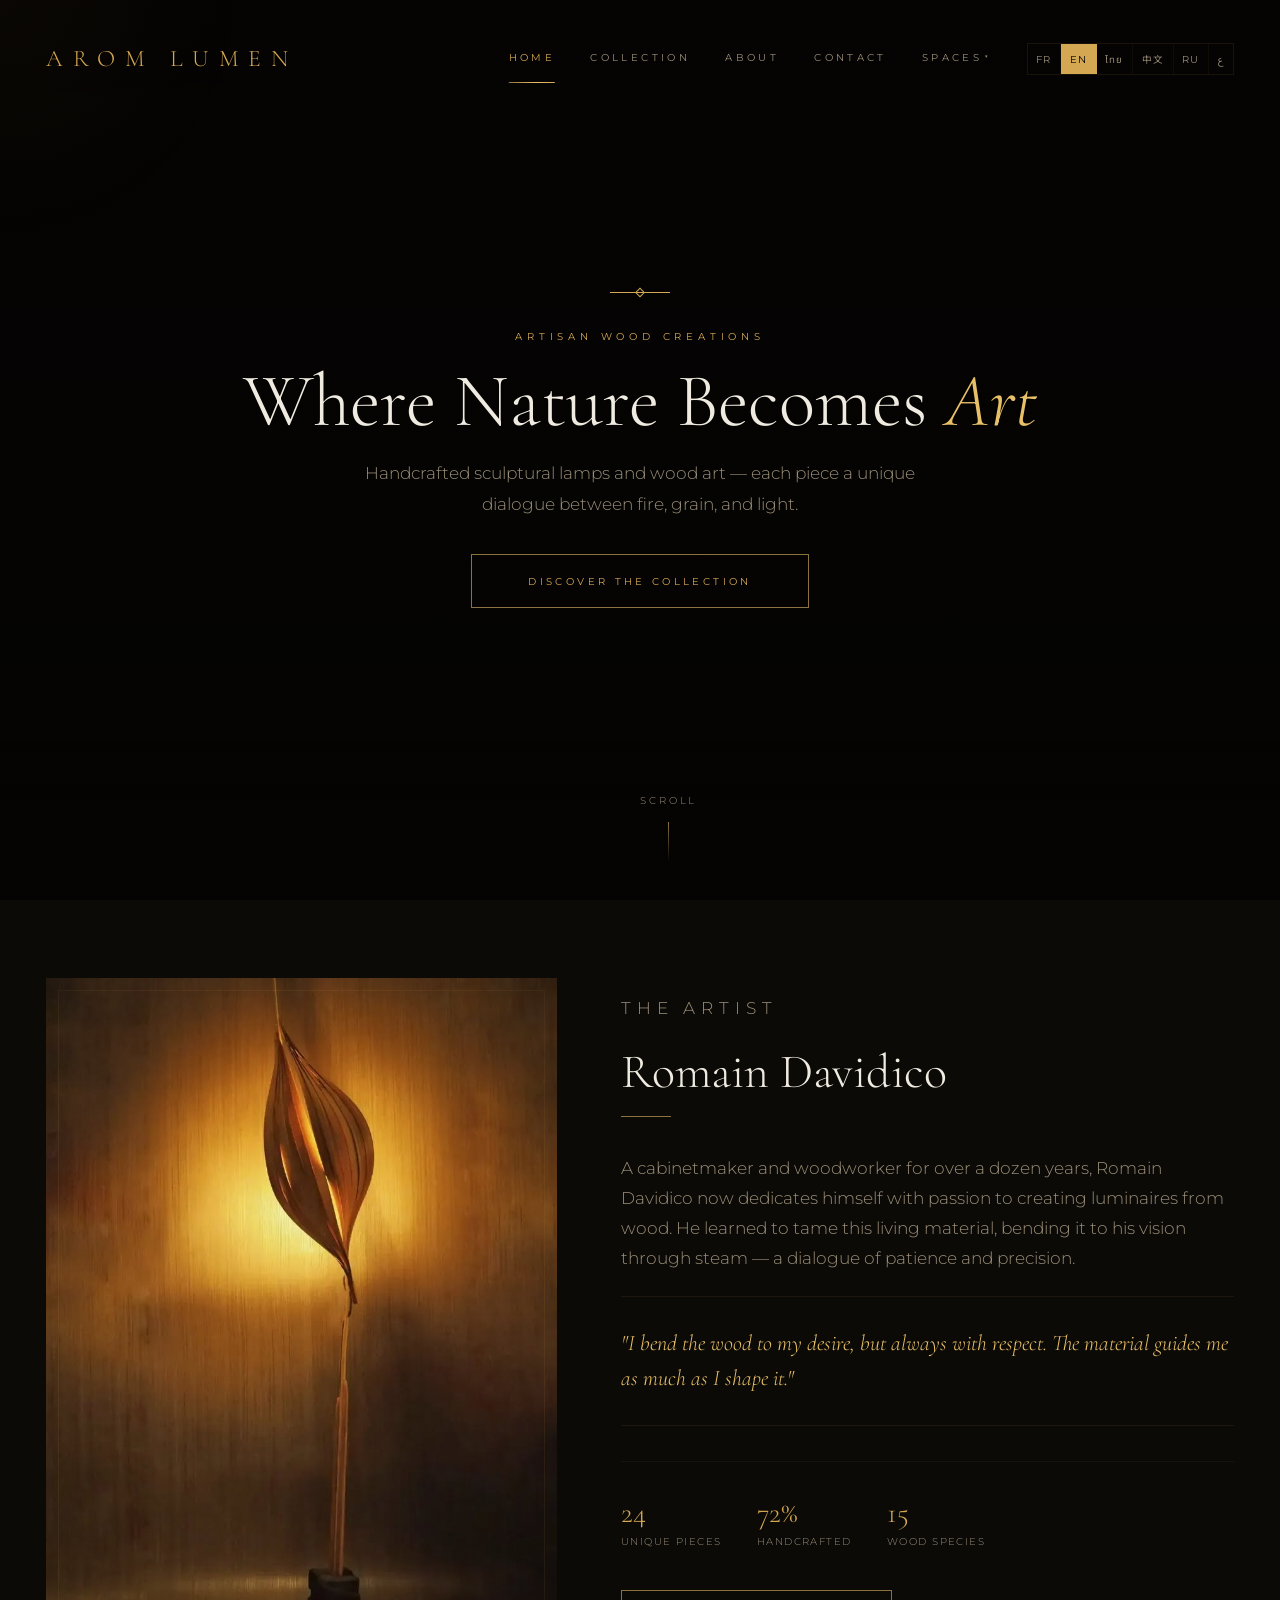
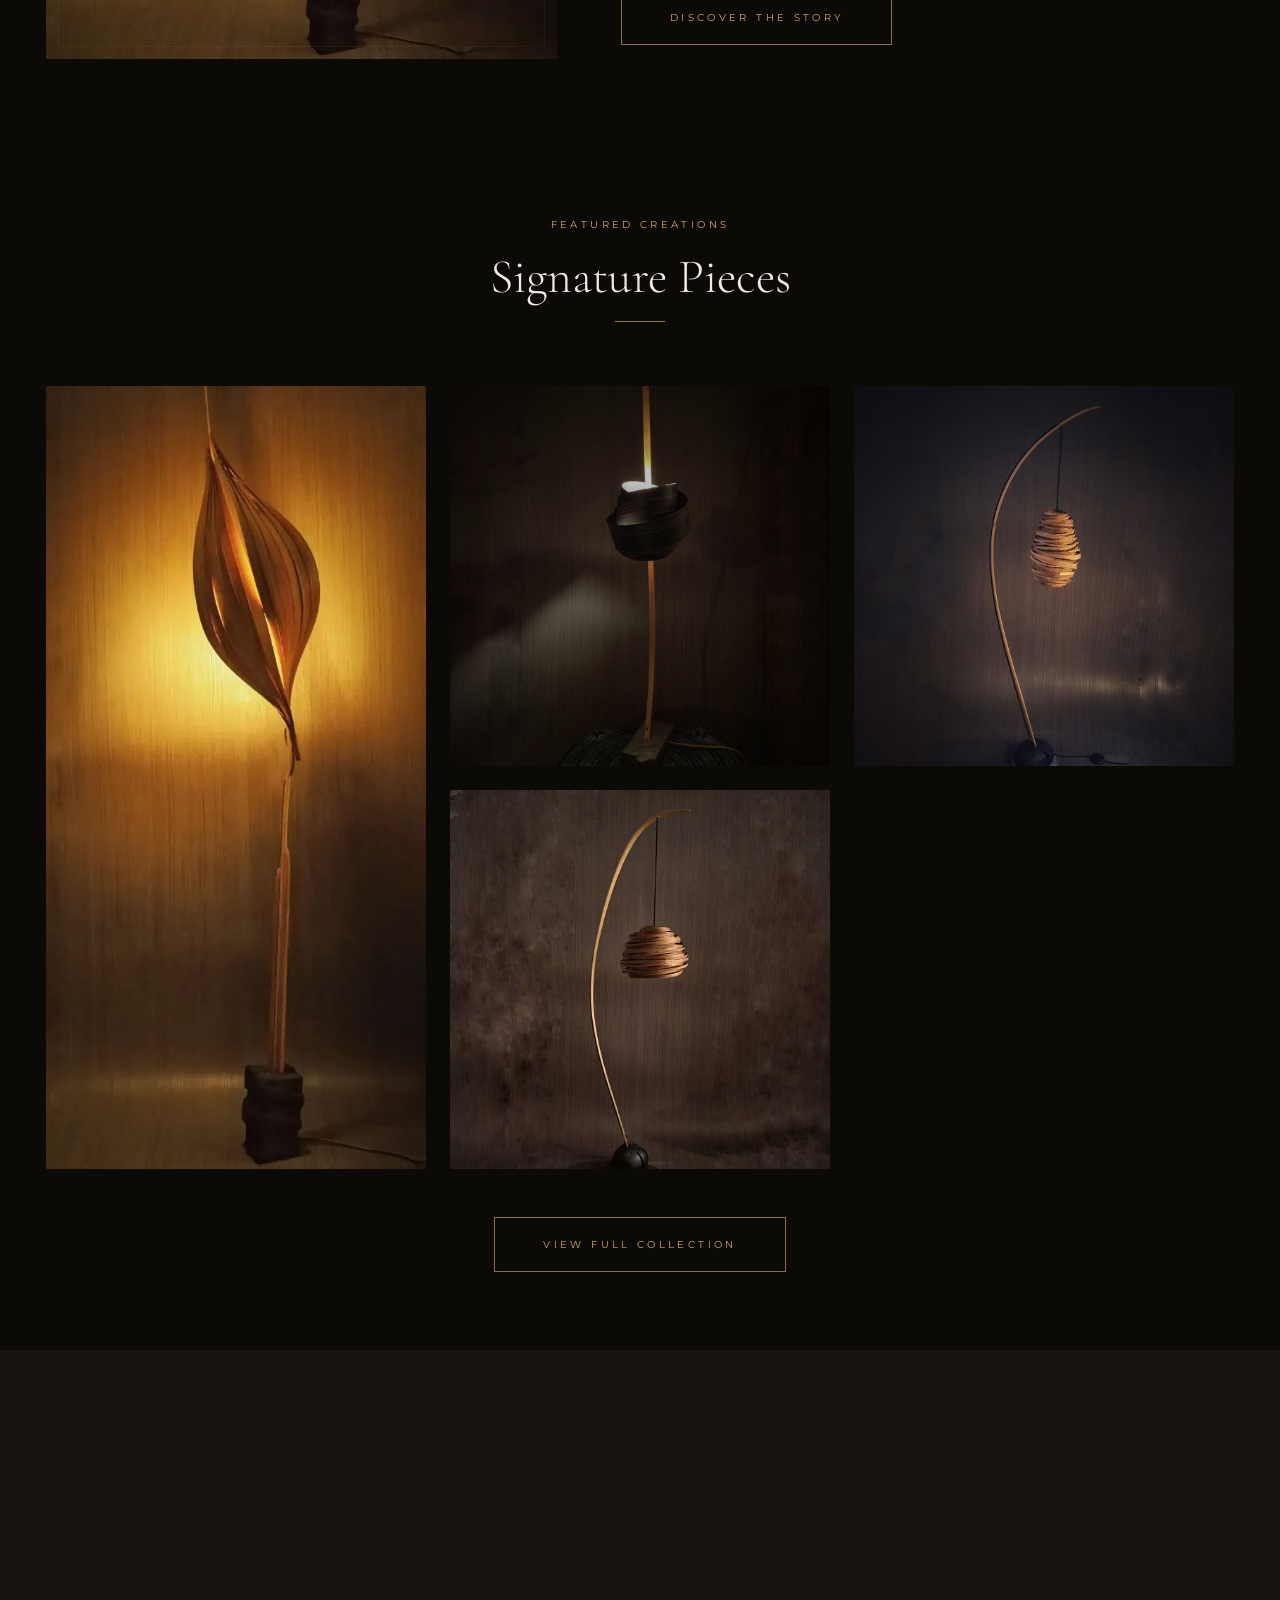
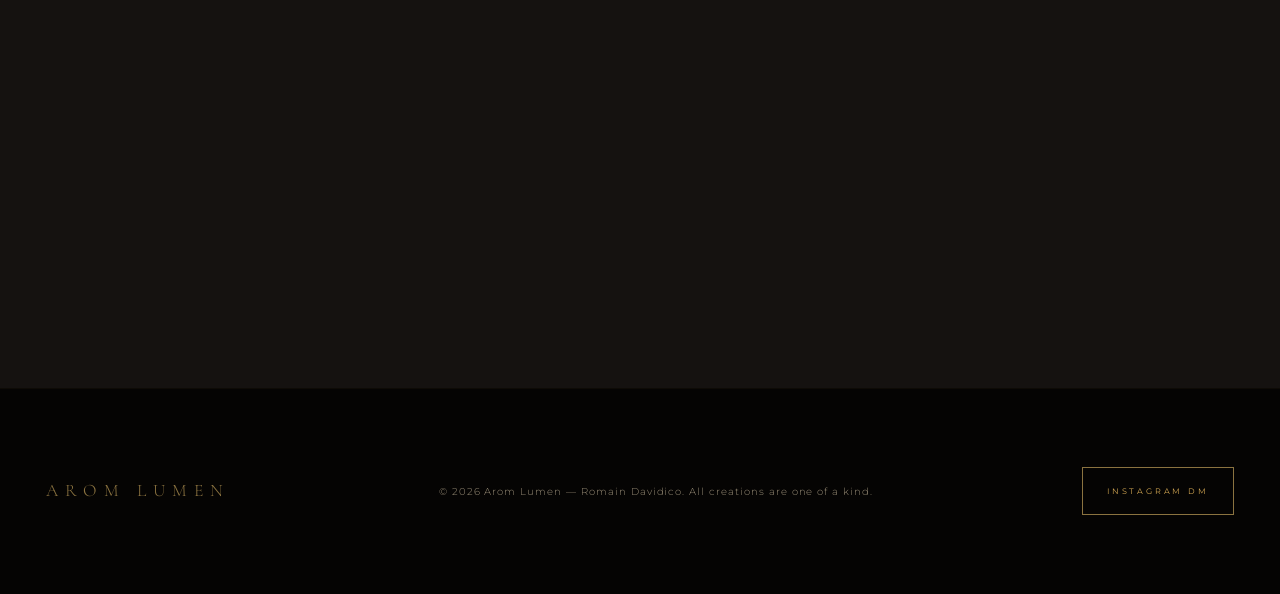
<file: index.html>
<!DOCTYPE html>
<html lang="en" dir="ltr">
<head>
    <meta charset="UTF-8">
    <meta name="viewport" content="width=device-width, initial-scale=1.0">
    <meta name="view-transition" content="same-origin">
    <title>AROM LUMEN — Handcrafted Sculptural Lamps & Wood Art by Romain Davidico</title>
    <meta name="description" content="Discover unique handcrafted sculptural lamps and decorative wood art by artisan Romain Davidico. Each piece is a one-of-a-kind dialogue between fire, grain, and light.">
    <link rel="canonical" href="https://aromlumen.com/">
    <link rel="icon" href="favicon.svg">

    <!-- Open Graph -->
    <meta property="og:type" content="website">
    <meta property="og:title" content="AROM LUMEN — Handcrafted Sculptural Lamps & Wood Art">
    <meta property="og:description" content="Unique handcrafted sculptural lamps and decorative wood art by artisan Romain Davidico. Each piece a dialogue between fire, grain, and light.">
    <meta property="og:image" content="https://aromlumen.com/images/06.jpg">
    <meta property="og:url" content="https://aromlumen.com/">
    <meta property="og:site_name" content="Arom Lumen">
    <meta property="og:locale" content="en_US">

    <!-- Twitter Card -->
    <meta name="twitter:card" content="summary_large_image">
    <meta name="twitter:title" content="AROM LUMEN — Handcrafted Sculptural Lamps & Wood Art">
    <meta name="twitter:description" content="Unique handcrafted sculptural lamps and decorative wood art by artisan Romain Davidico.">
    <meta name="twitter:image" content="https://aromlumen.com/images/06.jpg">

    <!-- Preconnect & Fonts -->
    <link rel="preconnect" href="https://fonts.googleapis.com">
    <link rel="preconnect" href="https://fonts.gstatic.com" crossorigin>
    <link href="https://fonts.googleapis.com/css2?family=Cormorant+Garamond:ital,wght@0,300;0,400;0,500;0,600;0,700;1,300;1,400&family=Montserrat:wght@200;300;400;500;600&family=Noto+Sans+Thai:wght@200;300;400;500&family=Noto+Sans+SC:wght@200;300;400;500&family=Noto+Sans+Arabic:wght@200;300;400;500&display=swap" rel="stylesheet">

    <!-- Preload hero image -->
    <link rel="preload" as="image" href="images/06.jpg">

    <link rel="stylesheet" href="css/style.css">

    <!-- Structured Data: Organization + WebSite -->
    <script type="application/ld+json">
    {
        "@context": "https://schema.org",
        "@graph": [
            {
                "@type": "Organization",
                "@id": "https://aromlumen.com/#organization",
                "name": "Arom Lumen",
                "url": "https://aromlumen.com",
                "logo": "https://aromlumen.com/images/profile.jpg",
                "description": "Handcrafted sculptural lamps and decorative wood art by Romain Davidico.",
                "founder": {
                    "@type": "Person",
                    "name": "Romain Davidico"
                },
                "sameAs": [
                    "https://www.instagram.com/arom_lumen/"
                ],
                "contactPoint": {
                    "@type": "ContactPoint",
                    "contactType": "customer service",
                    "email": "contact@aromphuc.com",
                    "url": "https://ig.me/m/arom_lumen"
                }
            },
            {
                "@type": "WebSite",
                "@id": "https://aromlumen.com/#website",
                "name": "Arom Lumen",
                "url": "https://aromlumen.com",
                "publisher": { "@id": "https://aromlumen.com/#organization" }
            }
        ]
    }
    </script>
</head>
<body>

<!-- Skip to content -->
<a href="#main-content" class="skip-link" aria-label="Skip to main content">Skip to main content</a>

<!-- Loader -->
<div class="loader" id="loader" role="status" aria-label="Loading page">
    <div class="loader-logo">Arom Lumen</div>
    <div class="loader-bar"></div>
</div>

<!-- Cursor Glow -->
<div class="cursor-glow" id="cursorGlow" aria-hidden="true"></div>

<!-- Navigation -->
<header>
    <nav id="navbar" aria-label="Main navigation">
        <a href="index.html" class="nav-logo" aria-label="Arom Lumen — Home">Arom Lumen</a>
        <div class="nav-right">
            <ul class="nav-links" id="navLinks" role="list">
                <li><a href="index.html" class="active" data-i18n="nav_home" aria-current="page">Home</a></li>
                <li><a href="collection.html" data-i18n="nav_collection">Collection</a></li>
                <li><a href="about.html" data-i18n="nav_about">About</a></li>
                <li><a href="contact.html" data-i18n="nav_contact">Contact</a></li>
                <li class="nav-dropdown">
                    <a href="#" data-i18n="nav_spaces">Spaces <span class="dd-arrow" aria-hidden="true">&#9662;</span></a>
                    <ul class="nav-dropdown-menu">
                        <li><a href="hotels.html" data-i18n="nav_hotels">Hotels</a></li>
                        <li><a href="villas.html" data-i18n="nav_villas">Villas</a></li>
                        <li><a href="offices.html" data-i18n="nav_offices">Offices</a></li>
                        <li><a href="restaurants.html" data-i18n="nav_restaurants">Restaurants</a></li>
                        <li><a href="exhibitions.html" data-i18n="nav_exhibitions">Exhibitions</a></li>
                        <li><a href="architects.html" data-i18n="nav_architects">Architects</a></li>
                    </ul>
                </li>
            </ul>
            <div class="lang-switch" id="langSwitch" role="group" aria-label="Language switcher">
                <button class="lang-btn" data-lang="fr" aria-label="Fran&#231;ais">FR</button>
                <button class="lang-btn active" data-lang="en" aria-label="English" aria-pressed="true">EN</button>
                <button class="lang-btn" data-lang="th" aria-label="&#xE44;&#xE17;&#xE22;">&#xE44;&#xE17;&#xE22;</button>
                <button class="lang-btn" data-lang="zh" aria-label="&#x4E2D;&#x6587;">&#x4E2D;&#x6587;</button>
                <button class="lang-btn" data-lang="ru" aria-label="&#x0420;&#x0443;&#x0441;&#x0441;&#x043A;&#x0438;&#x0439;">RU</button>
                <button class="lang-btn" data-lang="ar" aria-label="&#x0627;&#x0644;&#x0639;&#x0631;&#x0628;&#x064A;&#x0629;">&#x0639;</button>
            </div>
            <button class="nav-hamburger" id="hamburger" aria-label="Toggle menu" aria-expanded="false"><span></span><span></span><span></span></button>
        </div>
    </nav>
</header>

<main id="main-content">
    <!-- HERO -->
    <section class="hero" aria-label="Hero introduction">
        <div class="hero-bg" aria-hidden="true"></div>
        <div class="hero-content">
            <div class="hero-ornament" aria-hidden="true"></div>
            <p class="hero-sub" data-i18n="hero_sub">Artisan Wood Creations</p>
            <h1 class="hero-title" data-i18n="hero_title">Where Nature Becomes <em>Art</em></h1>
            <p class="hero-desc" data-i18n="hero_desc">Handcrafted sculptural lamps and wood art — each piece a unique dialogue between fire, grain, and light.</p>
            <a href="collection.html" class="hero-cta" data-i18n="hero_cta">Discover the Collection</a>
        </div>
        <div class="hero-scroll" aria-hidden="true"><span data-i18n="scroll">Scroll</span><div class="line"></div></div>
    </section>

    <!-- ARTIST INTRO -->
    <section class="story" id="story" aria-labelledby="story-heading">
        <div class="story-grid">
            <figure class="story-portrait reveal">
                <img src="images/06.jpg" alt="Portrait of Romain Davidico, artisan woodworker and creator of Arom Lumen sculptural lamps" loading="lazy" width="600" height="800">
            </figure>
            <div class="story-text reveal">
                <p class="s-label" data-i18n="story_label">The Artist</p>
                <h2 class="s-title" id="story-heading" data-i18n="story_title">Romain Davidico</h2>
                <div class="s-div" aria-hidden="true"></div>
                <p data-i18n="story_p1">A cabinetmaker and woodworker for over a dozen years, Romain Davidico now dedicates himself with passion to creating luminaires from wood. He learned to tame this living material, bending it to his vision through steam — a dialogue of patience and precision.</p>
                <blockquote>
                    <p class="quote" data-i18n="story_quote">"I bend the wood to my desire, but always with respect. The material guides me as much as I shape it."</p>
                </blockquote>
                <div class="story-stats" role="list" aria-label="Key statistics">
                    <div role="listitem"><div class="num">32</div><div class="lbl" data-i18n="stat_pieces">Unique Pieces</div></div>
                    <div role="listitem"><div class="num">100%</div><div class="lbl" data-i18n="stat_handmade">Handcrafted</div></div>
                    <div role="listitem"><div class="num">15</div><div class="lbl" data-i18n="stat_woods">Wood Species</div></div>
                </div>
                <a href="about.html" class="btn-o" data-i18n="discover_story" style="margin-top:2.5rem">Discover the Story</a>
            </div>
        </div>
    </section>

    <!-- FEATURED PRODUCTS -->
    <section class="creations" id="featuredProducts" aria-labelledby="featured-heading">
        <div style="text-align:center;max-width:600px;margin:0 auto 4rem">
            <p class="s-label" data-i18n="featured_label">Featured Creations</p>
            <h2 class="s-title" id="featured-heading" data-i18n="featured_title">Signature Pieces</h2>
            <div class="s-div" style="margin:0 auto 2rem" aria-hidden="true"></div>
        </div>
        <div class="gallery-grid" id="featuredGrid" role="list" aria-label="Featured products"></div>
        <div style="text-align:center;margin-top:3rem">
            <a href="collection.html" class="btn-o" data-i18n="view_collection">View Full Collection</a>
        </div>
    </section>

    <!-- IMAGINE WITH ROMAIN -->
    <section class="hotel-cta" aria-labelledby="imagine-heading">
        <div class="inner reveal">
            <p class="s-label" data-i18n="imagine_label">Bespoke Creations</p>
            <h2 class="s-title" id="imagine-heading" data-i18n="imagine_title">Imagine with Romain</h2>
            <div class="s-div" style="margin:0 auto 2rem" aria-hidden="true"></div>
            <p data-i18n="imagine_desc">Every space tells a story. Whether for a hotel lobby, a private villa, a restaurant, or a gallery — Romain designs each piece as a unique response to your vision.</p>
            <div style="display:flex;gap:1rem;justify-content:center;margin-top:2.5rem;flex-wrap:wrap">
                <a href="hotels.html" class="btn-o" data-i18n="nav_hotels">Hotels</a>
                <a href="villas.html" class="btn-o" data-i18n="nav_villas">Villas</a>
                <a href="restaurants.html" class="btn-o" data-i18n="nav_restaurants">Restaurants</a>
                <a href="offices.html" class="btn-o" data-i18n="nav_offices">Offices</a>
                <a href="exhibitions.html" class="btn-o" data-i18n="nav_exhibitions">Exhibitions</a>
                <a href="architects.html" class="btn-o" data-i18n="nav_architects">Architects</a>
            </div>
            <div style="margin-top:2rem">
                <a href="https://ig.me/m/arom_lumen" target="_blank" rel="noopener noreferrer" class="btn-p" data-i18n="imagine_cta">Book a Consultation on Instagram</a>
            </div>
        </div>
    </section>
</main>

<footer role="contentinfo">
    <div class="footer-content">
        <div class="footer-logo">Arom Lumen</div>
        <p class="footer-text">&copy; 2026 Arom Lumen — Romain Davidico. <span data-i18n="footer">All creations are one of a kind.</span></p>
        <a href="https://ig.me/m/arom_lumen" target="_blank" rel="noopener noreferrer" class="btn-o" style="padding:.6rem 1.5rem;font-size:.5rem" aria-label="Contact us via Instagram Direct Message">Instagram DM</a>
    </div>
</footer>

<script src="js/products.js"></script>
<script src="js/main.js"></script>
<script>
// Render 4 featured products
function renderFeatured() {
    const grid = document.getElementById('featuredGrid');
    if (!grid || typeof PRODUCTS === 'undefined') return;
    const featured = PRODUCTS.filter(p => p.featured);
    grid.innerHTML = featured.map((p, i) => {
        const cls = i === 0 ? 'tall' : '';
        return '<a href="piece.html?id=' + p.id + '" class="g-item ' + cls + ' reveal" role="listitem" aria-label="' + p.name + ' — ' + p.price + '">' +
            '<img src="' + p.images[0] + '" alt="' + p.name + ' — handcrafted sculptural lamp by Arom Lumen" loading="lazy" width="600" height="800">' +
            '<div class="g-overlay">' +
            '<h3>' + p.name + '</h3>' +
            '<span>' + p.height + '</span>' +
            '<div class="price">' + p.price + '</div>' +
            '<div class="sold">Sold Out</div>' +
            '</div></a>';
    }).join('');
    // Re-observe reveals
    const obs = new IntersectionObserver(e => e.forEach(en => { if (en.isIntersecting) { en.target.classList.add('visible'); obs.unobserve(en.target); } }), { threshold: 0.12 });
    grid.querySelectorAll('.reveal').forEach(el => obs.observe(el));
}
document.addEventListener('DOMContentLoaded', renderFeatured);
</script>
</body>
</html>
</file>
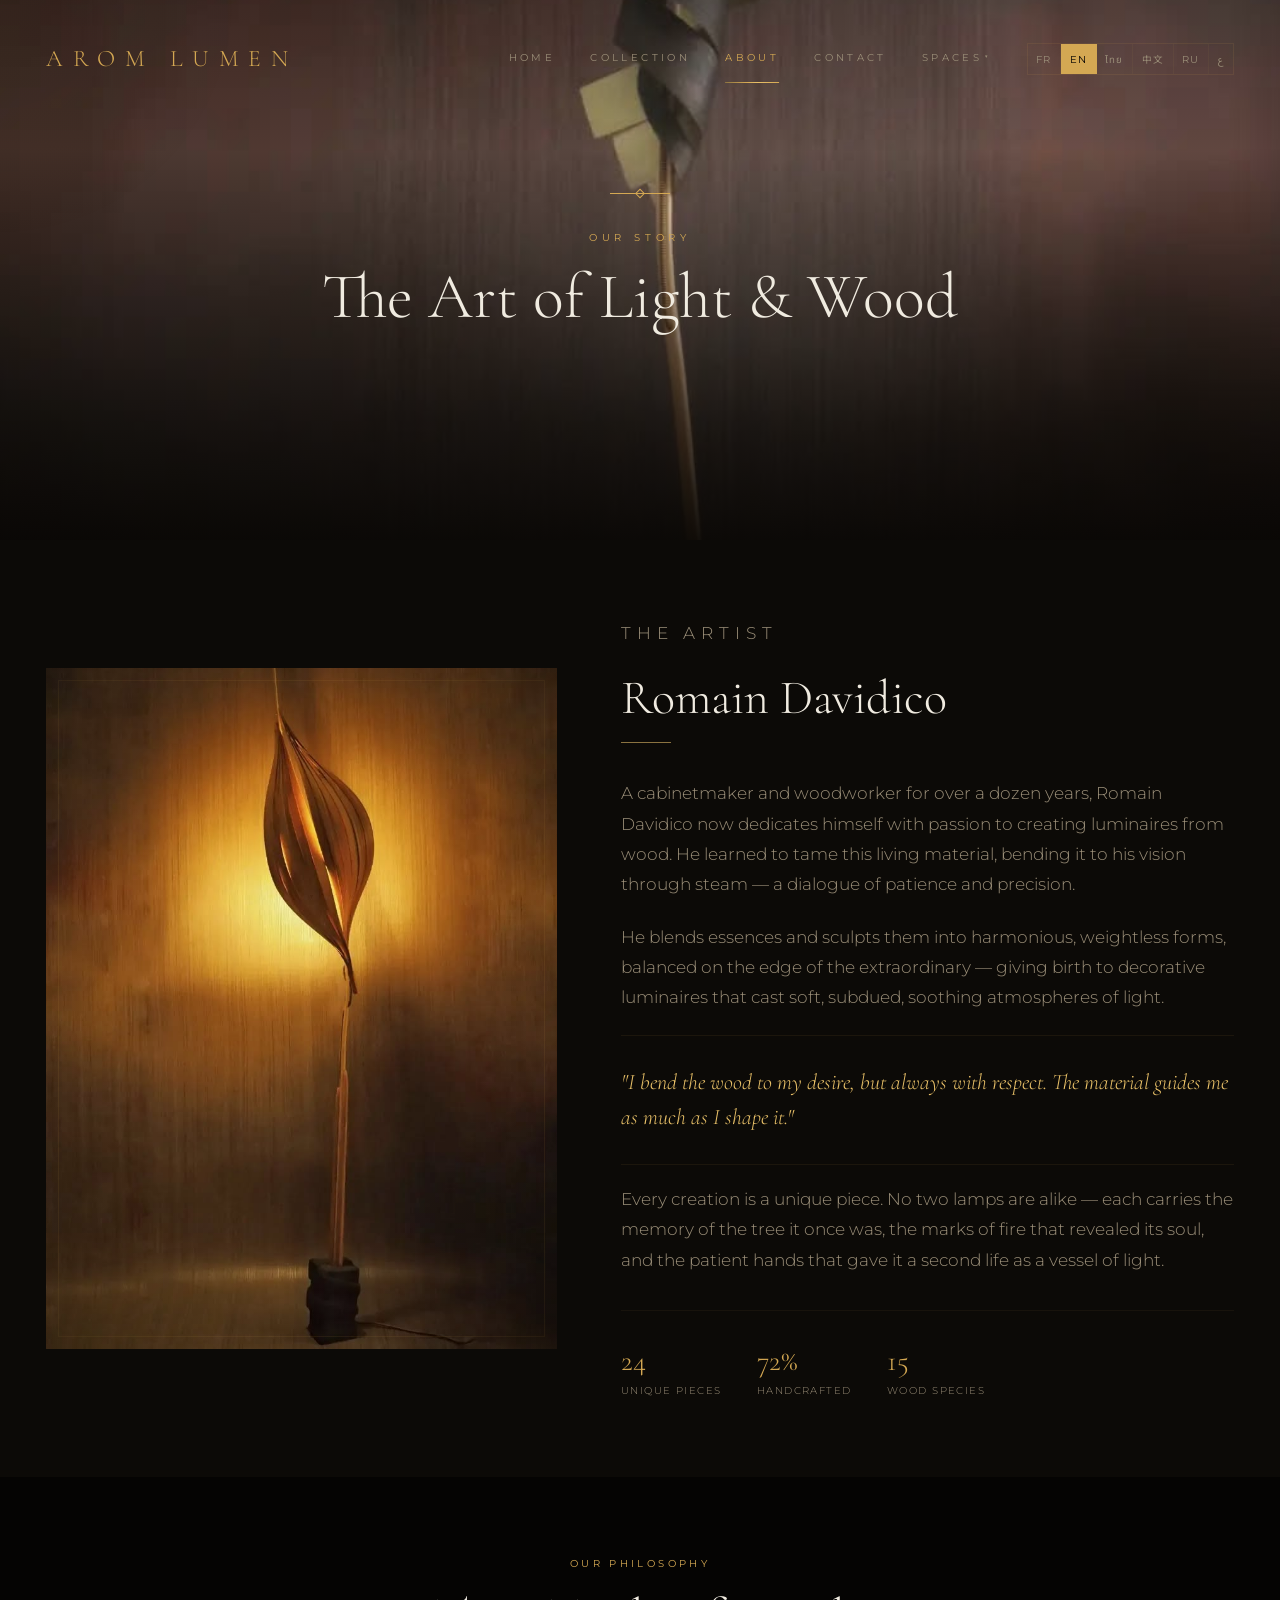
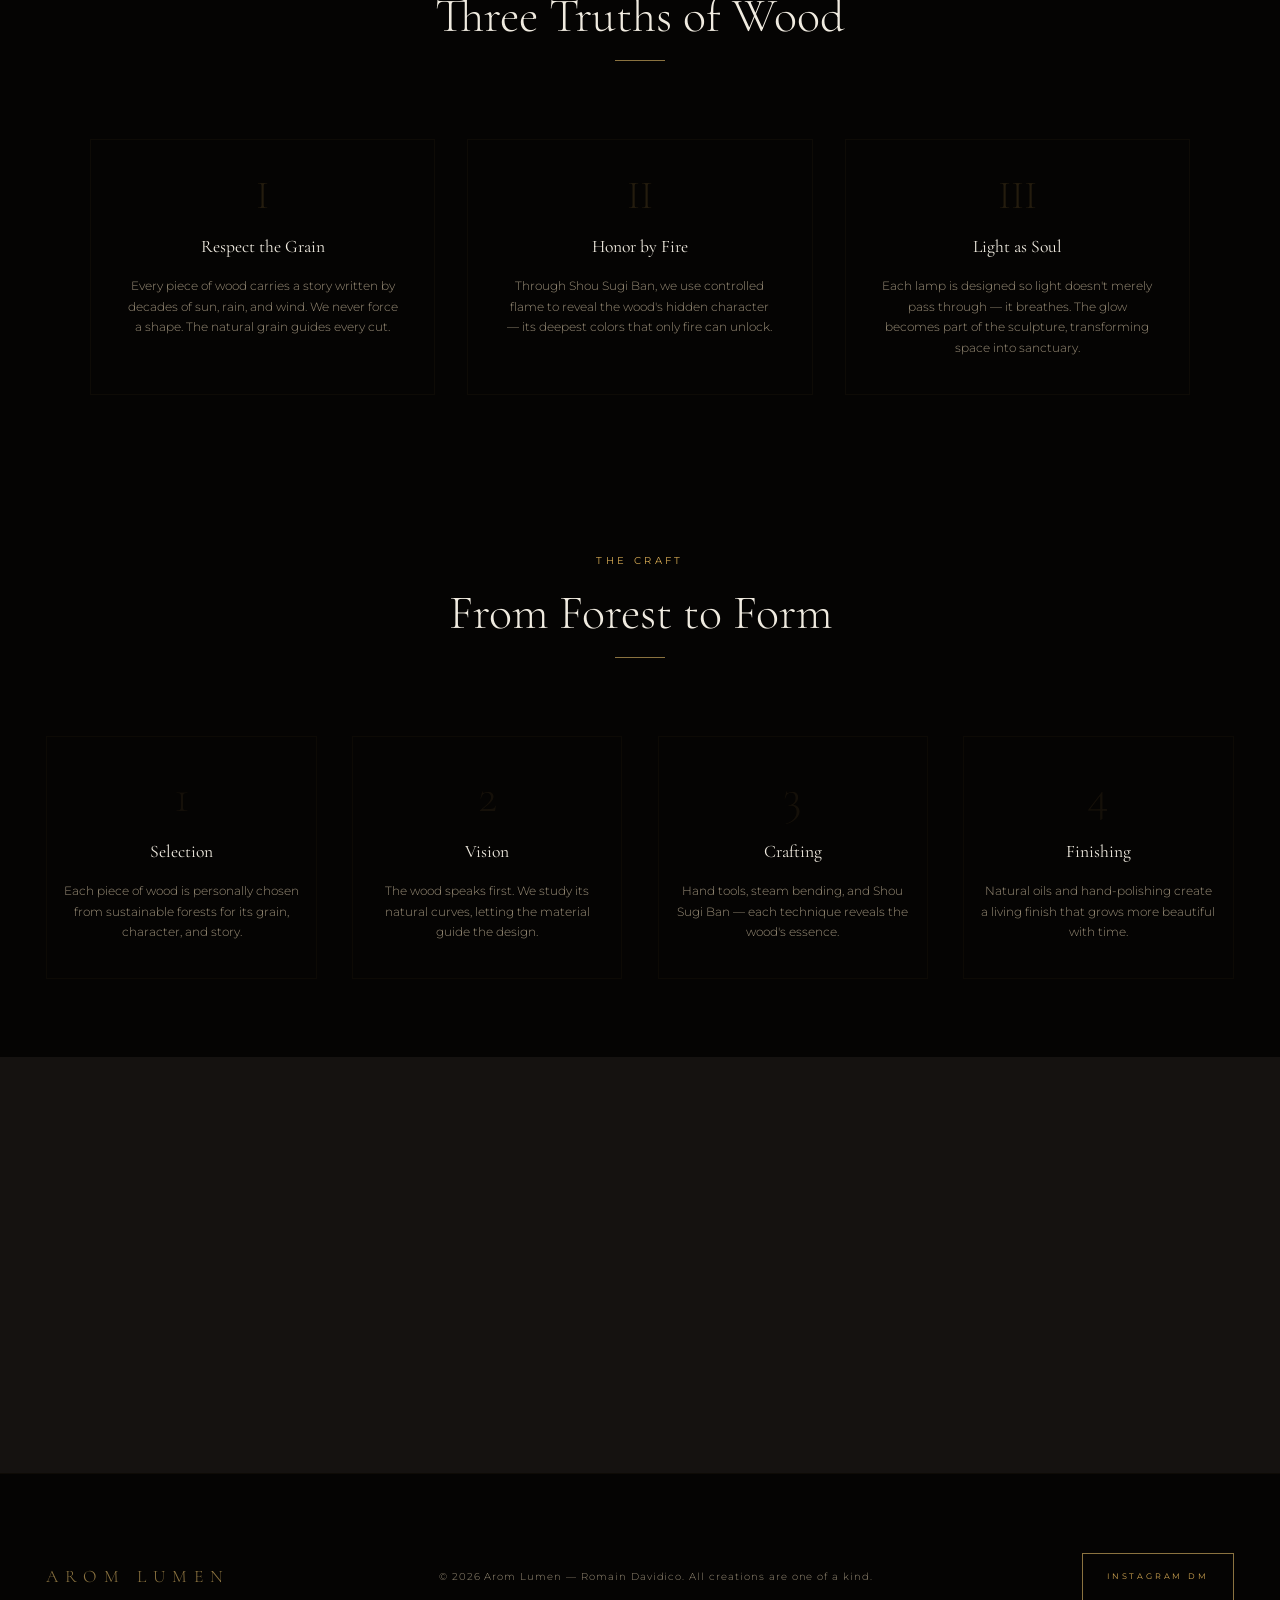
<file: about.html>
<!DOCTYPE html>
<html lang="en" dir="ltr">
<head>
    <meta charset="UTF-8">
    <meta name="viewport" content="width=device-width, initial-scale=1.0">
    <meta name="view-transition" content="same-origin">
    <title>About Romain Davidico — AROM LUMEN | Artisan Woodworker</title>
    <meta name="description" content="The story of Romain Davidico, artisan woodworker and creator of Arom Lumen. Over a dozen years of cabinetmaking, steam-bending, and Shou Sugi Ban craftsmanship.">
    <link rel="canonical" href="https://aromlumen.com/about.html">
    <link rel="icon" href="favicon.svg">

    <!-- Open Graph -->
    <meta property="og:type" content="profile">
    <meta property="og:title" content="About Romain Davidico — AROM LUMEN | Artisan Woodworker">
    <meta property="og:description" content="The story of Romain Davidico, artisan woodworker and creator of Arom Lumen sculptural lamps.">
    <meta property="og:image" content="https://aromlumen.com/images/profile.jpg">
    <meta property="og:url" content="https://aromlumen.com/about.html">
    <meta property="og:site_name" content="Arom Lumen">
    <meta property="profile:first_name" content="Romain">
    <meta property="profile:last_name" content="Davidico">

    <!-- Twitter Card -->
    <meta name="twitter:card" content="summary_large_image">
    <meta name="twitter:title" content="About Romain Davidico — AROM LUMEN">
    <meta name="twitter:description" content="The story of artisan woodworker Romain Davidico, creator of Arom Lumen sculptural lamps.">
    <meta name="twitter:image" content="https://aromlumen.com/images/profile.jpg">

    <!-- Preconnect & Fonts -->
    <link rel="preconnect" href="https://fonts.googleapis.com">
    <link rel="preconnect" href="https://fonts.gstatic.com" crossorigin>
    <link href="https://fonts.googleapis.com/css2?family=Cormorant+Garamond:ital,wght@0,300;0,400;0,500;0,600;0,700;1,300;1,400&family=Montserrat:wght@200;300;400;500;600&family=Noto+Sans+Thai:wght@200;300;400;500&family=Noto+Sans+SC:wght@200;300;400;500&family=Noto+Sans+Arabic:wght@200;300;400;500&display=swap" rel="stylesheet">

    <!-- Preload hero image -->
    <link rel="preload" as="image" href="images/05.jpg">

    <link rel="stylesheet" href="css/style.css">

    <!-- Structured Data: Person -->
    <script type="application/ld+json">
    {
        "@context": "https://schema.org",
        "@type": "Person",
        "@id": "https://aromlumen.com/#person",
        "name": "Romain Davidico",
        "jobTitle": "Artisan Woodworker & Lamp Designer",
        "description": "Cabinetmaker and woodworker for over a dozen years, creator of Arom Lumen sculptural lamps.",
        "image": "https://aromlumen.com/images/06.jpg",
        "url": "https://aromlumen.com/about.html",
        "sameAs": [
            "https://www.instagram.com/arom_lumen/"
        ],
        "worksFor": {
            "@type": "Organization",
            "@id": "https://aromlumen.com/#organization"
        },
        "knowsAbout": ["Cabinetmaking", "Steam Bending", "Shou Sugi Ban", "Sculptural Lighting", "Wood Art"]
    }
    </script>
</head>
<body>

<!-- Skip to content -->
<a href="#main-content" class="skip-link" aria-label="Skip to main content">Skip to main content</a>

<!-- Loader -->
<div class="loader" id="loader" role="status" aria-label="Loading page">
    <div class="loader-logo">Arom Lumen</div>
    <div class="loader-bar"></div>
</div>

<!-- Cursor Glow -->
<div class="cursor-glow" id="cursorGlow" aria-hidden="true"></div>

<!-- Navigation -->
<header>
    <nav id="navbar" aria-label="Main navigation">
        <a href="index.html" class="nav-logo" aria-label="Arom Lumen — Home">Arom Lumen</a>
        <div class="nav-right">
            <ul class="nav-links" id="navLinks" role="list">
                <li><a href="index.html" data-i18n="nav_home">Home</a></li>
                <li><a href="collection.html" data-i18n="nav_collection">Collection</a></li>
                <li><a href="about.html" class="active" data-i18n="nav_about" aria-current="page">About</a></li>
                <li><a href="contact.html" data-i18n="nav_contact">Contact</a></li>
                <li class="nav-dropdown">
                    <a href="#" data-i18n="nav_spaces">Spaces <span class="dd-arrow" aria-hidden="true">&#9662;</span></a>
                    <ul class="nav-dropdown-menu">
                        <li><a href="hotels.html" data-i18n="nav_hotels">Hotels</a></li>
                        <li><a href="villas.html" data-i18n="nav_villas">Villas</a></li>
                        <li><a href="offices.html" data-i18n="nav_offices">Offices</a></li>
                        <li><a href="restaurants.html" data-i18n="nav_restaurants">Restaurants</a></li>
                        <li><a href="exhibitions.html" data-i18n="nav_exhibitions">Exhibitions</a></li>
                        <li><a href="architects.html" data-i18n="nav_architects">Architects</a></li>
                    </ul>
                </li>
            </ul>
            <div class="lang-switch" id="langSwitch" role="group" aria-label="Language switcher">
                <button class="lang-btn" data-lang="fr" aria-label="Fran&#231;ais">FR</button>
                <button class="lang-btn active" data-lang="en" aria-label="English" aria-pressed="true">EN</button>
                <button class="lang-btn" data-lang="th" aria-label="&#xE44;&#xE17;&#xE22;">&#xE44;&#xE17;&#xE22;</button>
                <button class="lang-btn" data-lang="zh" aria-label="&#x4E2D;&#x6587;">&#x4E2D;&#x6587;</button>
                <button class="lang-btn" data-lang="ru" aria-label="&#x0420;&#x0443;&#x0441;&#x0441;&#x043A;&#x0438;&#x0439;">RU</button>
                <button class="lang-btn" data-lang="ar" aria-label="&#x0627;&#x0644;&#x0639;&#x0631;&#x0628;&#x064A;&#x0629;">&#x0639;</button>
            </div>
            <button class="nav-hamburger" id="hamburger" aria-label="Toggle menu" aria-expanded="false"><span></span><span></span><span></span></button>
        </div>
    </nav>
</header>

<main id="main-content">
    <!-- ABOUT HERO -->
    <section class="hero" style="min-height:60vh;height:60vh" aria-label="About page hero">
        <div class="hero-bg" style="background:linear-gradient(180deg,rgba(8,6,4,.3) 0%,rgba(8,6,4,.05) 30%,rgba(8,6,4,.7) 75%,rgba(8,6,4,1) 100%),url('images/05.jpg') center/cover no-repeat" aria-hidden="true"></div>
        <div class="hero-content">
            <div class="hero-ornament" aria-hidden="true"></div>
            <p class="hero-sub" data-i18n="about_label">Our Story</p>
            <h1 class="hero-title" style="font-size:clamp(2rem,5vw,4rem)" data-i18n="about_title">The Art of Light & Wood</h1>
        </div>
    </section>

    <!-- FULL ARTIST STORY -->
    <section class="story" id="story" aria-labelledby="artist-heading">
        <div class="story-grid">
            <figure class="story-portrait reveal">
                <img src="images/06.jpg" alt="Portrait of Romain Davidico in his workshop, crafting a sculptural lamp" loading="lazy" width="600" height="800">
            </figure>
            <article class="story-text reveal">
                <p class="s-label" data-i18n="story_label">The Artist</p>
                <h2 class="s-title" id="artist-heading" data-i18n="story_title">Romain Davidico</h2>
                <div class="s-div" aria-hidden="true"></div>
                <p data-i18n="story_p1">A cabinetmaker and woodworker for over a dozen years, Romain Davidico now dedicates himself with passion to creating luminaires from wood. He learned to tame this living material, bending it to his vision through steam — a dialogue of patience and precision.</p>
                <p data-i18n="story_p2">He blends essences and sculpts them into harmonious, weightless forms, balanced on the edge of the extraordinary — giving birth to decorative luminaires that cast soft, subdued, soothing atmospheres of light.</p>
                <blockquote>
                    <p class="quote" data-i18n="story_quote">"I bend the wood to my desire, but always with respect. The material guides me as much as I shape it."</p>
                </blockquote>
                <p data-i18n="story_p3">Every creation is a unique piece. No two lamps are alike — each carries the memory of the tree it once was, the marks of fire that revealed its soul, and the patient hands that gave it a second life as a vessel of light.</p>
                <div class="story-stats" role="list" aria-label="Key statistics">
                    <div role="listitem"><div class="num">32</div><div class="lbl" data-i18n="stat_pieces">Unique Pieces</div></div>
                    <div role="listitem"><div class="num">100%</div><div class="lbl" data-i18n="stat_handmade">Handcrafted</div></div>
                    <div role="listitem"><div class="num">15</div><div class="lbl" data-i18n="stat_woods">Wood Species</div></div>
                </div>
            </article>
        </div>
    </section>

    <!-- PHILOSOPHY -->
    <section class="philosophy" id="philosophy" aria-labelledby="philo-heading">
        <div style="text-align:center;max-width:600px;margin:0 auto">
            <p class="s-label" data-i18n="philo_label">Our Philosophy</p>
            <h2 class="s-title" id="philo-heading" data-i18n="philo_title">Three Truths of Wood</h2>
            <div class="s-div" style="margin:0 auto 2rem" aria-hidden="true"></div>
        </div>
        <div class="philo-grid" role="list">
            <article class="philo-card reveal" role="listitem">
                <div class="icon" aria-hidden="true">I</div>
                <h3 data-i18n="philo_1t">Respect the Grain</h3>
                <p data-i18n="philo_1d">Every piece of wood carries a story written by decades of sun, rain, and wind. We never force a shape. The natural grain guides every cut.</p>
            </article>
            <article class="philo-card reveal" role="listitem">
                <div class="icon" aria-hidden="true">II</div>
                <h3 data-i18n="philo_2t">Honor by Fire</h3>
                <p data-i18n="philo_2d">Through Shou Sugi Ban, we use controlled flame to reveal the wood's hidden character — its deepest colors that only fire can unlock.</p>
            </article>
            <article class="philo-card reveal" role="listitem">
                <div class="icon" aria-hidden="true">III</div>
                <h3 data-i18n="philo_3t">Light as Soul</h3>
                <p data-i18n="philo_3d">Each lamp is designed so light doesn't merely pass through — it breathes. The glow becomes part of the sculpture, transforming space into sanctuary.</p>
            </article>
        </div>
    </section>

    <!-- PROCESS -->
    <section class="process" id="process" aria-labelledby="process-heading">
        <div class="process-header">
            <p class="s-label" data-i18n="proc_label">The Craft</p>
            <h2 class="s-title" id="process-heading" data-i18n="proc_title">From Forest to Form</h2>
            <div class="s-div" aria-hidden="true"></div>
        </div>
        <div class="process-steps" role="list">
            <article class="p-step reveal" role="listitem"><div class="num" aria-hidden="true">01</div><h3 data-i18n="s1t">Selection</h3><p data-i18n="s1d">Each piece of wood is personally chosen from sustainable forests for its grain, character, and story.</p></article>
            <article class="p-step reveal" role="listitem"><div class="num" aria-hidden="true">02</div><h3 data-i18n="s2t">Vision</h3><p data-i18n="s2d">The wood speaks first. We study its natural curves, letting the material guide the design.</p></article>
            <article class="p-step reveal" role="listitem"><div class="num" aria-hidden="true">03</div><h3 data-i18n="s3t">Crafting</h3><p data-i18n="s3d">Hand tools, steam bending, and Shou Sugi Ban — each technique reveals the wood's essence.</p></article>
            <article class="p-step reveal" role="listitem"><div class="num" aria-hidden="true">04</div><h3 data-i18n="s4t">Finishing</h3><p data-i18n="s4d">Natural oils and hand-polishing create a living finish that grows more beautiful with time.</p></article>
        </div>
    </section>

    <!-- CTA -->
    <section class="hotel-cta" aria-labelledby="about-cta-heading">
        <div class="inner reveal">
            <h2 class="s-title" id="about-cta-heading" data-i18n="htl_title">Transform Your Spaces</h2>
            <div class="s-div" style="margin:0 auto 2rem" aria-hidden="true"></div>
            <p data-i18n="ct_desc">Whether for a single statement piece or a full hotel collection, we bring your vision to life with bespoke craftsmanship.</p>
            <div style="display:flex;gap:1.5rem;justify-content:center;margin-top:2.5rem;flex-wrap:wrap">
                <a href="https://ig.me/m/arom_lumen" target="_blank" rel="noopener noreferrer" class="btn-p" data-i18n="ct_dm">Message us on Instagram</a>
                <a href="collection.html" class="btn-o" data-i18n="view_collection">View Full Collection</a>
            </div>
        </div>
    </section>
</main>

<footer role="contentinfo">
    <div class="footer-content">
        <div class="footer-logo">Arom Lumen</div>
        <p class="footer-text">&copy; 2026 Arom Lumen — Romain Davidico. <span data-i18n="footer">All creations are one of a kind.</span></p>
        <a href="https://ig.me/m/arom_lumen" target="_blank" rel="noopener noreferrer" class="btn-o" style="padding:.6rem 1.5rem;font-size:.5rem" aria-label="Contact us via Instagram Direct Message">Instagram DM</a>
    </div>
</footer>

<script src="js/products.js"></script>
<script src="js/main.js"></script>
</body>
</html>
</file>
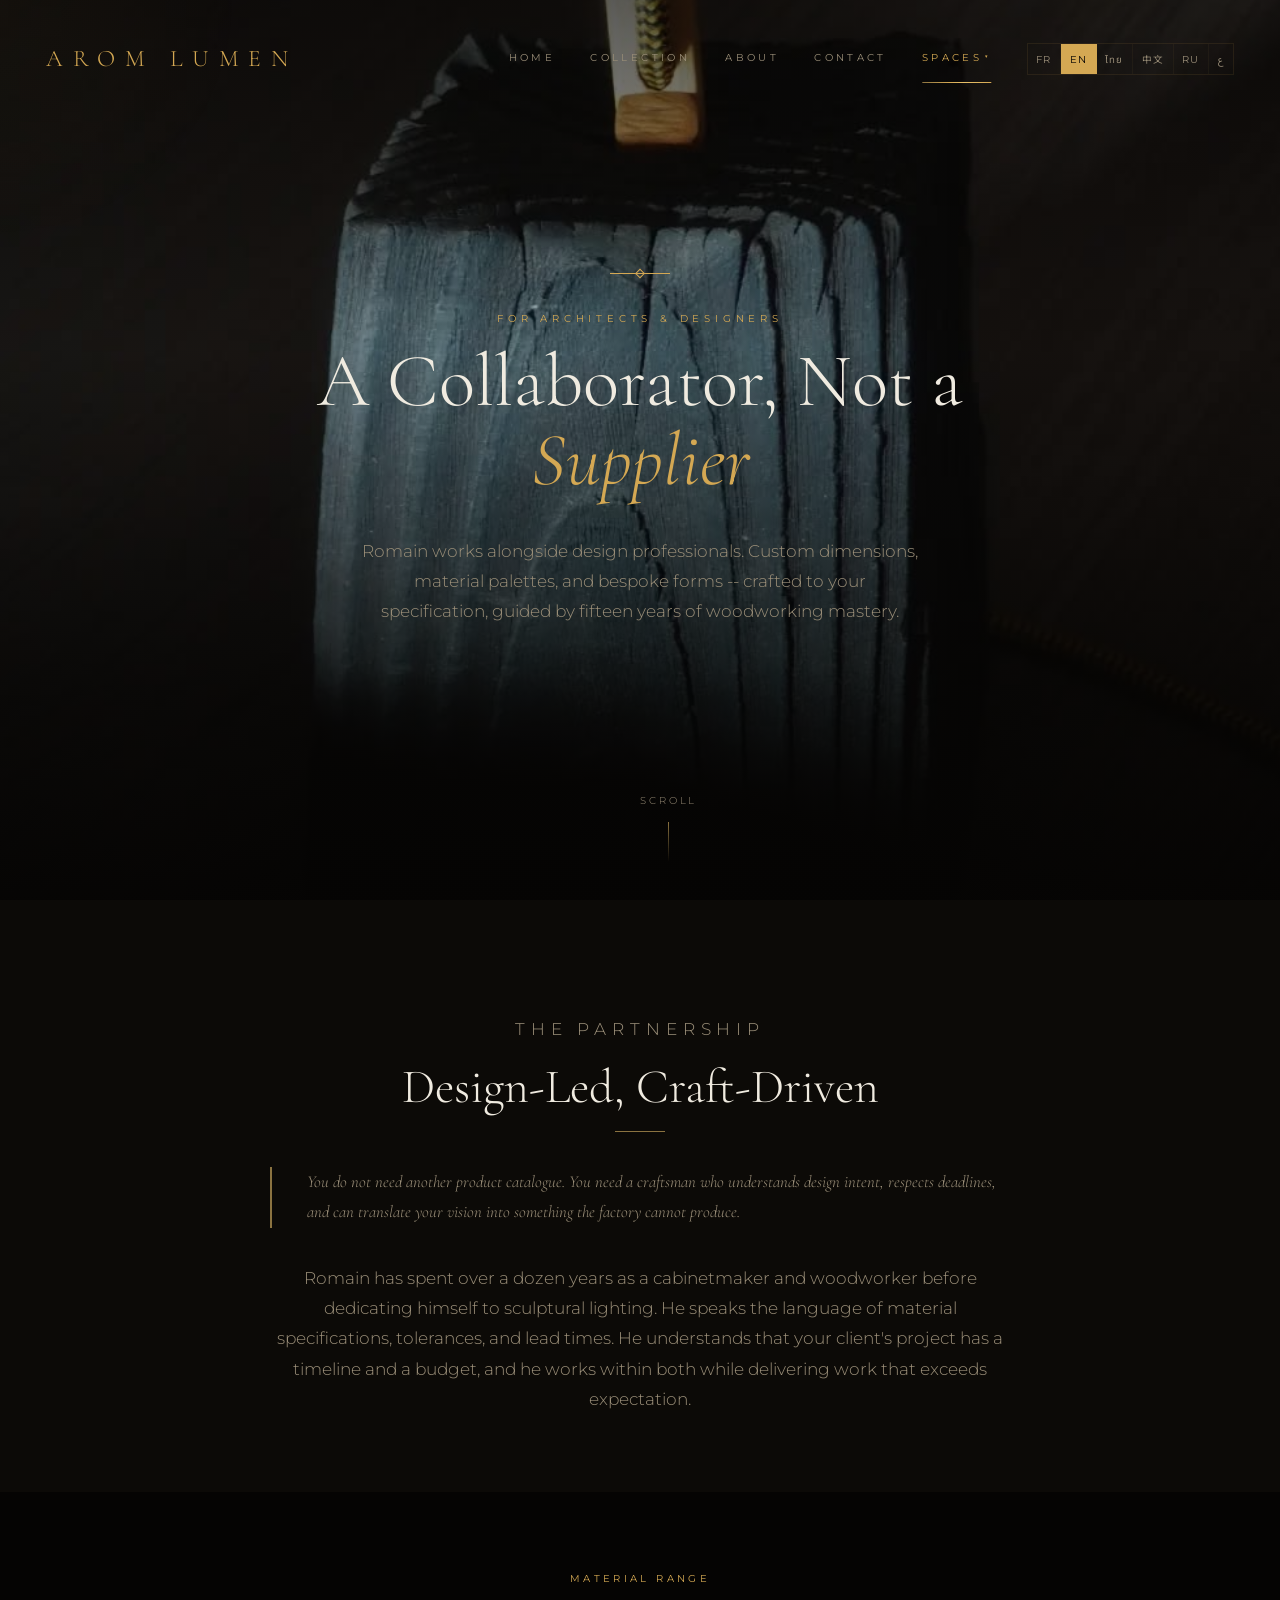
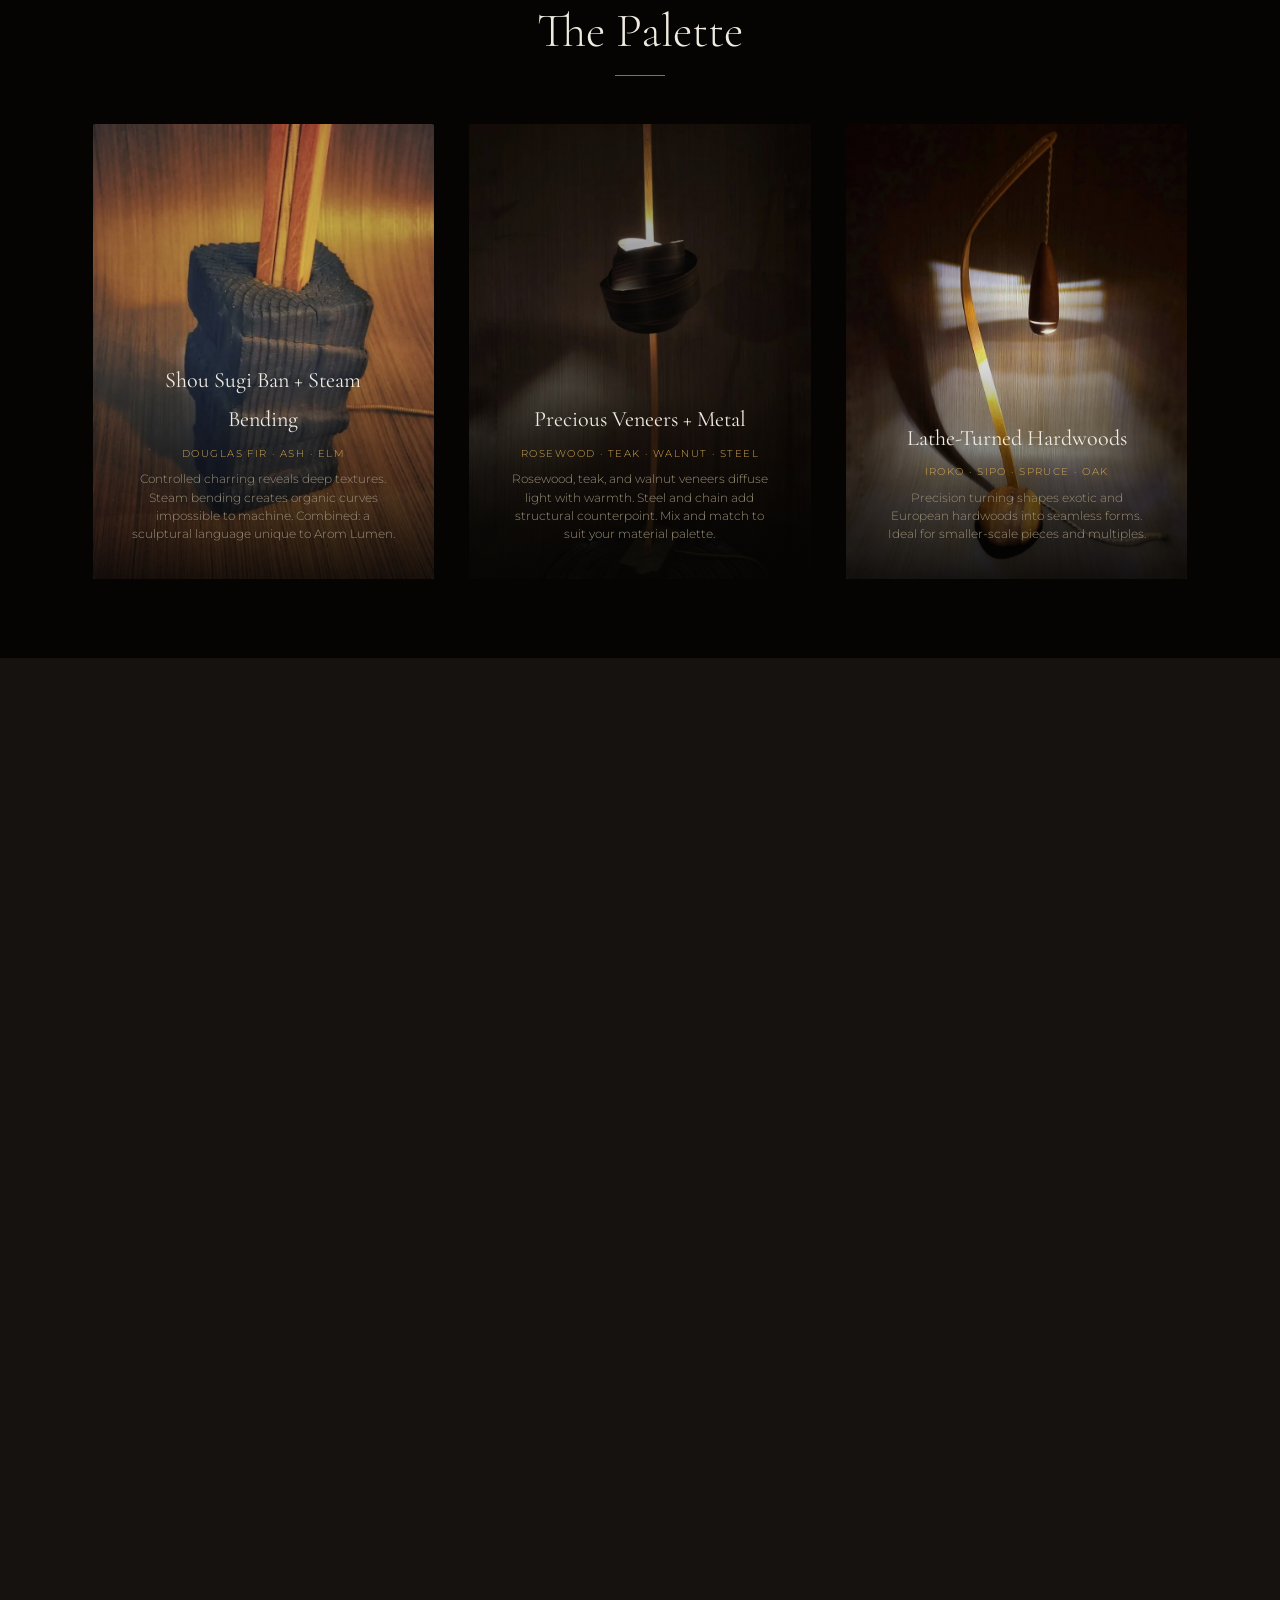
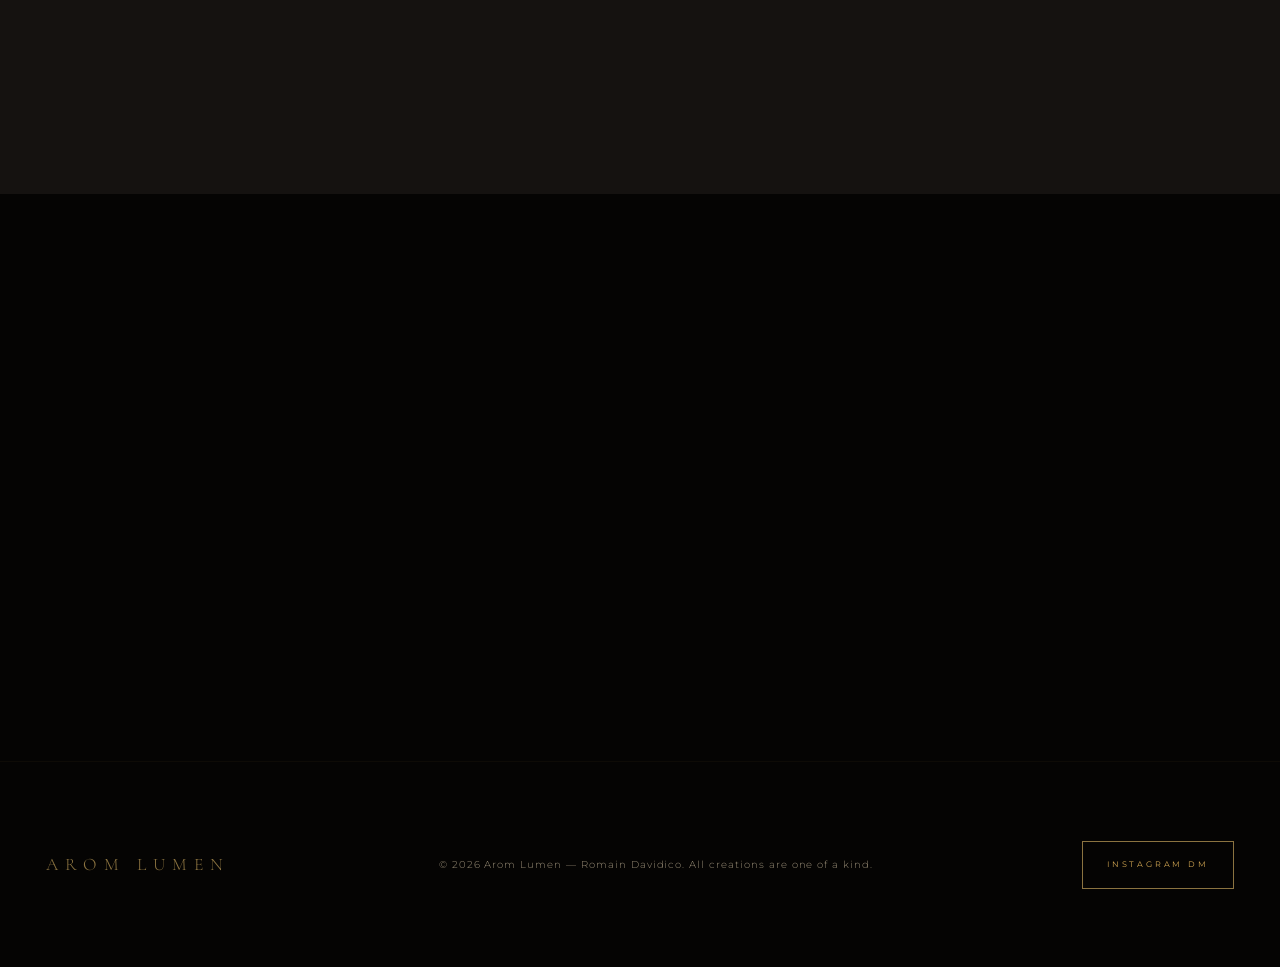
<file: architects.html>
<!DOCTYPE html>
<html lang="en" dir="ltr">
<head>
    <meta charset="UTF-8">
    <meta name="viewport" content="width=device-width, initial-scale=1.0">
    <meta name="view-transition" content="same-origin">
    <title>For Architects &amp; Interior Designers — AROM LUMEN | Bespoke Sculptural Lamps</title>
    <meta name="description" content="Bespoke sculptural lamps for architects and interior designers. Custom dimensions, material options, and dedicated project collaboration by Romain Davidico.">
    <link rel="canonical" href="https://aromlumen.com/architects.html">
    <link rel="icon" href="favicon.svg">

    <!-- Open Graph -->
    <meta property="og:type" content="website">
    <meta property="og:title" content="For Architects &amp; Interior Designers — AROM LUMEN">
    <meta property="og:description" content="Bespoke sculptural lamps for architects and interior designers. Custom dimensions and dedicated project collaboration.">
    <meta property="og:image" content="https://aromlumen.com/images/13.jpg">
    <meta property="og:url" content="https://aromlumen.com/architects.html">
    <meta property="og:site_name" content="Arom Lumen">

    <!-- Twitter Card -->
    <meta name="twitter:card" content="summary_large_image">
    <meta name="twitter:title" content="For Architects &amp; Interior Designers — AROM LUMEN">
    <meta name="twitter:description" content="Bespoke sculptural lamps for architects and interior designers.">
    <meta name="twitter:image" content="https://aromlumen.com/images/13.jpg">

    <!-- Preconnect & Fonts -->
    <link rel="preconnect" href="https://fonts.googleapis.com">
    <link rel="preconnect" href="https://fonts.gstatic.com" crossorigin>
    <link href="https://fonts.googleapis.com/css2?family=Cormorant+Garamond:ital,wght@0,300;0,400;0,500;0,600;0,700;1,300;1,400&family=Montserrat:wght@200;300;400;500;600&family=Noto+Sans+Thai:wght@200;300;400;500&family=Noto+Sans+SC:wght@200;300;400;500&family=Noto+Sans+Arabic:wght@200;300;400;500&display=swap" rel="stylesheet">

    <link rel="preload" as="image" href="images/13.jpg">
    <link rel="stylesheet" href="css/style.css">
</head>
<body>

<!-- Skip to content -->
<a href="#main-content" class="skip-link" aria-label="Skip to main content">Skip to main content</a>

<!-- Loader -->
<div class="loader" id="loader" role="status" aria-label="Loading page">
    <div class="loader-logo">Arom Lumen</div>
    <div class="loader-bar"></div>
</div>

<!-- Cursor Glow -->
<div class="cursor-glow" id="cursorGlow" aria-hidden="true"></div>

<!-- Navigation -->
<header>
    <nav id="navbar" aria-label="Main navigation">
        <a href="index.html" class="nav-logo" aria-label="Arom Lumen — Home">Arom Lumen</a>
        <div class="nav-right">
            <ul class="nav-links" id="navLinks" role="list">
                <li><a href="index.html" data-i18n="nav_home">Home</a></li>
                <li><a href="collection.html" data-i18n="nav_collection">Collection</a></li>
                <li><a href="about.html" data-i18n="nav_about">About</a></li>
                <li><a href="contact.html" data-i18n="nav_contact">Contact</a></li>
                <li class="nav-dropdown">
                    <a href="#" data-i18n="nav_spaces" class="active" aria-current="page">Spaces <span class="dd-arrow" aria-hidden="true">&#9662;</span></a>
                    <ul class="nav-dropdown-menu">
                        <li><a href="hotels.html" data-i18n="nav_hotels">Hotels</a></li>
                        <li><a href="villas.html" data-i18n="nav_villas">Villas</a></li>
                        <li><a href="offices.html" data-i18n="nav_offices">Offices</a></li>
                        <li><a href="restaurants.html" data-i18n="nav_restaurants">Restaurants</a></li>
                        <li><a href="exhibitions.html" data-i18n="nav_exhibitions">Exhibitions</a></li>
                        <li><a href="architects.html" class="active" aria-current="page" data-i18n="nav_architects">Architects</a></li>
                    </ul>
                </li>
            </ul>
            <div class="lang-switch" id="langSwitch" role="group" aria-label="Language switcher">
                <button class="lang-btn" data-lang="fr" aria-label="Fran&#231;ais">FR</button>
                <button class="lang-btn active" data-lang="en" aria-label="English" aria-pressed="true">EN</button>
                <button class="lang-btn" data-lang="th" aria-label="&#xE44;&#xE17;&#xE22;">&#xE44;&#xE17;&#xE22;</button>
                <button class="lang-btn" data-lang="zh" aria-label="&#x4E2D;&#x6587;">&#x4E2D;&#x6587;</button>
                <button class="lang-btn" data-lang="ru" aria-label="&#x0420;&#x0443;&#x0441;&#x0441;&#x043A;&#x0438;&#x0439;">RU</button>
                <button class="lang-btn" data-lang="ar" aria-label="&#x0627;&#x0644;&#x0639;&#x0631;&#x0628;&#x064A;&#x0629;">&#x0639;</button>
            </div>
            <button class="nav-hamburger" id="hamburger" aria-label="Toggle menu" aria-expanded="false"><span></span><span></span><span></span></button>
        </div>
    </nav>
</header>

<main id="main-content">

    <!-- HERO -->
    <section class="persona-hero" aria-label="Hero">
        <div class="hero-bg" style="background: linear-gradient(180deg, rgba(5,4,3,0.7) 0%, rgba(5,4,3,0.3) 40%, rgba(5,4,3,0.8) 75%, rgba(5,4,3,1) 100%), url('images/13.jpg') center/cover no-repeat;" aria-hidden="true"></div>
        <div class="hero-content">
            <div class="hero-ornament" aria-hidden="true"></div>
            <p class="hero-sub" data-i18n="architects_hero_sub">For Architects &amp; Designers</p>
            <h1 class="hero-title" data-i18n="architects_hero_title">A Collaborator, Not a <em>Supplier</em></h1>
            <p class="hero-desc" data-i18n="architects_hero_desc">Romain works alongside design professionals. Custom dimensions, material palettes, and bespoke forms -- crafted to your specification, guided by fifteen years of woodworking mastery.</p>
        </div>
        <div class="hero-scroll" aria-hidden="true"><span data-i18n="scroll">Scroll</span><div class="line"></div></div>
    </section>

    <!-- PROBLEM / DESIRE -->
    <section class="persona-problem" aria-labelledby="arch-problem-heading">
        <div class="inner reveal">
            <p class="s-label" data-i18n="architects_problem_label">The Partnership</p>
            <h2 class="s-title" id="arch-problem-heading" data-i18n="architects_problem_title">Design-Led, Craft-Driven</h2>
            <div class="s-div" style="margin:0 auto 2rem" aria-hidden="true"></div>
            <blockquote>
                <p data-i18n="architects_problem_quote">You do not need another product catalogue. You need a craftsman who understands design intent, respects deadlines, and can translate your vision into something the factory cannot produce.</p>
            </blockquote>
            <p data-i18n="architects_problem_desc">Romain has spent over a dozen years as a cabinetmaker and woodworker before dedicating himself to sculptural lighting. He speaks the language of material specifications, tolerances, and lead times. He understands that your client's project has a timeline and a budget, and he works within both while delivering work that exceeds expectation.</p>
        </div>
    </section>

    <!-- MATERIAL & PROCESS SHOWCASE -->
    <section class="persona-products" aria-labelledby="arch-products-heading">
        <div class="reveal">
            <p class="s-label" data-i18n="architects_products_label">Material Range</p>
            <h2 class="s-title" id="arch-products-heading" data-i18n="architects_products_title">The Palette</h2>
            <div class="s-div" style="margin:0 auto 3rem" aria-hidden="true"></div>
        </div>
        <div class="product-grid" style="padding:0 var(--space-section-x)">
            <a href="piece.html?id=majeste" class="persona-product-card reveal" aria-label="Douglas Fir, Ash, Elm">
                <img src="images/15.jpg" alt="Majeste detail — charred Douglas fir, steam-bent ash, elm blades" loading="lazy" width="600" height="800">
                <div class="card-overlay">
                    <h3>Shou Sugi Ban + Steam Bending</h3>
                    <span class="card-meta">Douglas Fir &middot; Ash &middot; Elm</span>
                    <p class="card-desc">Controlled charring reveals deep textures. Steam bending creates organic curves impossible to machine. Combined: a sculptural language unique to Arom Lumen.</p>
                </div>
            </a>
            <a href="piece.html?id=palissandre-noir" class="persona-product-card reveal" aria-label="Rosewood, Elm, Steel">
                <img src="images/01.jpg" alt="Palissandre Noir detail — rosewood veneer, ebonised elm, steel chain" loading="lazy" width="600" height="800">
                <div class="card-overlay">
                    <h3>Precious Veneers + Metal</h3>
                    <span class="card-meta">Rosewood &middot; Teak &middot; Walnut &middot; Steel</span>
                    <p class="card-desc">Rosewood, teak, and walnut veneers diffuse light with warmth. Steel and chain add structural counterpoint. Mix and match to suit your material palette.</p>
                </div>
            </a>
            <a href="piece.html?id=iroko-sipo" class="persona-product-card reveal" aria-label="Iroko, Sipo, Ash">
                <img src="images/20.jpg" alt="Iroko and Sipo detail — lathe-turned exotic hardwoods" loading="lazy" width="600" height="800">
                <div class="card-overlay">
                    <h3>Lathe-Turned Hardwoods</h3>
                    <span class="card-meta">Iroko &middot; Sipo &middot; Spruce &middot; Oak</span>
                    <p class="card-desc">Precision turning shapes exotic and European hardwoods into seamless forms. Ideal for smaller-scale pieces and multiples.</p>
                </div>
            </a>
        </div>
    </section>

    <!-- TECHNICAL SCENARIOS -->
    <section class="persona-scenarios" aria-labelledby="arch-scenarios-heading">
        <div class="reveal" style="text-align:center">
            <p class="s-label" data-i18n="architects_scenarios_label">Working Together</p>
            <h2 class="s-title" id="arch-scenarios-heading" data-i18n="architects_scenarios_title">The Process</h2>
            <div class="s-div" style="margin:0 auto 3rem" aria-hidden="true"></div>
        </div>
        <div class="scenarios-grid" style="padding:0 var(--space-section-x)">
            <div class="scenario-card reveal">
                <span class="scenario-icon" aria-hidden="true">&#9670;</span>
                <h3 data-i18n="architects_sc1_title">Material Library</h3>
                <p data-i18n="architects_sc1_desc">Over 15 wood species currently in the workshop: Douglas fir, ash, elm, oak, walnut, rosewood, teak, iroko, sipo, spruce, ebony, and more. Physical samples available upon request for your client presentations.</p>
            </div>
            <div class="scenario-card reveal">
                <span class="scenario-icon" aria-hidden="true">&#9670;</span>
                <h3 data-i18n="architects_sc2_title">Custom Dimensions</h3>
                <p data-i18n="architects_sc2_desc">Current range spans 35 cm to 215 cm. Heights, widths, and shade diameters can be adapted to your specification. Share your elevation drawings and Romain will propose proportions that work.</p>
            </div>
            <div class="scenario-card reveal">
                <span class="scenario-icon" aria-hidden="true">&#9670;</span>
                <h3 data-i18n="architects_sc3_title">Finish Options</h3>
                <p data-i18n="architects_sc3_desc">Natural oil, Shou Sugi Ban (light to deep char), ebonisation, hand-painted accents, raw unfinished surfaces. Each finish affects the quality of light the piece casts. Romain can advise on the best match for your lighting design intent.</p>
            </div>
            <div class="scenario-card reveal">
                <span class="scenario-icon" aria-hidden="true">&#9670;</span>
                <h3 data-i18n="architects_sc4_title">Lead Times &amp; Logistics</h3>
                <p data-i18n="architects_sc4_desc">Typical lead time: 4 to 8 weeks per piece depending on complexity. Multi-piece commissions are phased and scheduled to align with your project timeline. Worldwide shipping arranged, with custom crating for safe delivery.</p>
            </div>
            <div class="scenario-card reveal">
                <span class="scenario-icon" aria-hidden="true">&#9670;</span>
                <h3 data-i18n="architects_sc5_title">Lighting Specifications</h3>
                <p data-i18n="architects_sc5_desc">Warm white LED strips and bulbs, dimmable as standard. Colour temperature, lumen output, and driver specifications provided for your lighting schedules. Compatible with most dimming systems.</p>
            </div>
        </div>
    </section>

    <!-- CTA -->
    <section class="persona-cta" aria-labelledby="arch-cta-heading">
        <div class="inner reveal">
            <p class="s-label" data-i18n="architects_cta_label">Let's Build Together</p>
            <h2 class="s-title" id="arch-cta-heading" data-i18n="architects_cta_title">Start a Project Collaboration</h2>
            <div class="s-div" style="margin:0 auto 2rem" aria-hidden="true"></div>
            <p data-i18n="architects_cta_desc">Send your project brief, mood board, or material palette and Romain will respond with initial concepts within 48 hours. From first sketch to final installation, you will work directly with the maker -- no intermediaries, no lost-in-translation moments.</p>
            <p class="persona-note" data-i18n="architects_cta_note">Trade pricing available for design professionals. NDA and exclusivity arrangements on request.</p>
            <div style="margin-top:2.5rem">
                <a href="https://ig.me/m/arom_lumen" target="_blank" rel="noopener noreferrer" class="btn-p" data-i18n="architects_cta_btn">Start a Project Collaboration</a>
            </div>
        </div>
    </section>

</main>

<footer role="contentinfo">
    <div class="footer-content">
        <div class="footer-logo">Arom Lumen</div>
        <p class="footer-text">&copy; 2026 Arom Lumen — Romain Davidico. <span data-i18n="footer">All creations are one of a kind.</span></p>
        <a href="https://ig.me/m/arom_lumen" target="_blank" rel="noopener noreferrer" class="btn-o" style="padding:.6rem 1.5rem;font-size:.5rem" aria-label="Contact us via Instagram Direct Message">Instagram DM</a>
    </div>
</footer>

<script src="js/products.js"></script>
<script src="js/main.js"></script>
</body>
</html>
</file>
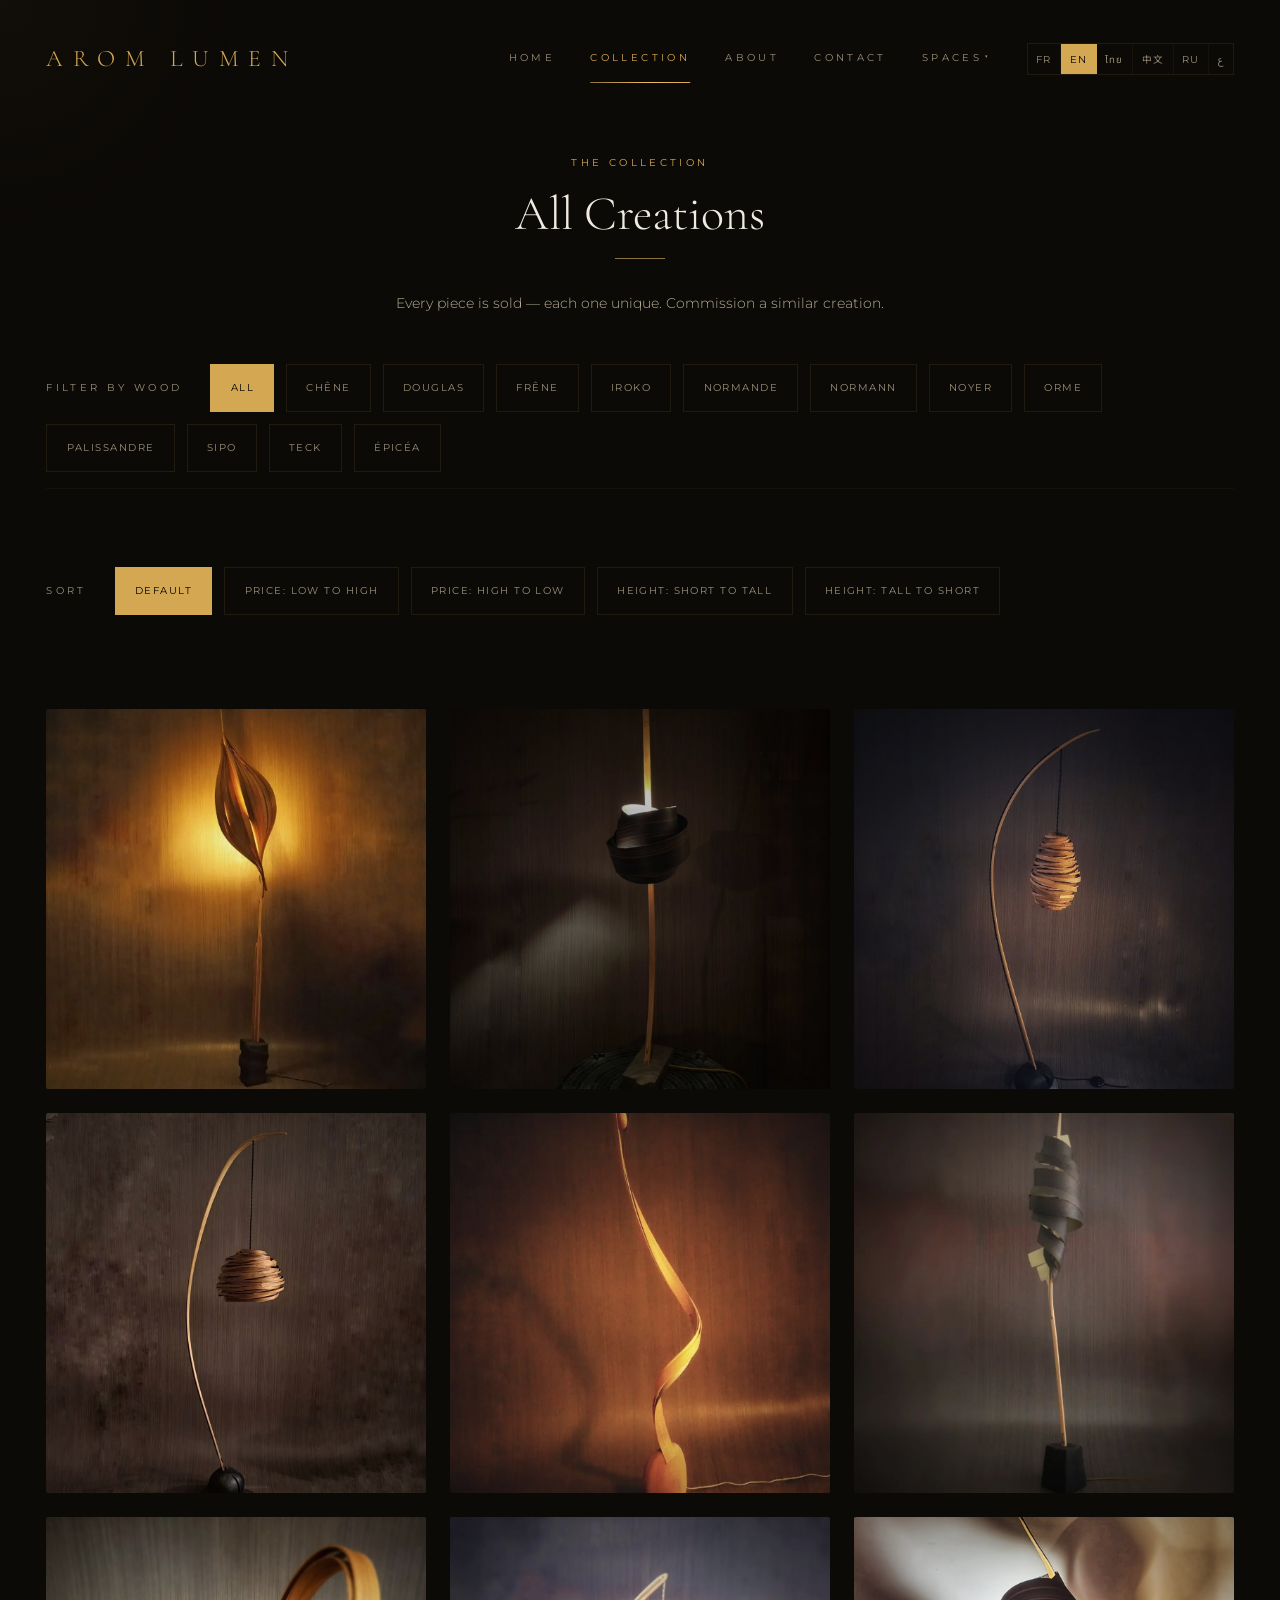
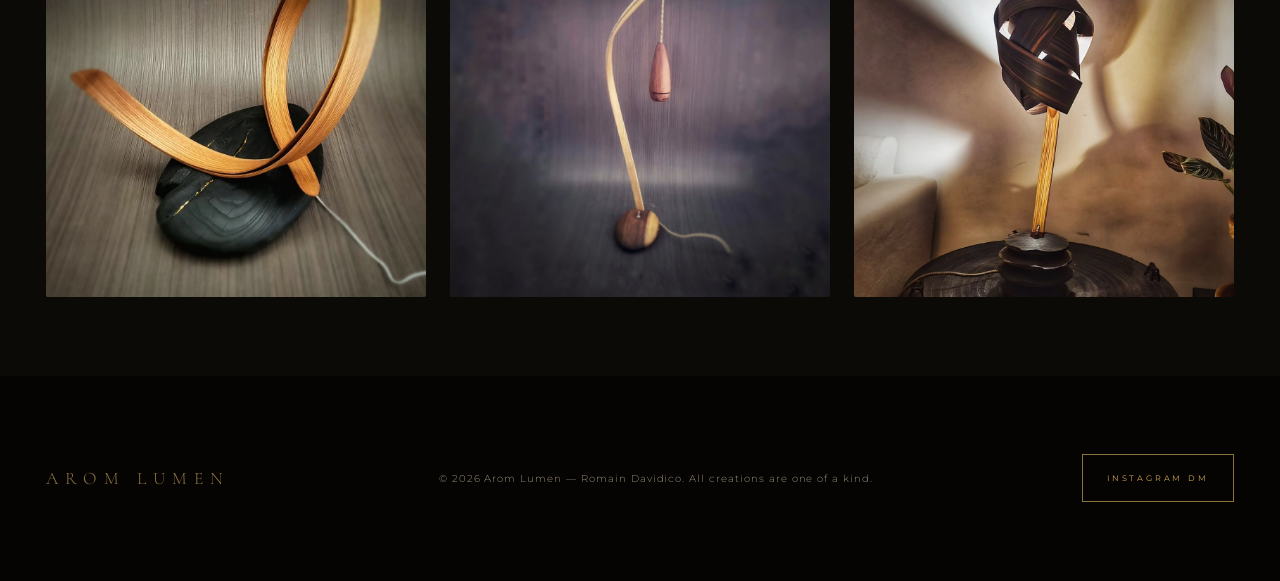
<file: collection.html>
<!DOCTYPE html>
<html lang="en" dir="ltr">
<head>
    <meta charset="UTF-8">
    <meta name="viewport" content="width=device-width, initial-scale=1.0">
    <meta name="view-transition" content="same-origin">
    <title>Collection — AROM LUMEN | Handcrafted Sculptural Lamps</title>
    <meta name="description" content="Browse the complete collection of unique handcrafted sculptural lamps by Arom Lumen. Filter by wood type, sort by price or height. Every piece is one of a kind.">
    <link rel="canonical" href="https://aromlumen.com/collection.html">
    <link rel="icon" href="favicon.svg">

    <!-- Open Graph -->
    <meta property="og:type" content="website">
    <meta property="og:title" content="Collection — AROM LUMEN | Handcrafted Sculptural Lamps">
    <meta property="og:description" content="Browse unique handcrafted sculptural lamps by Arom Lumen. Each piece is a one-of-a-kind creation from rare woods.">
    <meta property="og:image" content="https://aromlumen.com/images/05.jpg">
    <meta property="og:url" content="https://aromlumen.com/collection.html">
    <meta property="og:site_name" content="Arom Lumen">

    <!-- Twitter Card -->
    <meta name="twitter:card" content="summary_large_image">
    <meta name="twitter:title" content="Collection — AROM LUMEN">
    <meta name="twitter:description" content="Browse unique handcrafted sculptural lamps by Arom Lumen.">
    <meta name="twitter:image" content="https://aromlumen.com/images/05.jpg">

    <!-- Preconnect & Fonts -->
    <link rel="preconnect" href="https://fonts.googleapis.com">
    <link rel="preconnect" href="https://fonts.gstatic.com" crossorigin>
    <link href="https://fonts.googleapis.com/css2?family=Cormorant+Garamond:ital,wght@0,300;0,400;0,500;0,600;0,700;1,300;1,400&family=Montserrat:wght@200;300;400;500;600&family=Noto+Sans+Thai:wght@200;300;400;500&family=Noto+Sans+SC:wght@200;300;400;500&family=Noto+Sans+Arabic:wght@200;300;400;500&display=swap" rel="stylesheet">

    <link rel="stylesheet" href="css/style.css">

    <!-- Structured Data: ItemList -->
    <script type="application/ld+json">
    {
        "@context": "https://schema.org",
        "@type": "CollectionPage",
        "name": "Arom Lumen Collection",
        "description": "Complete collection of unique handcrafted sculptural lamps by Arom Lumen.",
        "url": "https://aromlumen.com/collection.html",
        "isPartOf": { "@id": "https://aromlumen.com/#website" }
    }
    </script>
</head>
<body>

<!-- Skip to content -->
<a href="#main-content" class="skip-link" aria-label="Skip to main content">Skip to main content</a>

<!-- Loader -->
<div class="loader" id="loader" role="status" aria-label="Loading page">
    <div class="loader-logo">Arom Lumen</div>
    <div class="loader-bar"></div>
</div>

<!-- Cursor Glow -->
<div class="cursor-glow" id="cursorGlow" aria-hidden="true"></div>

<!-- Navigation -->
<header>
    <nav id="navbar" aria-label="Main navigation">
        <a href="index.html" class="nav-logo" aria-label="Arom Lumen — Home">Arom Lumen</a>
        <div class="nav-right">
            <ul class="nav-links" id="navLinks" role="list">
                <li><a href="index.html" data-i18n="nav_home">Home</a></li>
                <li><a href="collection.html" class="active" data-i18n="nav_collection" aria-current="page">Collection</a></li>
                <li><a href="about.html" data-i18n="nav_about">About</a></li>
                <li><a href="contact.html" data-i18n="nav_contact">Contact</a></li>
                <li class="nav-dropdown">
                    <a href="#" data-i18n="nav_spaces">Spaces <span class="dd-arrow" aria-hidden="true">&#9662;</span></a>
                    <ul class="nav-dropdown-menu">
                        <li><a href="hotels.html" data-i18n="nav_hotels">Hotels</a></li>
                        <li><a href="villas.html" data-i18n="nav_villas">Villas</a></li>
                        <li><a href="offices.html" data-i18n="nav_offices">Offices</a></li>
                        <li><a href="restaurants.html" data-i18n="nav_restaurants">Restaurants</a></li>
                        <li><a href="exhibitions.html" data-i18n="nav_exhibitions">Exhibitions</a></li>
                        <li><a href="architects.html" data-i18n="nav_architects">Architects</a></li>
                    </ul>
                </li>
            </ul>
            <div class="lang-switch" id="langSwitch" role="group" aria-label="Language switcher">
                <button class="lang-btn" data-lang="fr" aria-label="Fran&#231;ais">FR</button>
                <button class="lang-btn active" data-lang="en" aria-label="English" aria-pressed="true">EN</button>
                <button class="lang-btn" data-lang="th" aria-label="&#xE44;&#xE17;&#xE22;">&#xE44;&#xE17;&#xE22;</button>
                <button class="lang-btn" data-lang="zh" aria-label="&#x4E2D;&#x6587;">&#x4E2D;&#x6587;</button>
                <button class="lang-btn" data-lang="ru" aria-label="&#x0420;&#x0443;&#x0441;&#x0441;&#x043A;&#x0438;&#x0439;">RU</button>
                <button class="lang-btn" data-lang="ar" aria-label="&#x0627;&#x0644;&#x0639;&#x0631;&#x0628;&#x064A;&#x0629;">&#x0639;</button>
            </div>
            <button class="nav-hamburger" id="hamburger" aria-label="Toggle menu" aria-expanded="false"><span></span><span></span><span></span></button>
        </div>
    </nav>
</header>

<main id="main-content">
    <!-- COLLECTION HEADER -->
    <section class="creations collection-page" aria-labelledby="collection-heading">
        <div style="text-align:center;max-width:700px;margin:0 auto 2rem">
            <p class="s-label" data-i18n="collection_label">The Collection</p>
            <h1 class="s-title" id="collection-heading" data-i18n="collection_title">All Creations</h1>
            <div class="s-div" style="margin:0 auto 2rem" aria-hidden="true"></div>
            <p style="font-size:.85rem;font-weight:300;color:var(--cream-m)" data-i18n="collection_note">Every piece is sold — each one unique. Commission a similar creation.</p>
        </div>

        <!-- FILTER & SORT BAR -->
        <div class="filter-bar" id="filterBar" role="toolbar" aria-label="Filter products by wood type">
            <span class="filter-label" data-i18n="filter_label" id="filter-label">Filter by Wood</span>
            <button class="filter-tag active" data-wood="all" data-i18n="filter_all" aria-pressed="true">All</button>
        </div>
        <div class="filter-bar" id="sortBar" style="border-bottom:none;padding-top:0" role="toolbar" aria-label="Sort products">
            <span class="filter-label" data-i18n="sort_label" id="sort-label">Sort</span>
            <button class="filter-tag active" data-sort="default" aria-pressed="true">Default</button>
            <button class="filter-tag" data-sort="price-asc" data-i18n="sort_price_asc" aria-pressed="false">Price: Low to High</button>
            <button class="filter-tag" data-sort="price-desc" data-i18n="sort_price_desc" aria-pressed="false">Price: High to Low</button>
            <button class="filter-tag" data-sort="height-asc" data-i18n="sort_height_asc" aria-pressed="false">Height: Short to Tall</button>
            <button class="filter-tag" data-sort="height-desc" data-i18n="sort_height_desc" aria-pressed="false">Height: Tall to Short</button>
        </div>

        <!-- PRODUCT GRID -->
        <div class="gallery-grid" id="collectionGrid" role="list" aria-label="Product collection" aria-live="polite"></div>
    </section>

</main>

<footer role="contentinfo">
    <div class="footer-content">
        <div class="footer-logo">Arom Lumen</div>
        <p class="footer-text">&copy; 2026 Arom Lumen — Romain Davidico. <span data-i18n="footer">All creations are one of a kind.</span></p>
        <a href="https://ig.me/m/arom_lumen" target="_blank" rel="noopener noreferrer" class="btn-o" style="padding:.6rem 1.5rem;font-size:.5rem" aria-label="Contact us via Instagram Direct Message">Instagram DM</a>
    </div>
</footer>

<script src="js/products.js"></script>
<script src="js/main.js"></script>
<script>
let currentFilter = 'all';
let currentSort = 'default';

function renderCollection() {
    const grid = document.getElementById('collectionGrid');
    if (!grid || typeof PRODUCTS === 'undefined') return;

    // Collect all unique woods for filter buttons
    buildFilterButtons();

    let filtered = [...PRODUCTS];

    // Filter
    if (currentFilter !== 'all') {
        filtered = filtered.filter(p => p.woods.some(w => w.toLowerCase() === currentFilter.toLowerCase()));
    }

    // Sort
    switch (currentSort) {
        case 'price-asc': filtered.sort((a, b) => a.priceNum - b.priceNum); break;
        case 'price-desc': filtered.sort((a, b) => b.priceNum - a.priceNum); break;
        case 'height-asc': filtered.sort((a, b) => a.heightNum - b.heightNum); break;
        case 'height-desc': filtered.sort((a, b) => b.heightNum - a.heightNum); break;
    }

    grid.innerHTML = filtered.map(p => {
        const desc = getProductDesc(p);
        return '<a href="piece.html?id=' + p.id + '" class="g-item reveal" role="listitem" aria-label="' + p.name + ' — ' + p.price + '">' +
            '<img src="' + p.images[0] + '" alt="' + p.name + ' — handcrafted sculptural lamp" loading="lazy" width="600" height="800">' +
            '<div class="g-overlay">' +
            '<h3>' + p.name + '</h3>' +
            '<span>' + p.height + '</span>' +
            '<div class="price">' + p.price + '</div>' +
            '<div class="sold">Sold Out</div>' +
            '</div></a>';
    }).join('');

    if (filtered.length === 0) {
        grid.innerHTML = '<div style="grid-column:1/-1;text-align:center;padding:4rem;color:var(--txt-m);font-size:.85rem" role="status">No pieces found for this filter.</div>';
    }

    // Re-observe reveals
    const obs = new IntersectionObserver(e => e.forEach(en => { if (en.isIntersecting) { en.target.classList.add('visible'); obs.unobserve(en.target); } }), { threshold: 0.12 });
    grid.querySelectorAll('.reveal').forEach(el => obs.observe(el));
}

let filtersBuilt = false;
function buildFilterButtons() {
    if (filtersBuilt) return;
    filtersBuilt = true;
    const bar = document.getElementById('filterBar');
    const allWoods = new Set();
    PRODUCTS.forEach(p => p.woods.forEach(w => allWoods.add(w)));
    [...allWoods].sort().forEach(wood => {
        const btn = document.createElement('button');
        btn.className = 'filter-tag';
        btn.dataset.wood = wood;
        btn.setAttribute('aria-pressed', 'false');
        btn.textContent = wood.charAt(0).toUpperCase() + wood.slice(1);
        bar.appendChild(btn);
    });
    // Re-bind filter clicks
    bar.querySelectorAll('.filter-tag').forEach(btn => {
        btn.addEventListener('click', () => {
            bar.querySelectorAll('.filter-tag').forEach(b => { b.classList.remove('active'); b.setAttribute('aria-pressed', 'false'); });
            btn.classList.add('active');
            btn.setAttribute('aria-pressed', 'true');
            currentFilter = btn.dataset.wood;
            renderCollection();
        });
    });
}

// Sort buttons
document.getElementById('sortBar').querySelectorAll('.filter-tag').forEach(btn => {
    btn.addEventListener('click', () => {
        document.getElementById('sortBar').querySelectorAll('.filter-tag').forEach(b => { b.classList.remove('active'); b.setAttribute('aria-pressed', 'false'); });
        btn.classList.add('active');
        btn.setAttribute('aria-pressed', 'true');
        currentSort = btn.dataset.sort;
        renderCollection();
    });
});

document.addEventListener('DOMContentLoaded', renderCollection);
</script>
</body>
</html>
</file>
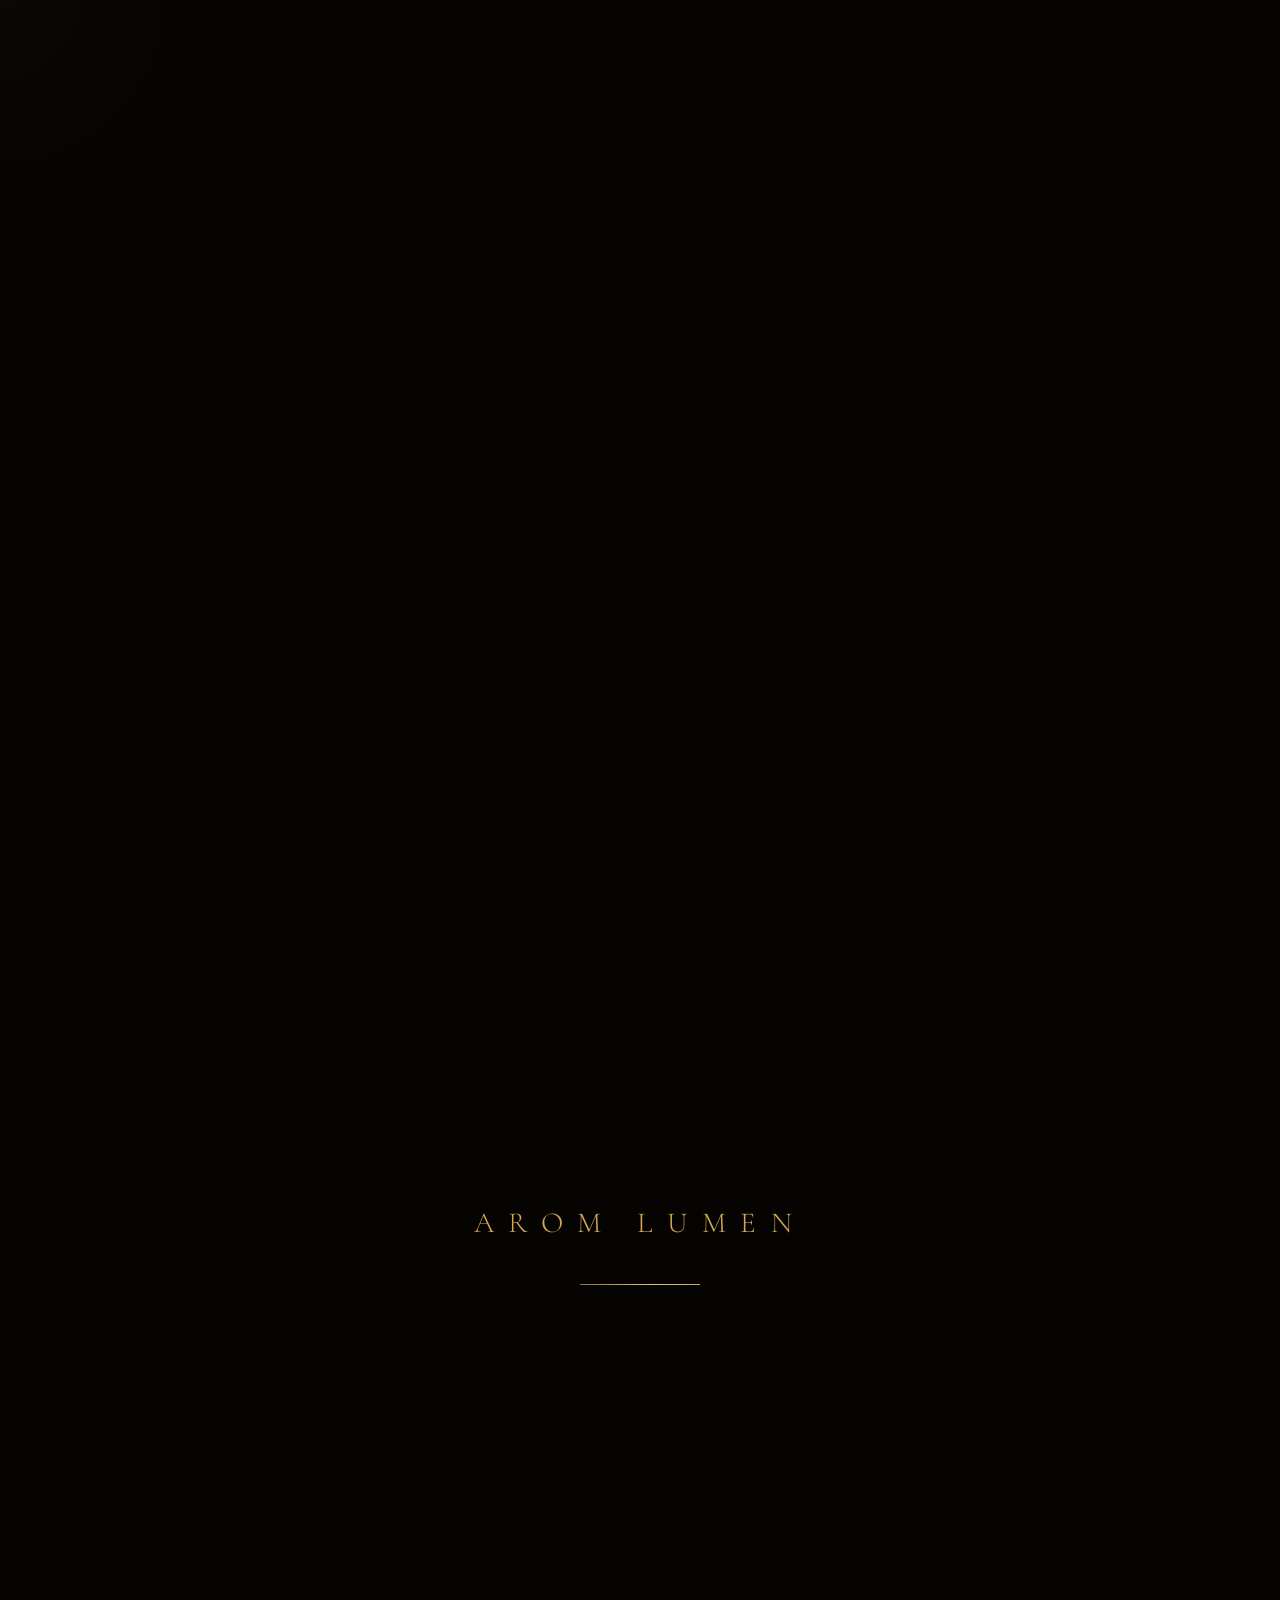
<file: contact.html>
<!DOCTYPE html>
<html lang="en" dir="ltr">
<head>
    <meta charset="UTF-8">
    <meta name="viewport" content="width=device-width, initial-scale=1.0">
    <meta name="view-transition" content="same-origin">
    <title>Contact — AROM LUMEN | Commission a Unique Sculptural Lamp</title>
    <meta name="description" content="Get in touch with Arom Lumen via Instagram DM or email. Commission a unique sculptural lamp or discuss a hospitality project with artisan Romain Davidico.">
    <link rel="canonical" href="https://aromlumen.com/contact.html">
    <link rel="icon" href="favicon.svg">

    <!-- Open Graph -->
    <meta property="og:type" content="website">
    <meta property="og:title" content="Contact — AROM LUMEN | Commission a Unique Sculptural Lamp">
    <meta property="og:description" content="Commission a unique sculptural lamp or discuss a hospitality project. Contact Arom Lumen via Instagram DM.">
    <meta property="og:image" content="https://aromlumen.com/images/11.jpg">
    <meta property="og:url" content="https://aromlumen.com/contact.html">
    <meta property="og:site_name" content="Arom Lumen">

    <!-- Twitter Card -->
    <meta name="twitter:card" content="summary_large_image">
    <meta name="twitter:title" content="Contact — AROM LUMEN">
    <meta name="twitter:description" content="Commission a unique sculptural lamp or discuss a hospitality project with Arom Lumen.">
    <meta name="twitter:image" content="https://aromlumen.com/images/11.jpg">

    <!-- Preconnect & Fonts -->
    <link rel="preconnect" href="https://fonts.googleapis.com">
    <link rel="preconnect" href="https://fonts.gstatic.com" crossorigin>
    <link href="https://fonts.googleapis.com/css2?family=Cormorant+Garamond:ital,wght@0,300;0,400;0,500;0,600;0,700;1,300;1,400&family=Montserrat:wght@200;300;400;500;600&family=Noto+Sans+Thai:wght@200;300;400;500&family=Noto+Sans+SC:wght@200;300;400;500&family=Noto+Sans+Arabic:wght@200;300;400;500&display=swap" rel="stylesheet">

    <!-- Preload hero image -->
    <link rel="preload" as="image" href="images/11.jpg">

    <link rel="stylesheet" href="css/style.css">

    <!-- Structured Data: ContactPage -->
    <script type="application/ld+json">
    {
        "@context": "https://schema.org",
        "@type": "ContactPage",
        "name": "Contact Arom Lumen",
        "description": "Get in touch with Arom Lumen to commission a unique sculptural lamp or discuss a hospitality project.",
        "url": "https://aromlumen.com/contact.html",
        "mainEntity": {
            "@type": "Organization",
            "@id": "https://aromlumen.com/#organization",
            "name": "Arom Lumen",
            "email": "contact@aromphuc.com",
            "url": "https://aromlumen.com",
            "sameAs": ["https://www.instagram.com/arom_lumen/"]
        }
    }
    </script>
</head>
<body>

<!-- Skip to content -->
<a href="#main-content" class="skip-link" aria-label="Skip to main content">Skip to main content</a>

<!-- Loader -->
<div class="loader" id="loader" role="status" aria-label="Loading page">
    <div class="loader-logo">Arom Lumen</div>
    <div class="loader-bar"></div>
</div>

<!-- Cursor Glow -->
<div class="cursor-glow" id="cursorGlow" aria-hidden="true"></div>

<!-- Navigation -->
<header>
    <nav id="navbar" aria-label="Main navigation">
        <a href="index.html" class="nav-logo" aria-label="Arom Lumen — Home">Arom Lumen</a>
        <div class="nav-right">
            <ul class="nav-links" id="navLinks" role="list">
                <li><a href="index.html" data-i18n="nav_home">Home</a></li>
                <li><a href="collection.html" data-i18n="nav_collection">Collection</a></li>
                <li><a href="about.html" data-i18n="nav_about">About</a></li>
                <li><a href="contact.html" class="active" data-i18n="nav_contact" aria-current="page">Contact</a></li>
                <li class="nav-dropdown">
                    <a href="#" data-i18n="nav_spaces">Spaces <span class="dd-arrow" aria-hidden="true">&#9662;</span></a>
                    <ul class="nav-dropdown-menu">
                        <li><a href="hotels.html" data-i18n="nav_hotels">Hotels</a></li>
                        <li><a href="villas.html" data-i18n="nav_villas">Villas</a></li>
                        <li><a href="offices.html" data-i18n="nav_offices">Offices</a></li>
                        <li><a href="restaurants.html" data-i18n="nav_restaurants">Restaurants</a></li>
                        <li><a href="exhibitions.html" data-i18n="nav_exhibitions">Exhibitions</a></li>
                        <li><a href="architects.html" data-i18n="nav_architects">Architects</a></li>
                    </ul>
                </li>
            </ul>
            <div class="lang-switch" id="langSwitch" role="group" aria-label="Language switcher">
                <button class="lang-btn" data-lang="fr" aria-label="Fran&#231;ais">FR</button>
                <button class="lang-btn active" data-lang="en" aria-label="English" aria-pressed="true">EN</button>
                <button class="lang-btn" data-lang="th" aria-label="&#xE44;&#xE17;&#xE22;">&#xE44;&#xE17;&#xE22;</button>
                <button class="lang-btn" data-lang="zh" aria-label="&#x4E2D;&#x6587;">&#x4E2D;&#x6587;</button>
                <button class="lang-btn" data-lang="ru" aria-label="&#x0420;&#x0443;&#x0441;&#x0441;&#x043A;&#x0438;&#x0439;">RU</button>
                <button class="lang-btn" data-lang="ar" aria-label="&#x0627;&#x0644;&#x0639;&#x0631;&#x0628;&#x064A;&#x0629;">&#x0639;</button>
            </div>
            <button class="nav-hamburger" id="hamburger" aria-label="Toggle menu" aria-expanded="false"><span></span><span></span><span></span></button>
        </div>
    </nav>
</header>

<main id="main-content">
    <!-- CONTACT HERO -->
    <section class="hero" style="min-height:50vh;height:50vh" aria-label="Contact page hero">
        <div class="hero-bg" style="background:linear-gradient(180deg,rgba(8,6,4,.4) 0%,rgba(8,6,4,.1) 30%,rgba(8,6,4,.8) 75%,rgba(8,6,4,1) 100%),url('images/11.jpg') center/cover no-repeat" aria-hidden="true"></div>
        <div class="hero-content">
            <div class="hero-ornament" aria-hidden="true"></div>
            <p class="hero-sub" data-i18n="contact_hero_label">Contact</p>
            <h1 class="hero-title" style="font-size:clamp(2rem,5vw,4rem)" data-i18n="contact_hero_title">Let's Create Together</h1>
        </div>
    </section>

    <!-- CONTACT CONTENT -->
    <section class="contact" id="contact" style="max-width:1100px;margin:0 auto" aria-labelledby="contact-heading">
        <div class="contact-info reveal">
            <p class="s-label" data-i18n="ct_label">Get in Touch</p>
            <h2 class="s-title" id="contact-heading" data-i18n="ct_title">Let's Create Together</h2>
            <div class="s-div" aria-hidden="true"></div>
            <p style="font-size:.85rem;font-weight:300;color:var(--cream-m);margin-bottom:2rem" data-i18n="ct_desc">Whether for a single statement piece or a full hotel collection, we bring your vision to life with bespoke craftsmanship.</p>

            <!-- LARGE INSTAGRAM DM BUTTON -->
            <a href="https://ig.me/m/arom_lumen" target="_blank" rel="noopener noreferrer" class="ig-dm-btn" aria-label="Send us a direct message on Instagram">
                <svg viewBox="0 0 24 24" fill="currentColor" width="20" height="20" aria-hidden="true"><path d="M12 2.163c3.204 0 3.584.012 4.85.07 3.252.148 4.771 1.691 4.919 4.919.058 1.265.069 1.645.069 4.849 0 3.205-.012 3.584-.069 4.849-.149 3.225-1.664 4.771-4.919 4.919-1.266.058-1.644.07-4.85.07-3.204 0-3.584-.012-4.849-.07-3.26-.149-4.771-1.699-4.919-4.92-.058-1.265-.07-1.644-.07-4.849 0-3.204.013-3.583.07-4.849.149-3.227 1.664-4.771 4.919-4.919 1.266-.057 1.645-.069 4.849-.069zM12 0C8.741 0 8.333.014 7.053.072 2.695.272.273 2.69.073 7.052.014 8.333 0 8.741 0 12c0 3.259.014 3.668.072 4.948.2 4.358 2.618 6.78 6.98 6.98C8.333 23.986 8.741 24 12 24c3.259 0 3.668-.014 4.948-.072 4.354-.2 6.782-2.618 6.979-6.98.059-1.28.073-1.689.073-4.948 0-3.259-.014-3.667-.072-4.947-.196-4.354-2.617-6.78-6.979-6.98C15.668.014 15.259 0 12 0zm0 5.838a6.162 6.162 0 100 12.324 6.162 6.162 0 000-12.324zM12 16a4 4 0 110-8 4 4 0 010 8zm6.406-11.845a1.44 1.44 0 100 2.881 1.44 1.44 0 000-2.881z"/></svg>
                <span data-i18n="ct_dm">Message us on Instagram</span>
            </a>
        </div>

        <aside class="contact-info reveal" style="padding-top:0" aria-label="Contact details">
            <h3 data-i18n="ct_artisan">Artisan</h3>
            <p>Romain Davidico</p>

            <h3 data-i18n="ct_atelier">Atelier</h3>
            <p data-i18n="ct_appt">By appointment only</p>

            <h3 data-i18n="ct_email_label">Email</h3>
            <a href="mailto:contact@aromphuc.com" aria-label="Send email to contact@aromphuc.com">contact@aromphuc.com</a>

            <h3 data-i18n="ct_social">Social</h3>
            <div class="c-social" role="list" aria-label="Social media links">
                <a href="https://www.instagram.com/arom_lumen/" target="_blank" rel="noopener noreferrer" role="listitem">Instagram</a>
                <a href="https://ig.me/m/arom_lumen" target="_blank" rel="noopener noreferrer" role="listitem">Direct Message</a>
            </div>

            <div style="margin-top:3rem;padding-top:2rem;border-top:1px solid rgba(200,164,94,.06)">
                <p style="font-size:.75rem;font-weight:300;color:var(--txt-m);line-height:1.8">
                    @arom_lumen
                </p>
            </div>
        </aside>
    </section>

    <!-- INSTAGRAM GALLERY -->
    <section class="instagram" id="instagram" aria-labelledby="ig-heading">
        <div style="max-width:500px;margin:0 auto 3rem">
            <p class="s-label" data-i18n="ig_label">Follow the Journey</p>
            <h2 class="s-title" id="ig-heading">@arom_lumen</h2>
            <div class="s-div" style="margin:0 auto 2rem" aria-hidden="true"></div>
        </div>
        <div class="ig-grid" role="list" aria-label="Instagram gallery">
            <a href="https://www.instagram.com/p/CzOZ4rtsVZH/" target="_blank" rel="noopener noreferrer" class="ig-item" role="listitem"><img src="images/05.jpg" alt="Sculptural wood lamp by Arom Lumen — view on Instagram" loading="lazy" width="400" height="400"></a>
            <a href="https://www.instagram.com/p/Cz1xL0-Nnyn/" target="_blank" rel="noopener noreferrer" class="ig-item" role="listitem"><img src="images/06.jpg" alt="Handcrafted lamp creation by Arom Lumen — view on Instagram" loading="lazy" width="400" height="400"></a>
            <a href="https://www.instagram.com/p/C63MPGwMROA/" target="_blank" rel="noopener noreferrer" class="ig-item" role="listitem"><img src="images/07.jpg" alt="Artisan wood art by Arom Lumen — view on Instagram" loading="lazy" width="400" height="400"></a>
            <a href="https://www.instagram.com/p/C6o3kgXLqfb/" target="_blank" rel="noopener noreferrer" class="ig-item" role="listitem"><img src="images/08.jpg" alt="Steam-bent wood lamp by Arom Lumen — view on Instagram" loading="lazy" width="400" height="400"></a>
            <a href="https://www.instagram.com/p/DFYfsMes7aV/" target="_blank" rel="noopener noreferrer" class="ig-item" role="listitem"><img src="images/09.jpg" alt="Shou Sugi Ban sculptural lamp by Arom Lumen — view on Instagram" loading="lazy" width="400" height="400"></a>
            <a href="https://www.instagram.com/p/Czg35KSMKKT/" target="_blank" rel="noopener noreferrer" class="ig-item" role="listitem"><img src="images/10.jpg" alt="Unique wood light creation by Arom Lumen — view on Instagram" loading="lazy" width="400" height="400"></a>
        </div>
        <div style="margin-top:3rem;text-align:center"><a href="https://www.instagram.com/arom_lumen/" target="_blank" rel="noopener noreferrer" class="btn-o" data-i18n="ig_cta">Follow @arom_lumen</a></div>
    </section>
</main>

<footer role="contentinfo">
    <div class="footer-content">
        <div class="footer-logo">Arom Lumen</div>
        <p class="footer-text">&copy; 2026 Arom Lumen — Romain Davidico. <span data-i18n="footer">All creations are one of a kind.</span></p>
        <a href="https://ig.me/m/arom_lumen" target="_blank" rel="noopener noreferrer" class="btn-o" style="padding:.6rem 1.5rem;font-size:.5rem" aria-label="Contact us via Instagram Direct Message">Instagram DM</a>
    </div>
</footer>

<script src="js/products.js"></script>
<script src="js/main.js"></script>
</body>
</html>
</file>
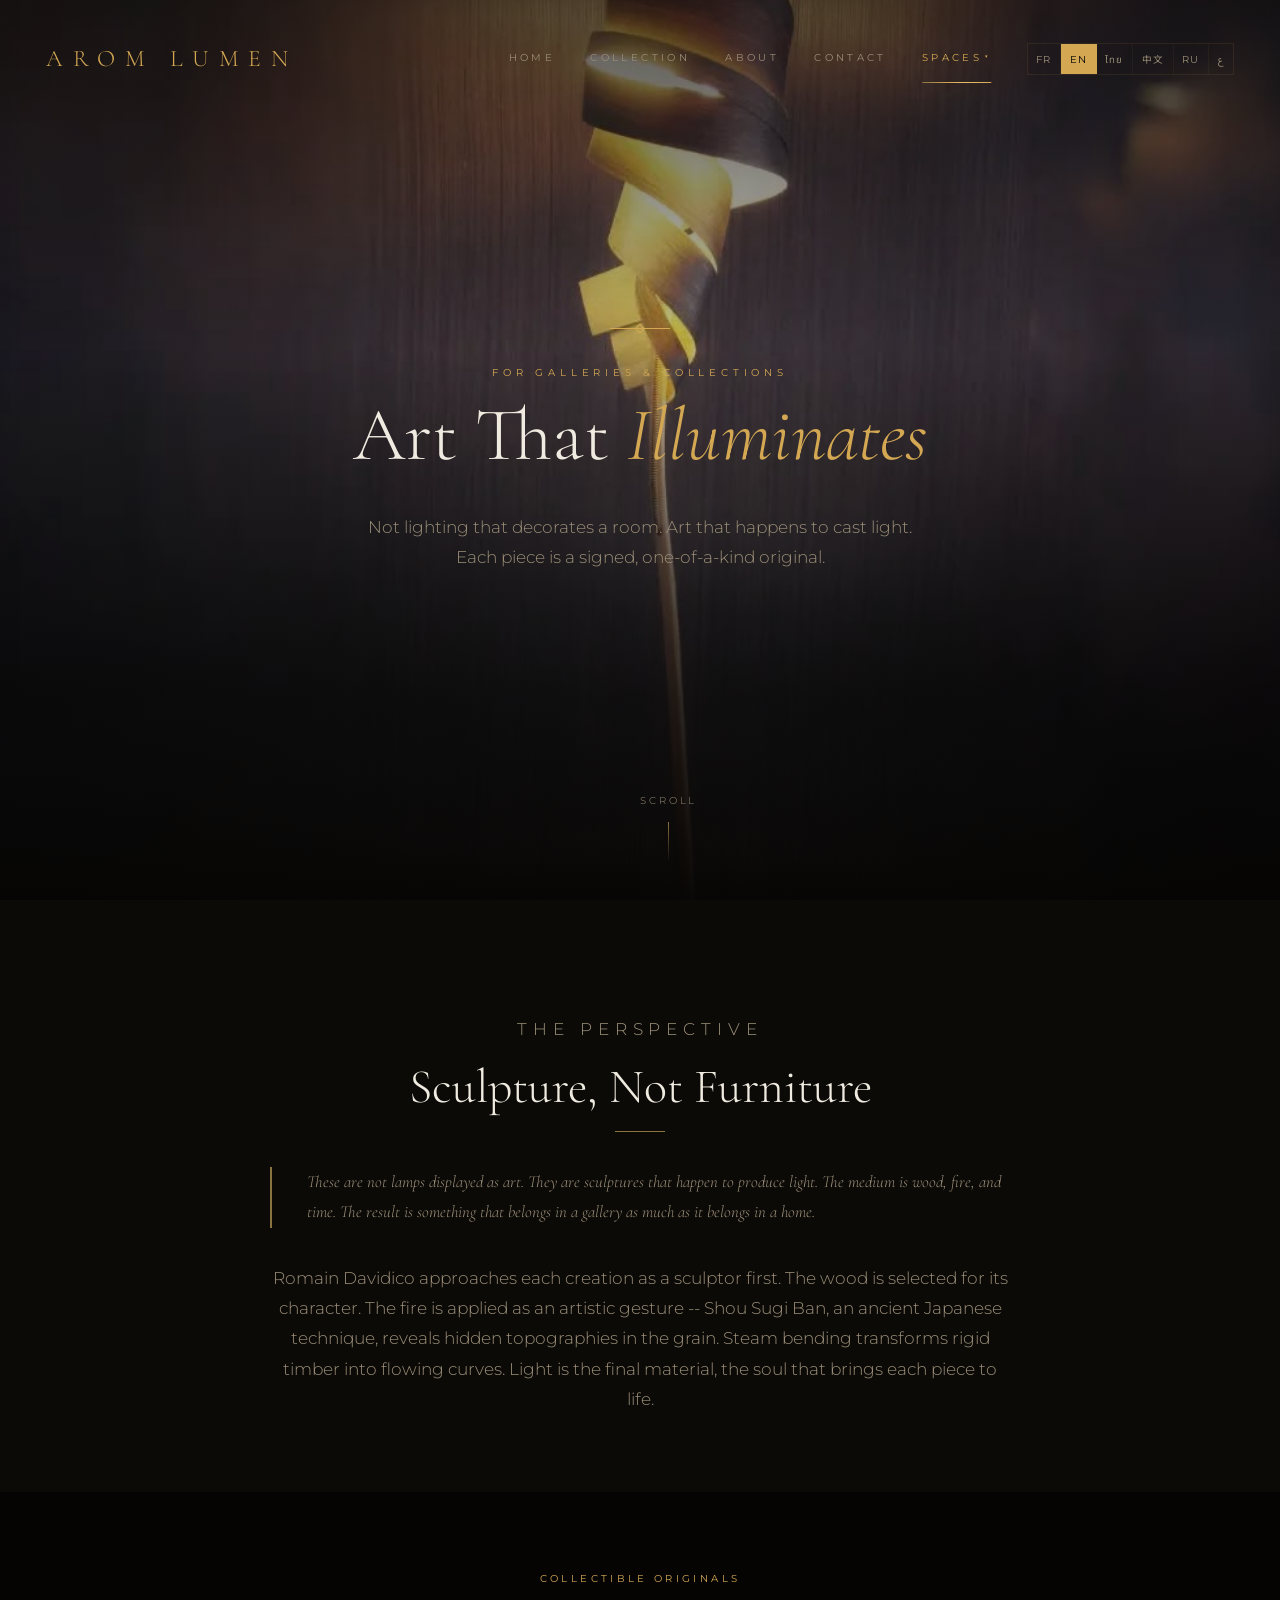
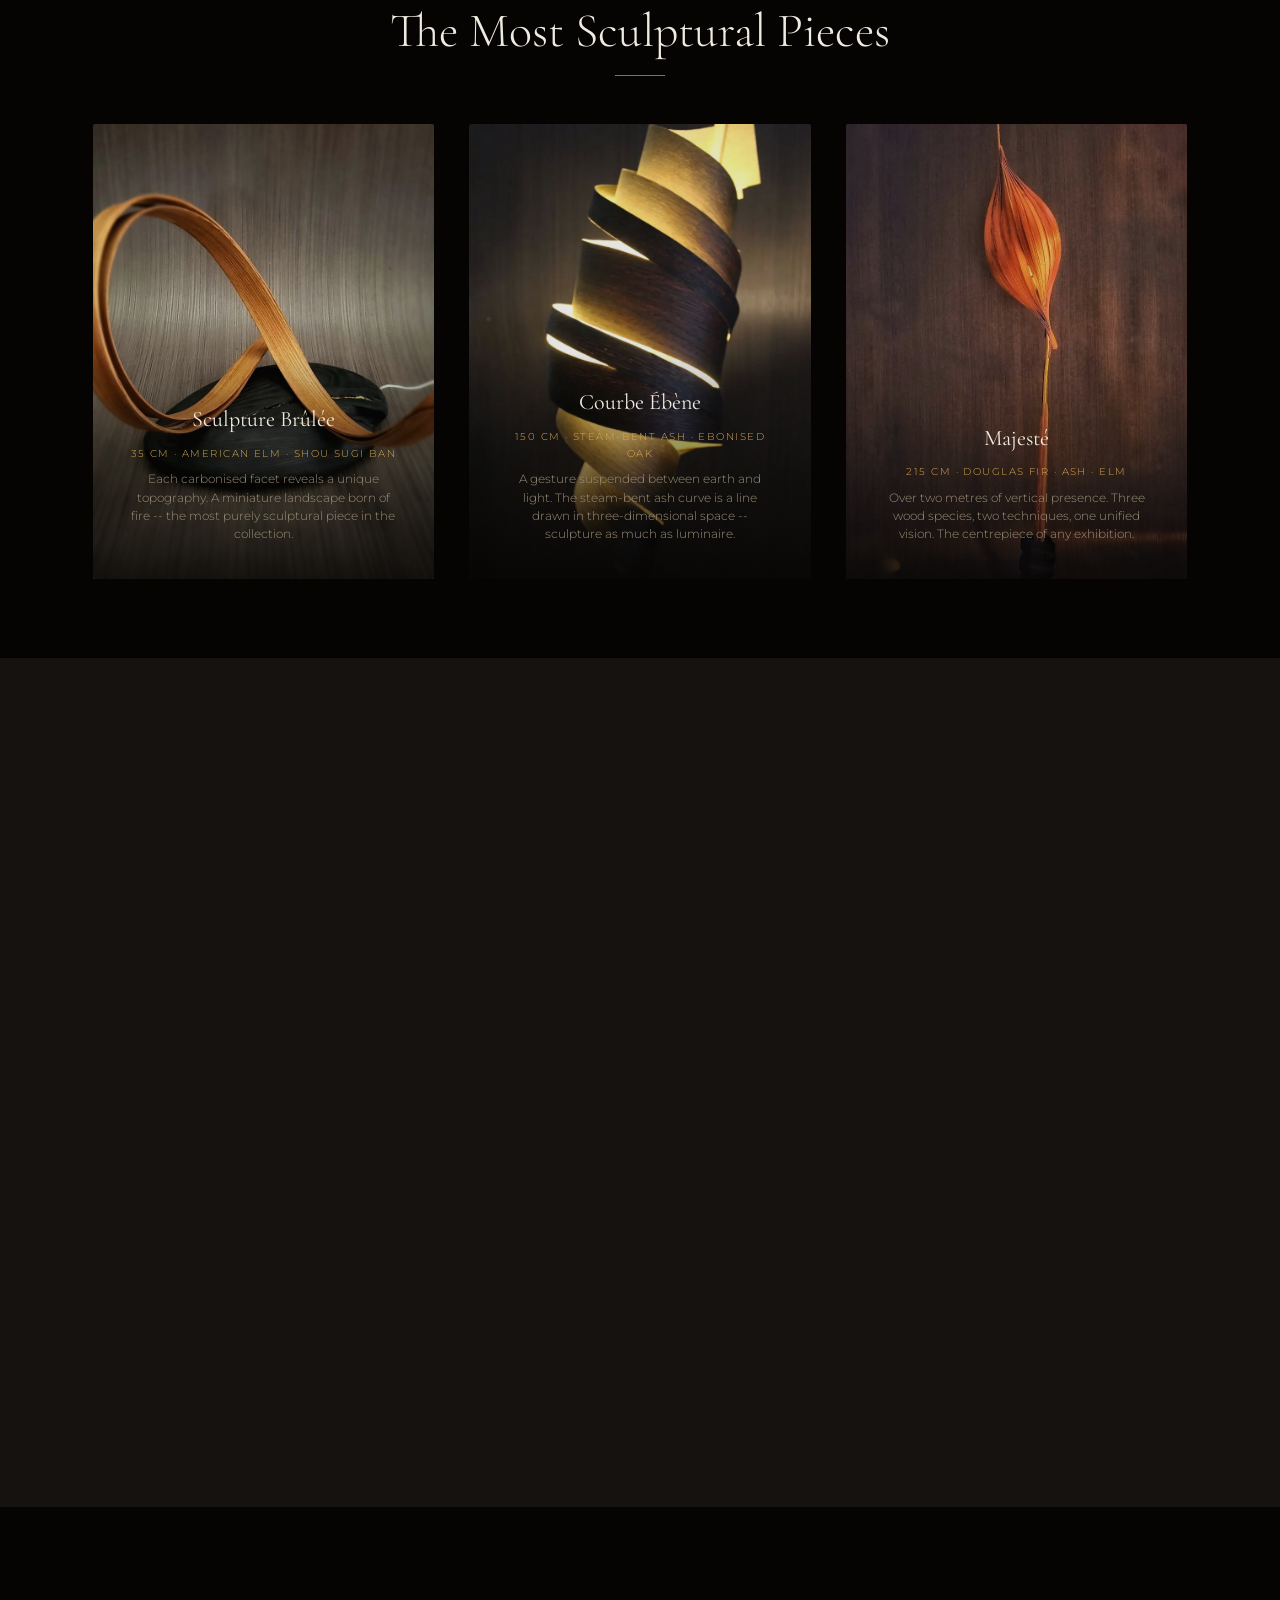
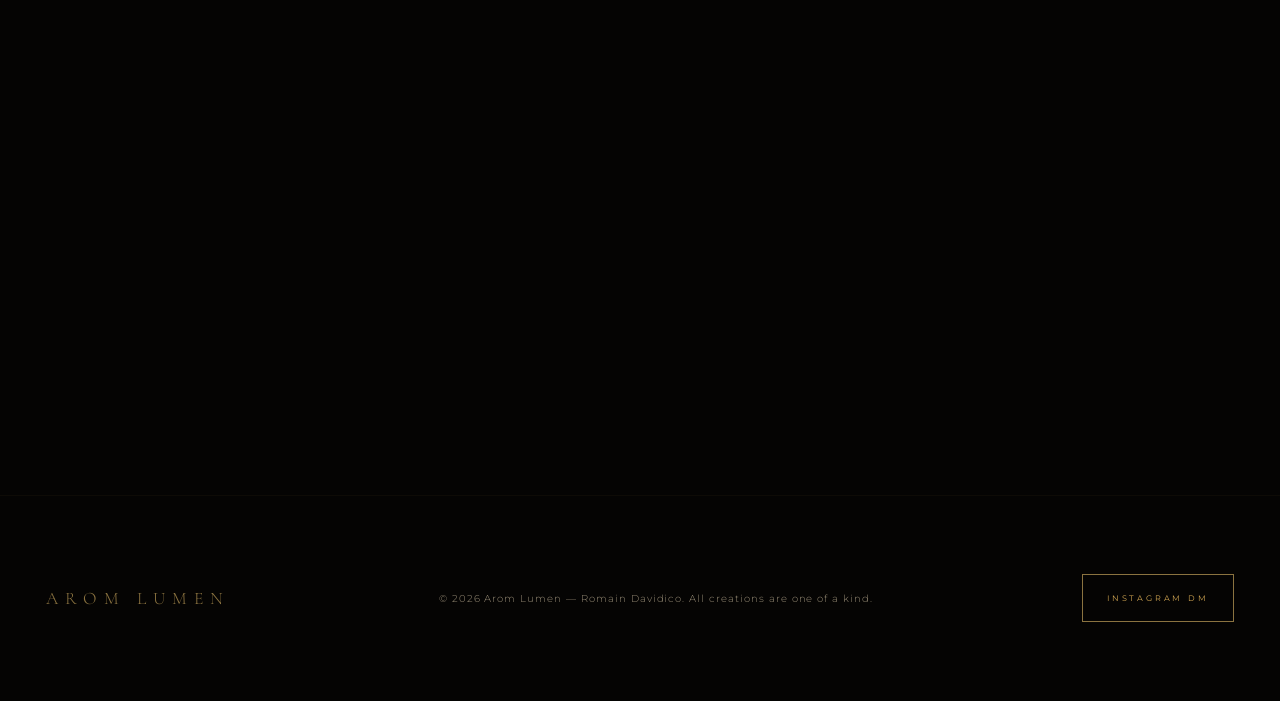
<file: exhibitions.html>
<!DOCTYPE html>
<html lang="en" dir="ltr">
<head>
    <meta charset="UTF-8">
    <meta name="viewport" content="width=device-width, initial-scale=1.0">
    <meta name="view-transition" content="same-origin">
    <title>Gallery &amp; Exhibition Lighting — AROM LUMEN | Collectible Wood Art</title>
    <meta name="description" content="Collectible sculptural lamps for galleries, exhibitions, and art collections. Handcrafted wood art by Romain Davidico -- each piece a signed original.">
    <link rel="canonical" href="https://aromlumen.com/exhibitions.html">
    <link rel="icon" href="favicon.svg">

    <!-- Open Graph -->
    <meta property="og:type" content="website">
    <meta property="og:title" content="Gallery &amp; Exhibition Lighting — AROM LUMEN">
    <meta property="og:description" content="Collectible sculptural lamps for galleries, exhibitions, and art collections.">
    <meta property="og:image" content="https://aromlumen.com/images/11.jpg">
    <meta property="og:url" content="https://aromlumen.com/exhibitions.html">
    <meta property="og:site_name" content="Arom Lumen">

    <!-- Twitter Card -->
    <meta name="twitter:card" content="summary_large_image">
    <meta name="twitter:title" content="Gallery &amp; Exhibition Lighting — AROM LUMEN">
    <meta name="twitter:description" content="Collectible sculptural lamps for galleries, exhibitions, and art collections.">
    <meta name="twitter:image" content="https://aromlumen.com/images/11.jpg">

    <!-- Preconnect & Fonts -->
    <link rel="preconnect" href="https://fonts.googleapis.com">
    <link rel="preconnect" href="https://fonts.gstatic.com" crossorigin>
    <link href="https://fonts.googleapis.com/css2?family=Cormorant+Garamond:ital,wght@0,300;0,400;0,500;0,600;0,700;1,300;1,400&family=Montserrat:wght@200;300;400;500;600&family=Noto+Sans+Thai:wght@200;300;400;500&family=Noto+Sans+SC:wght@200;300;400;500&family=Noto+Sans+Arabic:wght@200;300;400;500&display=swap" rel="stylesheet">

    <link rel="preload" as="image" href="images/11.jpg">
    <link rel="stylesheet" href="css/style.css">
</head>
<body>

<!-- Skip to content -->
<a href="#main-content" class="skip-link" aria-label="Skip to main content">Skip to main content</a>

<!-- Loader -->
<div class="loader" id="loader" role="status" aria-label="Loading page">
    <div class="loader-logo">Arom Lumen</div>
    <div class="loader-bar"></div>
</div>

<!-- Cursor Glow -->
<div class="cursor-glow" id="cursorGlow" aria-hidden="true"></div>

<!-- Navigation -->
<header>
    <nav id="navbar" aria-label="Main navigation">
        <a href="index.html" class="nav-logo" aria-label="Arom Lumen — Home">Arom Lumen</a>
        <div class="nav-right">
            <ul class="nav-links" id="navLinks" role="list">
                <li><a href="index.html" data-i18n="nav_home">Home</a></li>
                <li><a href="collection.html" data-i18n="nav_collection">Collection</a></li>
                <li><a href="about.html" data-i18n="nav_about">About</a></li>
                <li><a href="contact.html" data-i18n="nav_contact">Contact</a></li>
                <li class="nav-dropdown">
                    <a href="#" data-i18n="nav_spaces" class="active" aria-current="page">Spaces <span class="dd-arrow" aria-hidden="true">&#9662;</span></a>
                    <ul class="nav-dropdown-menu">
                        <li><a href="hotels.html" data-i18n="nav_hotels">Hotels</a></li>
                        <li><a href="villas.html" data-i18n="nav_villas">Villas</a></li>
                        <li><a href="offices.html" data-i18n="nav_offices">Offices</a></li>
                        <li><a href="restaurants.html" data-i18n="nav_restaurants">Restaurants</a></li>
                        <li><a href="exhibitions.html" class="active" aria-current="page" data-i18n="nav_exhibitions">Exhibitions</a></li>
                        <li><a href="architects.html" data-i18n="nav_architects">Architects</a></li>
                    </ul>
                </li>
            </ul>
            <div class="lang-switch" id="langSwitch" role="group" aria-label="Language switcher">
                <button class="lang-btn" data-lang="fr" aria-label="Fran&#231;ais">FR</button>
                <button class="lang-btn active" data-lang="en" aria-label="English" aria-pressed="true">EN</button>
                <button class="lang-btn" data-lang="th" aria-label="&#xE44;&#xE17;&#xE22;">&#xE44;&#xE17;&#xE22;</button>
                <button class="lang-btn" data-lang="zh" aria-label="&#x4E2D;&#x6587;">&#x4E2D;&#x6587;</button>
                <button class="lang-btn" data-lang="ru" aria-label="&#x0420;&#x0443;&#x0441;&#x0441;&#x043A;&#x0438;&#x0439;">RU</button>
                <button class="lang-btn" data-lang="ar" aria-label="&#x0627;&#x0644;&#x0639;&#x0631;&#x0628;&#x064A;&#x0629;">&#x0639;</button>
            </div>
            <button class="nav-hamburger" id="hamburger" aria-label="Toggle menu" aria-expanded="false"><span></span><span></span><span></span></button>
        </div>
    </nav>
</header>

<main id="main-content">

    <!-- HERO -->
    <section class="persona-hero" aria-label="Hero">
        <div class="hero-bg" style="background: linear-gradient(180deg, rgba(5,4,3,0.7) 0%, rgba(5,4,3,0.25) 40%, rgba(5,4,3,0.8) 75%, rgba(5,4,3,1) 100%), url('images/11.jpg') center/cover no-repeat;" aria-hidden="true"></div>
        <div class="hero-content">
            <div class="hero-ornament" aria-hidden="true"></div>
            <p class="hero-sub" data-i18n="exhibitions_hero_sub">For Galleries &amp; Collections</p>
            <h1 class="hero-title" data-i18n="exhibitions_hero_title">Art That <em>Illuminates</em></h1>
            <p class="hero-desc" data-i18n="exhibitions_hero_desc">Not lighting that decorates a room. Art that happens to cast light. Each piece is a signed, one-of-a-kind original.</p>
        </div>
        <div class="hero-scroll" aria-hidden="true"><span data-i18n="scroll">Scroll</span><div class="line"></div></div>
    </section>

    <!-- PROBLEM / DESIRE -->
    <section class="persona-problem" aria-labelledby="exhibit-problem-heading">
        <div class="inner reveal">
            <p class="s-label" data-i18n="exhibitions_problem_label">The Perspective</p>
            <h2 class="s-title" id="exhibit-problem-heading" data-i18n="exhibitions_problem_title">Sculpture, Not Furniture</h2>
            <div class="s-div" style="margin:0 auto 2rem" aria-hidden="true"></div>
            <blockquote>
                <p data-i18n="exhibitions_problem_quote">These are not lamps displayed as art. They are sculptures that happen to produce light. The medium is wood, fire, and time. The result is something that belongs in a gallery as much as it belongs in a home.</p>
            </blockquote>
            <p data-i18n="exhibitions_problem_desc">Romain Davidico approaches each creation as a sculptor first. The wood is selected for its character. The fire is applied as an artistic gesture -- Shou Sugi Ban, an ancient Japanese technique, reveals hidden topographies in the grain. Steam bending transforms rigid timber into flowing curves. Light is the final material, the soul that brings each piece to life.</p>
        </div>
    </section>

    <!-- RECOMMENDED PRODUCTS -->
    <section class="persona-products" aria-labelledby="exhibit-products-heading">
        <div class="reveal">
            <p class="s-label" data-i18n="exhibitions_products_label">Collectible Originals</p>
            <h2 class="s-title" id="exhibit-products-heading" data-i18n="exhibitions_products_title">The Most Sculptural Pieces</h2>
            <div class="s-div" style="margin:0 auto 3rem" aria-hidden="true"></div>
        </div>
        <div class="product-grid" style="padding:0 var(--space-section-x)">
            <a href="piece.html?id=sculpture-brulee" class="persona-product-card reveal" aria-label="Sculpture Brulee — 35 cm">
                <img src="images/16.jpg" alt="Sculpture Brulee — hand-charred American elm, internal LED" loading="lazy" width="600" height="800">
                <div class="card-overlay">
                    <h3>Sculpture Br&ucirc;l&eacute;e</h3>
                    <span class="card-meta">35 cm &middot; American Elm &middot; Shou Sugi Ban</span>
                    <p class="card-desc">Each carbonised facet reveals a unique topography. A miniature landscape born of fire -- the most purely sculptural piece in the collection.</p>
                </div>
            </a>
            <a href="piece.html?id=courbe-ebene" class="persona-product-card reveal" aria-label="Courbe Ebene — 150 cm">
                <img src="images/12.jpg" alt="Courbe Ebene — steam-bent ash, ebonised oak veneer" loading="lazy" width="600" height="800">
                <div class="card-overlay">
                    <h3>Courbe &Eacute;b&egrave;ne</h3>
                    <span class="card-meta">150 cm &middot; Steam-Bent Ash &middot; Ebonised Oak</span>
                    <p class="card-desc">A gesture suspended between earth and light. The steam-bent ash curve is a line drawn in three-dimensional space -- sculpture as much as luminaire.</p>
                </div>
            </a>
            <a href="piece.html?id=majeste" class="persona-product-card reveal" aria-label="Majeste — 215 cm">
                <img src="images/14.jpg" alt="Majeste — charred Douglas fir, steam-bent ash, elm blades" loading="lazy" width="600" height="800">
                <div class="card-overlay">
                    <h3>Majest&eacute;</h3>
                    <span class="card-meta">215 cm &middot; Douglas Fir &middot; Ash &middot; Elm</span>
                    <p class="card-desc">Over two metres of vertical presence. Three wood species, two techniques, one unified vision. The centrepiece of any exhibition.</p>
                </div>
            </a>
        </div>
    </section>

    <!-- USE CASE SCENARIOS -->
    <section class="persona-scenarios" aria-labelledby="exhibit-scenarios-heading">
        <div class="reveal" style="text-align:center">
            <p class="s-label" data-i18n="exhibitions_scenarios_label">Exhibition Contexts</p>
            <h2 class="s-title" id="exhibit-scenarios-heading" data-i18n="exhibitions_scenarios_title">Where Art Meets Audience</h2>
            <div class="s-div" style="margin:0 auto 3rem" aria-hidden="true"></div>
        </div>
        <div class="scenarios-grid" style="padding:0 var(--space-section-x)">
            <div class="scenario-card reveal">
                <span class="scenario-icon" aria-hidden="true">&#9670;</span>
                <h3 data-i18n="exhibitions_sc1_title">Gallery Exhibitions</h3>
                <p data-i18n="exhibitions_sc1_desc">Solo or group shows featuring the full range of Arom Lumen creations. Each piece is displayed as sculpture, with its material story, technique, and artistic intention presented alongside.</p>
            </div>
            <div class="scenario-card reveal">
                <span class="scenario-icon" aria-hidden="true">&#9670;</span>
                <h3 data-i18n="exhibitions_sc2_title">Art Fairs &amp; Salons</h3>
                <p data-i18n="exhibitions_sc2_desc">International design fairs and craft salons where collectors discover new voices. Arom Lumen pieces attract attention for their scale, materiality, and the unmistakable mark of the human hand.</p>
            </div>
            <div class="scenario-card reveal">
                <span class="scenario-icon" aria-hidden="true">&#9670;</span>
                <h3 data-i18n="exhibitions_sc3_title">Private Collections</h3>
                <p data-i18n="exhibitions_sc3_desc">For the collector who seeks functional art. Each piece is a signed original, accompanied by a certificate of authenticity documenting the wood species, techniques, and the story of its creation.</p>
            </div>
            <div class="scenario-card reveal">
                <span class="scenario-icon" aria-hidden="true">&#9670;</span>
                <h3 data-i18n="exhibitions_sc4_title">Museum Gift Shops</h3>
                <p data-i18n="exhibitions_sc4_desc">Smaller pieces like the Sculpture Brulee appeal to museum visitors seeking authentic, handcrafted art objects at an accessible price point -- artisanal, collectible, and deeply personal.</p>
            </div>
        </div>
    </section>

    <!-- CTA -->
    <section class="persona-cta" aria-labelledby="exhibit-cta-heading">
        <div class="inner reveal">
            <p class="s-label" data-i18n="exhibitions_cta_label">Show the Work</p>
            <h2 class="s-title" id="exhibit-cta-heading" data-i18n="exhibitions_cta_title">Discuss an Exhibition with Romain</h2>
            <div class="s-div" style="margin:0 auto 2rem" aria-hidden="true"></div>
            <p data-i18n="exhibitions_cta_desc">Romain welcomes collaboration with galleries, curators, and event organisers. Whether a solo exhibition, an art fair booth, or a curated selection for a design event, each presentation is tailored to the space and audience.</p>
            <p class="persona-note" data-i18n="exhibitions_cta_note">Every piece delivered with a signed certificate of authenticity. Limited editions and site-specific commissions available.</p>
            <div style="margin-top:2.5rem">
                <a href="https://ig.me/m/arom_lumen" target="_blank" rel="noopener noreferrer" class="btn-p" data-i18n="exhibitions_cta_btn">Discuss an Exhibition with Romain</a>
            </div>
        </div>
    </section>

</main>

<footer role="contentinfo">
    <div class="footer-content">
        <div class="footer-logo">Arom Lumen</div>
        <p class="footer-text">&copy; 2026 Arom Lumen — Romain Davidico. <span data-i18n="footer">All creations are one of a kind.</span></p>
        <a href="https://ig.me/m/arom_lumen" target="_blank" rel="noopener noreferrer" class="btn-o" style="padding:.6rem 1.5rem;font-size:.5rem" aria-label="Contact us via Instagram Direct Message">Instagram DM</a>
    </div>
</footer>

<script src="js/products.js"></script>
<script src="js/main.js"></script>
</body>
</html>
</file>
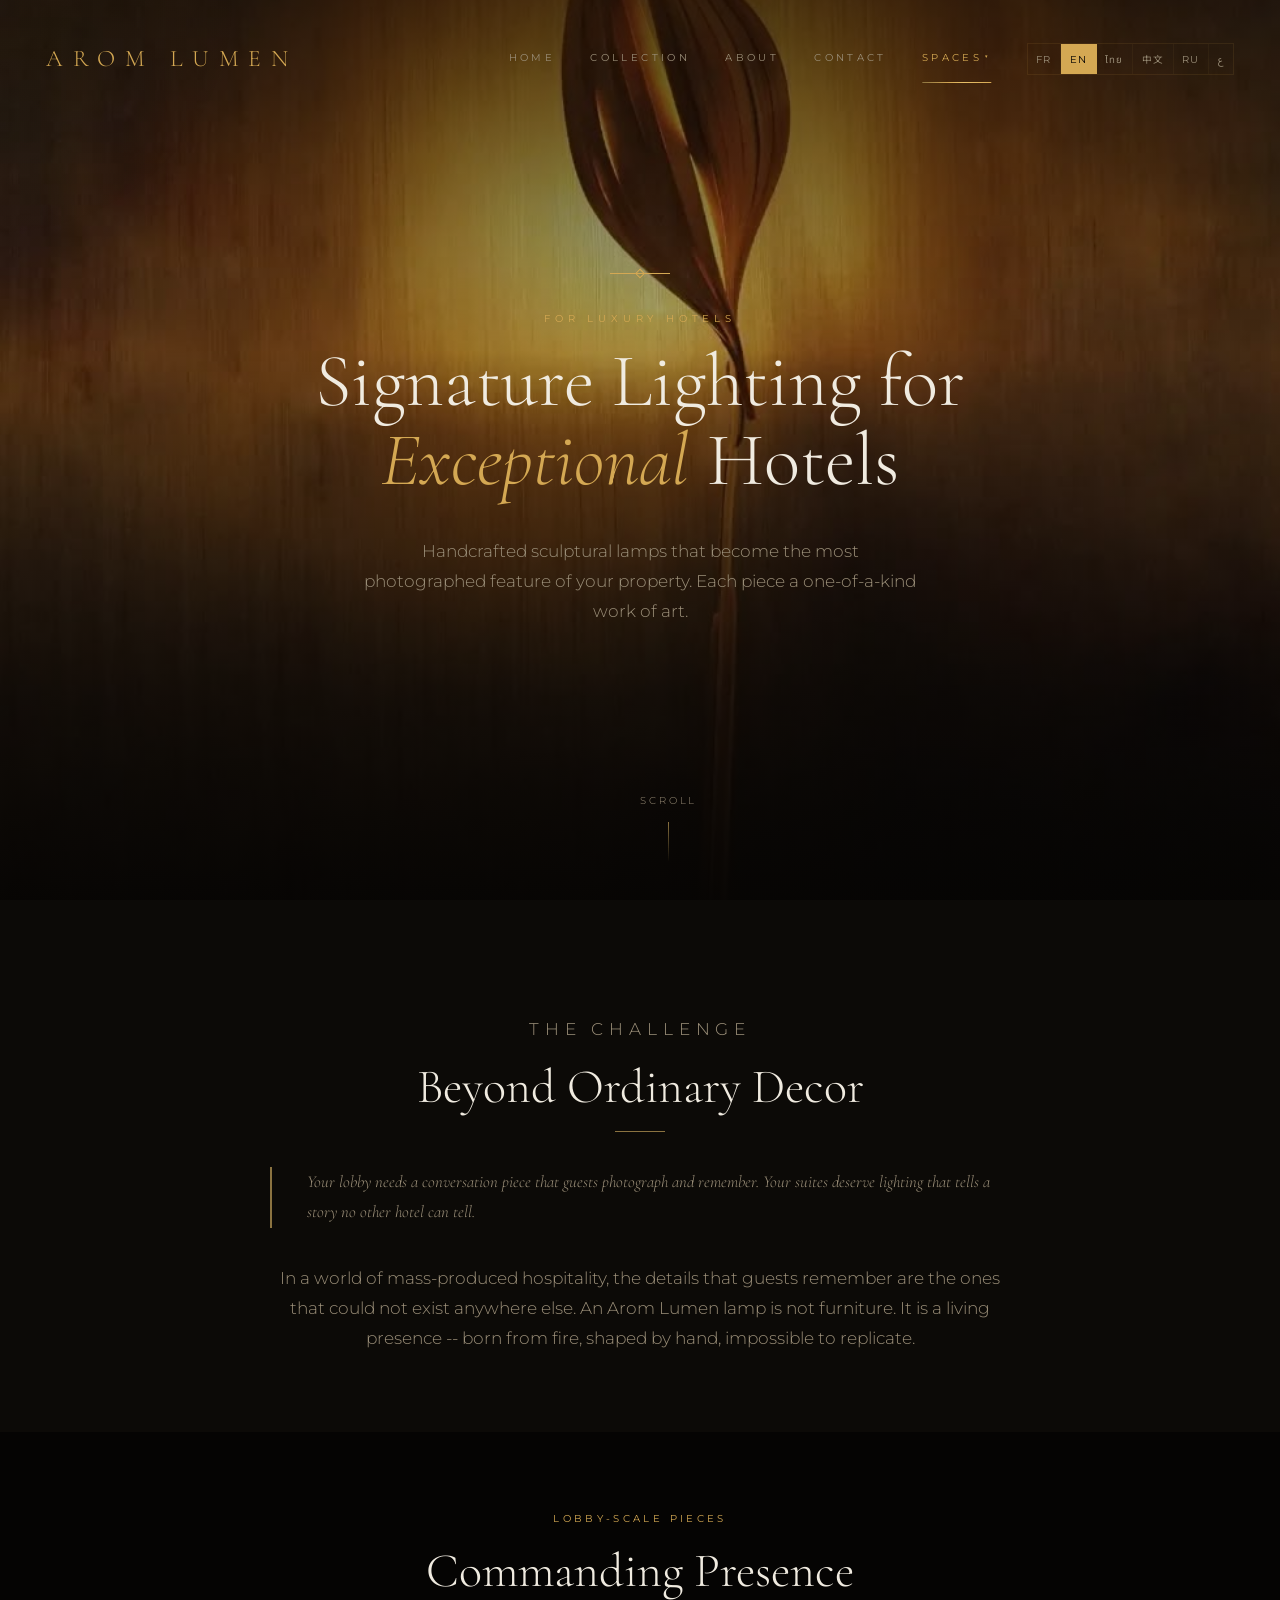
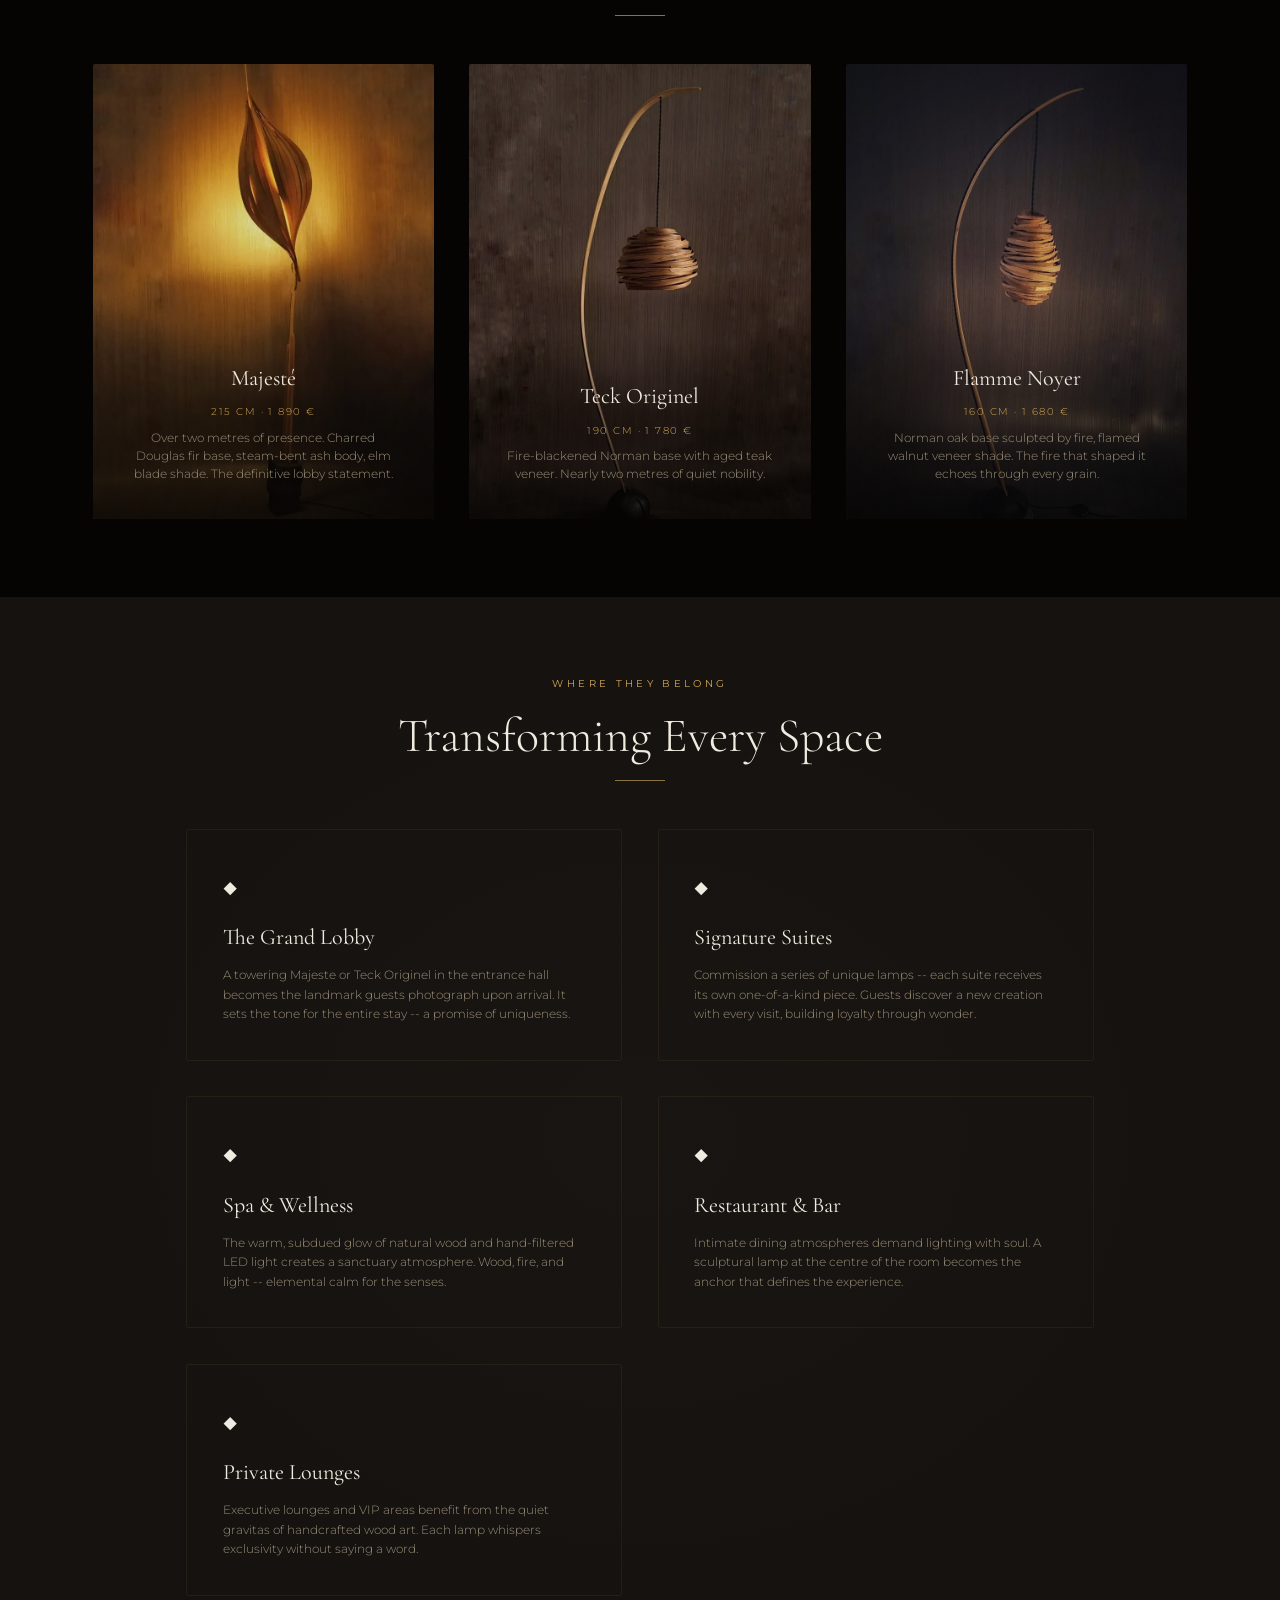
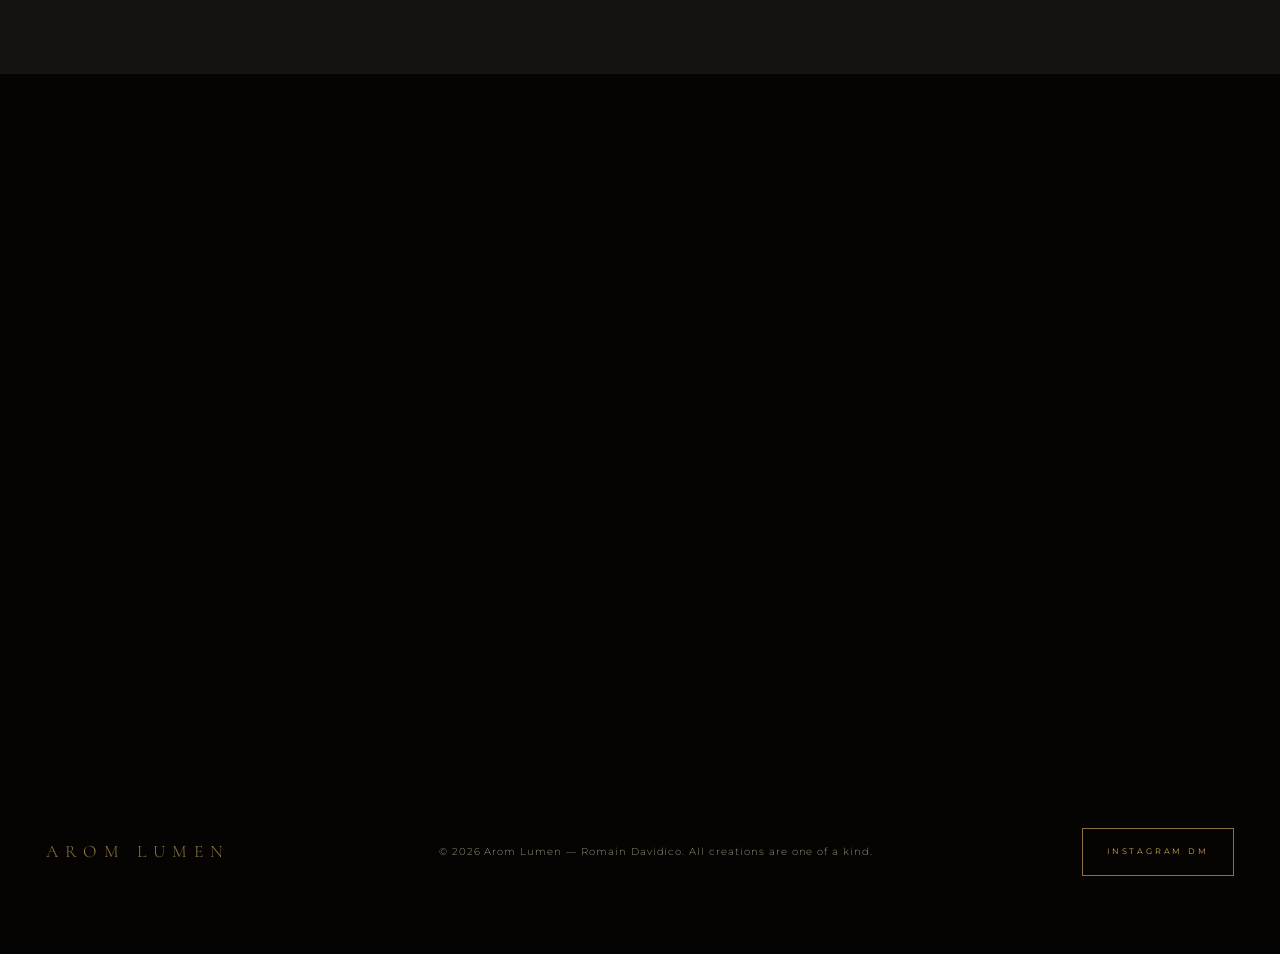
<file: hotels.html>
<!DOCTYPE html>
<html lang="en" dir="ltr">
<head>
    <meta charset="UTF-8">
    <meta name="viewport" content="width=device-width, initial-scale=1.0">
    <meta name="view-transition" content="same-origin">
    <title>Luxury Hotel Lighting — AROM LUMEN | Signature Sculptural Lamps for Hotels</title>
    <meta name="description" content="Signature handcrafted sculptural lamps for luxury hotels. Lobby installations, suite lighting, and spa ambiance by artisan Romain Davidico.">
    <link rel="canonical" href="https://aromlumen.com/hotels.html">
    <link rel="icon" href="favicon.svg">

    <!-- Open Graph -->
    <meta property="og:type" content="website">
    <meta property="og:title" content="Luxury Hotel Lighting — AROM LUMEN">
    <meta property="og:description" content="Signature handcrafted sculptural lamps for luxury hotels. Lobby installations, suite lighting, and spa ambiance.">
    <meta property="og:image" content="https://aromlumen.com/images/06.jpg">
    <meta property="og:url" content="https://aromlumen.com/hotels.html">
    <meta property="og:site_name" content="Arom Lumen">

    <!-- Twitter Card -->
    <meta name="twitter:card" content="summary_large_image">
    <meta name="twitter:title" content="Luxury Hotel Lighting — AROM LUMEN">
    <meta name="twitter:description" content="Signature handcrafted sculptural lamps for luxury hotels.">
    <meta name="twitter:image" content="https://aromlumen.com/images/06.jpg">

    <!-- Preconnect & Fonts -->
    <link rel="preconnect" href="https://fonts.googleapis.com">
    <link rel="preconnect" href="https://fonts.gstatic.com" crossorigin>
    <link href="https://fonts.googleapis.com/css2?family=Cormorant+Garamond:ital,wght@0,300;0,400;0,500;0,600;0,700;1,300;1,400&family=Montserrat:wght@200;300;400;500;600&family=Noto+Sans+Thai:wght@200;300;400;500&family=Noto+Sans+SC:wght@200;300;400;500&family=Noto+Sans+Arabic:wght@200;300;400;500&display=swap" rel="stylesheet">

    <link rel="preload" as="image" href="images/06.jpg">
    <link rel="stylesheet" href="css/style.css">
</head>
<body>

<!-- Skip to content -->
<a href="#main-content" class="skip-link" aria-label="Skip to main content">Skip to main content</a>

<!-- Loader -->
<div class="loader" id="loader" role="status" aria-label="Loading page">
    <div class="loader-logo">Arom Lumen</div>
    <div class="loader-bar"></div>
</div>

<!-- Cursor Glow -->
<div class="cursor-glow" id="cursorGlow" aria-hidden="true"></div>

<!-- Navigation -->
<header>
    <nav id="navbar" aria-label="Main navigation">
        <a href="index.html" class="nav-logo" aria-label="Arom Lumen — Home">Arom Lumen</a>
        <div class="nav-right">
            <ul class="nav-links" id="navLinks" role="list">
                <li><a href="index.html" data-i18n="nav_home">Home</a></li>
                <li><a href="collection.html" data-i18n="nav_collection">Collection</a></li>
                <li><a href="about.html" data-i18n="nav_about">About</a></li>
                <li><a href="contact.html" data-i18n="nav_contact">Contact</a></li>
                <li class="nav-dropdown">
                    <a href="#" data-i18n="nav_spaces" class="active" aria-current="page">Spaces <span class="dd-arrow" aria-hidden="true">&#9662;</span></a>
                    <ul class="nav-dropdown-menu">
                        <li><a href="hotels.html" class="active" aria-current="page" data-i18n="nav_hotels">Hotels</a></li>
                        <li><a href="villas.html" data-i18n="nav_villas">Villas</a></li>
                        <li><a href="offices.html" data-i18n="nav_offices">Offices</a></li>
                        <li><a href="restaurants.html" data-i18n="nav_restaurants">Restaurants</a></li>
                        <li><a href="exhibitions.html" data-i18n="nav_exhibitions">Exhibitions</a></li>
                        <li><a href="architects.html" data-i18n="nav_architects">Architects</a></li>
                    </ul>
                </li>
            </ul>
            <div class="lang-switch" id="langSwitch" role="group" aria-label="Language switcher">
                <button class="lang-btn" data-lang="fr" aria-label="Fran&#231;ais">FR</button>
                <button class="lang-btn active" data-lang="en" aria-label="English" aria-pressed="true">EN</button>
                <button class="lang-btn" data-lang="th" aria-label="&#xE44;&#xE17;&#xE22;">&#xE44;&#xE17;&#xE22;</button>
                <button class="lang-btn" data-lang="zh" aria-label="&#x4E2D;&#x6587;">&#x4E2D;&#x6587;</button>
                <button class="lang-btn" data-lang="ru" aria-label="&#x0420;&#x0443;&#x0441;&#x0441;&#x043A;&#x0438;&#x0439;">RU</button>
                <button class="lang-btn" data-lang="ar" aria-label="&#x0627;&#x0644;&#x0639;&#x0631;&#x0628;&#x064A;&#x0629;">&#x0639;</button>
            </div>
            <button class="nav-hamburger" id="hamburger" aria-label="Toggle menu" aria-expanded="false"><span></span><span></span><span></span></button>
        </div>
    </nav>
</header>

<main id="main-content">

    <!-- HERO -->
    <section class="persona-hero" aria-label="Hero">
        <div class="hero-bg" style="background: linear-gradient(180deg, rgba(5,4,3,0.7) 0%, rgba(5,4,3,0.3) 40%, rgba(5,4,3,0.8) 75%, rgba(5,4,3,1) 100%), url('images/06.jpg') center/cover no-repeat;" aria-hidden="true"></div>
        <div class="hero-content">
            <div class="hero-ornament" aria-hidden="true"></div>
            <p class="hero-sub" data-i18n="hotels_hero_sub">For Luxury Hotels</p>
            <h1 class="hero-title" data-i18n="hotels_hero_title">Signature Lighting for <em>Exceptional</em> Hotels</h1>
            <p class="hero-desc" data-i18n="hotels_hero_desc">Handcrafted sculptural lamps that become the most photographed feature of your property. Each piece a one-of-a-kind work of art.</p>
        </div>
        <div class="hero-scroll" aria-hidden="true"><span data-i18n="scroll">Scroll</span><div class="line"></div></div>
    </section>

    <!-- PROBLEM / DESIRE -->
    <section class="persona-problem" aria-labelledby="hotel-problem-heading">
        <div class="inner reveal">
            <p class="s-label" data-i18n="hotels_problem_label">The Challenge</p>
            <h2 class="s-title" id="hotel-problem-heading" data-i18n="hotels_problem_title">Beyond Ordinary Decor</h2>
            <div class="s-div" style="margin:0 auto 2rem" aria-hidden="true"></div>
            <blockquote>
                <p data-i18n="hotels_problem_quote">Your lobby needs a conversation piece that guests photograph and remember. Your suites deserve lighting that tells a story no other hotel can tell.</p>
            </blockquote>
            <p data-i18n="hotels_problem_desc">In a world of mass-produced hospitality, the details that guests remember are the ones that could not exist anywhere else. An Arom Lumen lamp is not furniture. It is a living presence -- born from fire, shaped by hand, impossible to replicate.</p>
        </div>
    </section>

    <!-- RECOMMENDED PRODUCTS -->
    <section class="persona-products" aria-labelledby="hotel-products-heading">
        <div class="reveal">
            <p class="s-label" data-i18n="hotels_products_label">Lobby-Scale Pieces</p>
            <h2 class="s-title" id="hotel-products-heading" data-i18n="hotels_products_title">Commanding Presence</h2>
            <div class="s-div" style="margin:0 auto 3rem" aria-hidden="true"></div>
        </div>
        <div class="product-grid" style="padding:0 var(--space-section-x)">
            <a href="piece.html?id=majeste" class="persona-product-card reveal" aria-label="Majeste — 215 cm">
                <img src="images/06.jpg" alt="Majeste sculptural lamp — 215 cm, charred Douglas fir and steam-bent ash" loading="lazy" width="600" height="800">
                <div class="card-overlay">
                    <h3>Majest&eacute;</h3>
                    <span class="card-meta">215 cm &middot; 1 890 &euro;</span>
                    <p class="card-desc">Over two metres of presence. Charred Douglas fir base, steam-bent ash body, elm blade shade. The definitive lobby statement.</p>
                </div>
            </a>
            <a href="piece.html?id=teck-originel" class="persona-product-card reveal" aria-label="Teck Originel — 190 cm">
                <img src="images/03.jpg" alt="Teck Originel sculptural lamp — 190 cm, aged teak veneer shade" loading="lazy" width="600" height="800">
                <div class="card-overlay">
                    <h3>Teck Originel</h3>
                    <span class="card-meta">190 cm &middot; 1 780 &euro;</span>
                    <p class="card-desc">Fire-blackened Norman base with aged teak veneer. Nearly two metres of quiet nobility.</p>
                </div>
            </a>
            <a href="piece.html?id=flamme-noyer" class="persona-product-card reveal" aria-label="Flamme Noyer — 160 cm">
                <img src="images/09.jpg" alt="Flamme Noyer sculptural lamp — 160 cm, flamed walnut veneer" loading="lazy" width="600" height="800">
                <div class="card-overlay">
                    <h3>Flamme Noyer</h3>
                    <span class="card-meta">160 cm &middot; 1 680 &euro;</span>
                    <p class="card-desc">Norman oak base sculpted by fire, flamed walnut veneer shade. The fire that shaped it echoes through every grain.</p>
                </div>
            </a>
        </div>
    </section>

    <!-- USE CASE SCENARIOS -->
    <section class="persona-scenarios" aria-labelledby="hotel-scenarios-heading">
        <div class="reveal" style="text-align:center">
            <p class="s-label" data-i18n="hotels_scenarios_label">Where They Belong</p>
            <h2 class="s-title" id="hotel-scenarios-heading" data-i18n="hotels_scenarios_title">Transforming Every Space</h2>
            <div class="s-div" style="margin:0 auto 3rem" aria-hidden="true"></div>
        </div>
        <div class="scenarios-grid" style="padding:0 var(--space-section-x)">
            <div class="scenario-card reveal">
                <span class="scenario-icon" aria-hidden="true">&#9670;</span>
                <h3 data-i18n="hotels_sc1_title">The Grand Lobby</h3>
                <p data-i18n="hotels_sc1_desc">A towering Majeste or Teck Originel in the entrance hall becomes the landmark guests photograph upon arrival. It sets the tone for the entire stay -- a promise of uniqueness.</p>
            </div>
            <div class="scenario-card reveal">
                <span class="scenario-icon" aria-hidden="true">&#9670;</span>
                <h3 data-i18n="hotels_sc2_title">Signature Suites</h3>
                <p data-i18n="hotels_sc2_desc">Commission a series of unique lamps -- each suite receives its own one-of-a-kind piece. Guests discover a new creation with every visit, building loyalty through wonder.</p>
            </div>
            <div class="scenario-card reveal">
                <span class="scenario-icon" aria-hidden="true">&#9670;</span>
                <h3 data-i18n="hotels_sc3_title">Spa &amp; Wellness</h3>
                <p data-i18n="hotels_sc3_desc">The warm, subdued glow of natural wood and hand-filtered LED light creates a sanctuary atmosphere. Wood, fire, and light -- elemental calm for the senses.</p>
            </div>
            <div class="scenario-card reveal">
                <span class="scenario-icon" aria-hidden="true">&#9670;</span>
                <h3 data-i18n="hotels_sc4_title">Restaurant &amp; Bar</h3>
                <p data-i18n="hotels_sc4_desc">Intimate dining atmospheres demand lighting with soul. A sculptural lamp at the centre of the room becomes the anchor that defines the experience.</p>
            </div>
            <div class="scenario-card reveal">
                <span class="scenario-icon" aria-hidden="true">&#9670;</span>
                <h3 data-i18n="hotels_sc5_title">Private Lounges</h3>
                <p data-i18n="hotels_sc5_desc">Executive lounges and VIP areas benefit from the quiet gravitas of handcrafted wood art. Each lamp whispers exclusivity without saying a word.</p>
            </div>
        </div>
    </section>

    <!-- CTA -->
    <section class="persona-cta" aria-labelledby="hotel-cta-heading">
        <div class="inner reveal">
            <p class="s-label" data-i18n="hotels_cta_label">Begin the Conversation</p>
            <h2 class="s-title" id="hotel-cta-heading" data-i18n="hotels_cta_title">Book a Private Consultation with Romain</h2>
            <div class="s-div" style="margin:0 auto 2rem" aria-hidden="true"></div>
            <p data-i18n="hotels_cta_desc">Every hotel project begins with a conversation. Romain works directly with hoteliers and design teams to understand the space, the brand story, and the atmosphere you envision. From concept sketches to final installation, each piece is crafted with your property in mind.</p>
            <p class="persona-note" data-i18n="hotels_cta_note">Volume commissions available with dedicated project management, custom dimensions, and coordinated material palettes.</p>
            <div style="margin-top:2.5rem">
                <a href="https://ig.me/m/arom_lumen" target="_blank" rel="noopener noreferrer" class="btn-p" data-i18n="hotels_cta_btn">Book a Private Consultation</a>
            </div>
        </div>
    </section>

</main>

<footer role="contentinfo">
    <div class="footer-content">
        <div class="footer-logo">Arom Lumen</div>
        <p class="footer-text">&copy; 2026 Arom Lumen — Romain Davidico. <span data-i18n="footer">All creations are one of a kind.</span></p>
        <a href="https://ig.me/m/arom_lumen" target="_blank" rel="noopener noreferrer" class="btn-o" style="padding:.6rem 1.5rem;font-size:.5rem" aria-label="Contact us via Instagram Direct Message">Instagram DM</a>
    </div>
</footer>

<script src="js/products.js"></script>
<script src="js/main.js"></script>
</body>
</html>
</file>
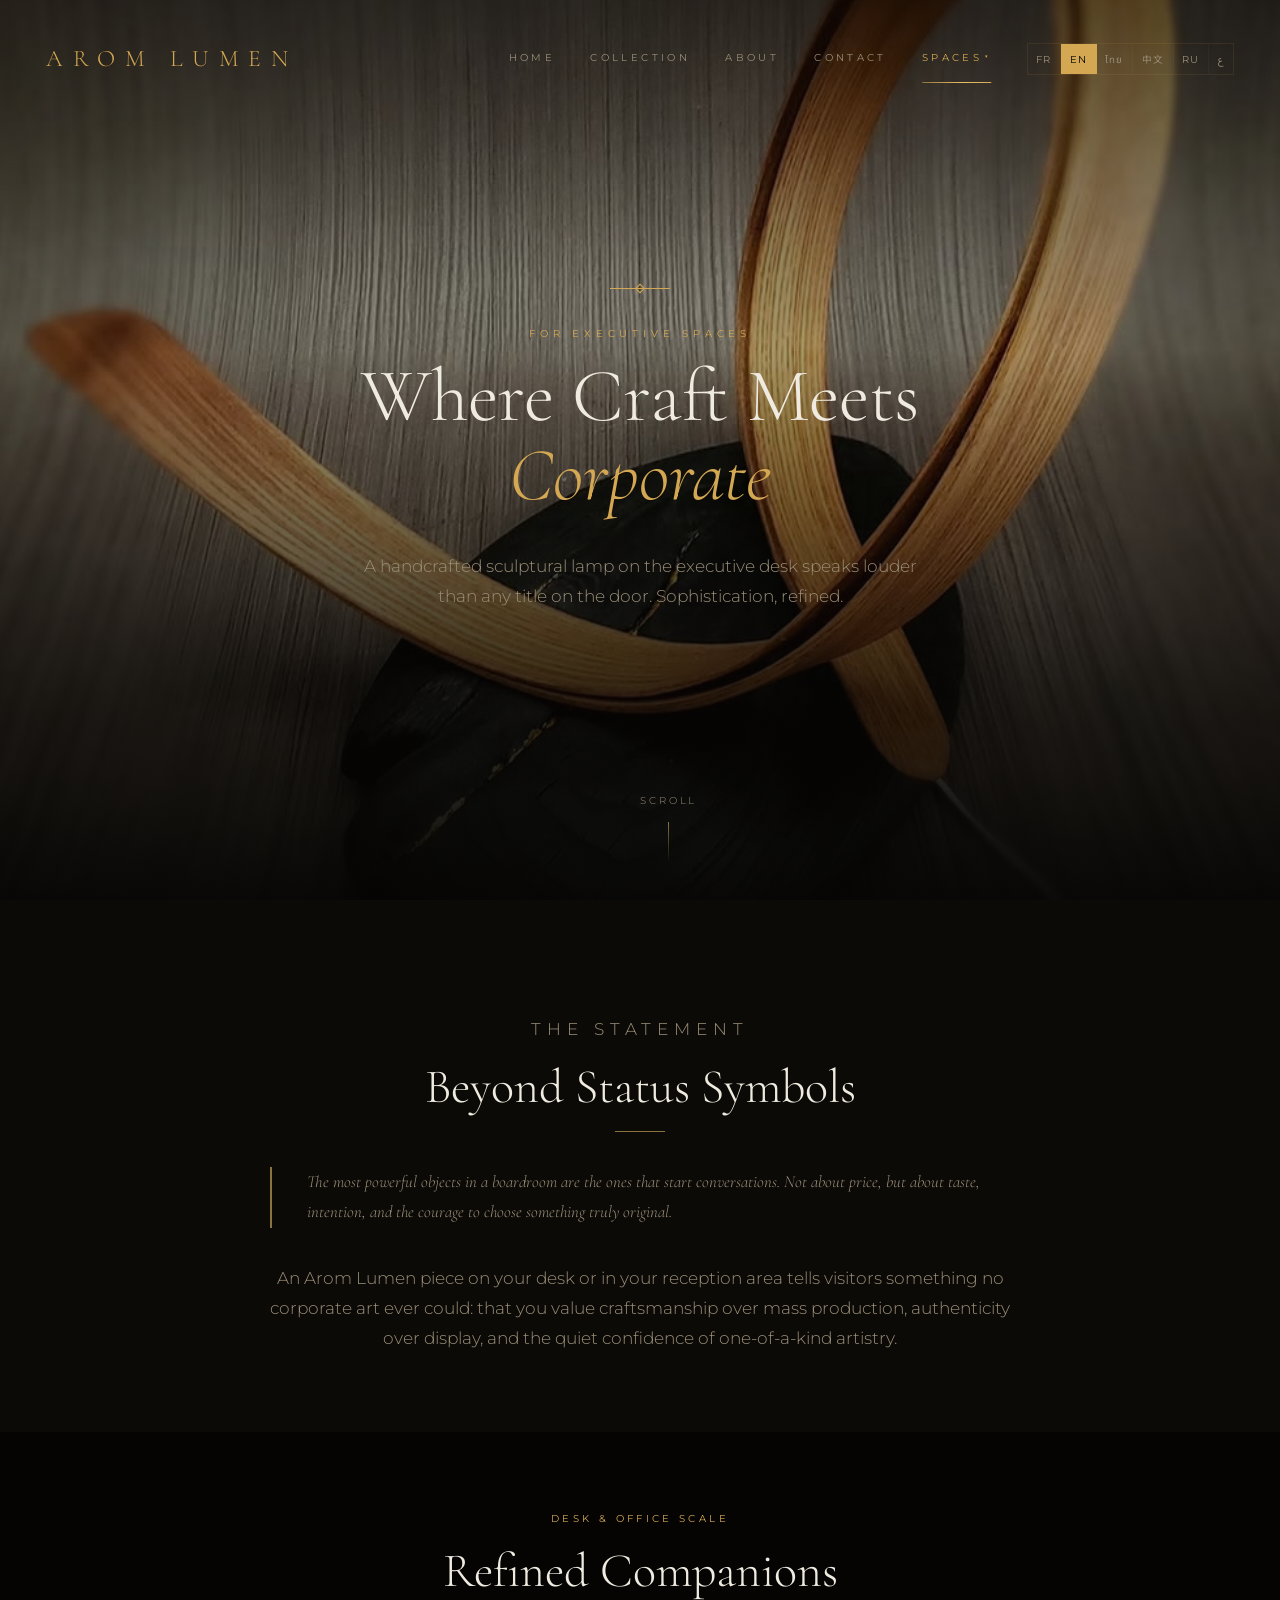
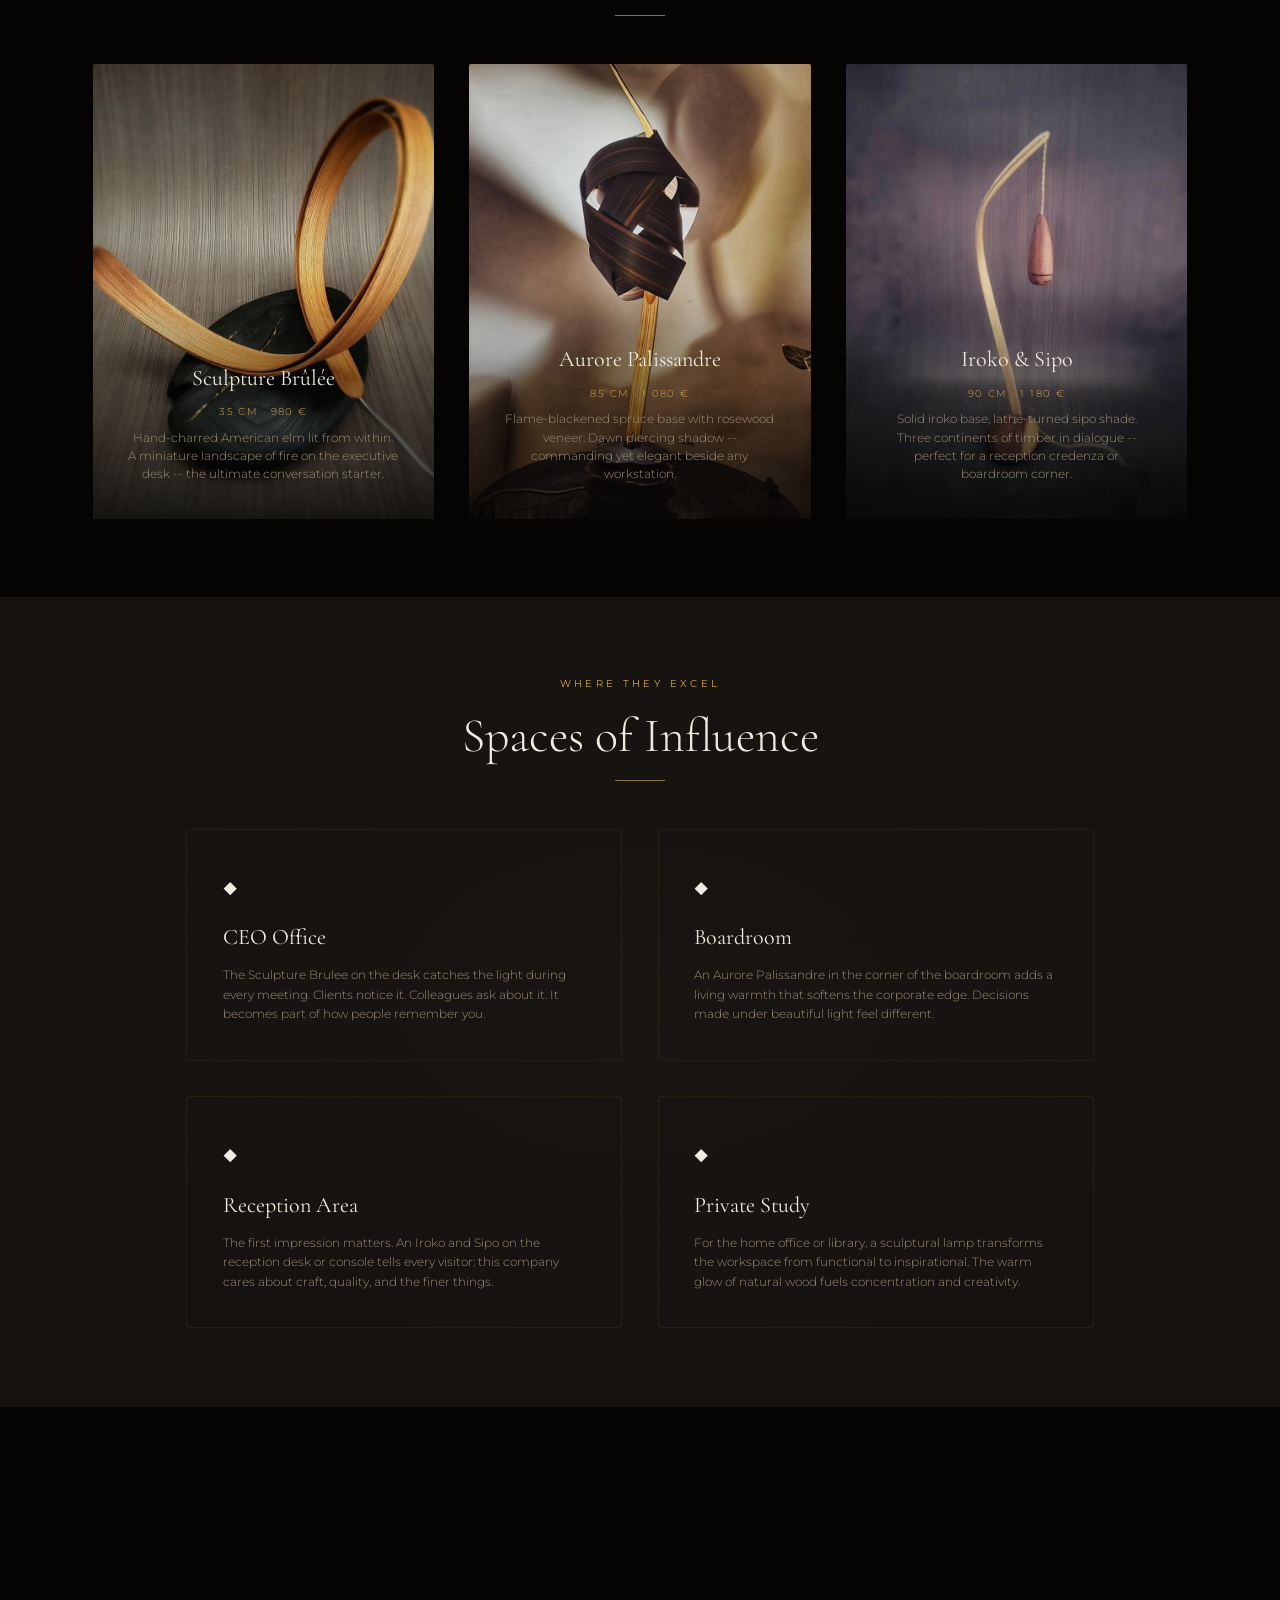
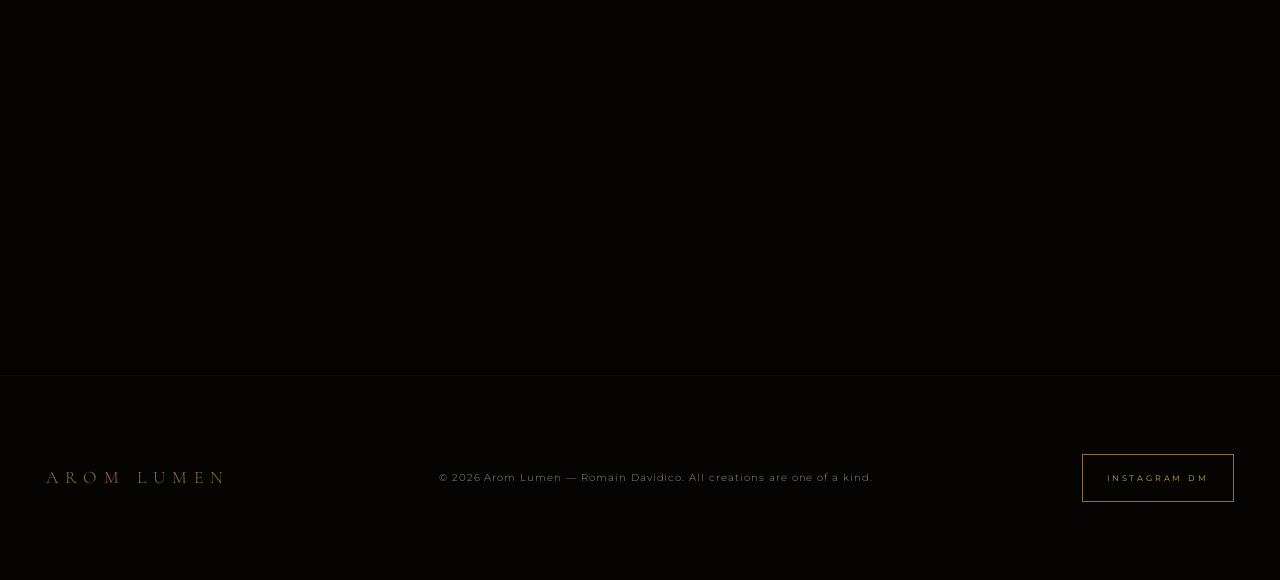
<file: offices.html>
<!DOCTYPE html>
<html lang="en" dir="ltr">
<head>
    <meta charset="UTF-8">
    <meta name="viewport" content="width=device-width, initial-scale=1.0">
    <meta name="view-transition" content="same-origin">
    <title>Executive Office Lighting — AROM LUMEN | Sculptural Lamps for Workspaces</title>
    <meta name="description" content="Handcrafted sculptural lamps for executive offices and boardrooms. Sophisticated, status-defining lighting by artisan Romain Davidico.">
    <link rel="canonical" href="https://aromlumen.com/offices.html">
    <link rel="icon" href="favicon.svg">

    <!-- Open Graph -->
    <meta property="og:type" content="website">
    <meta property="og:title" content="Executive Office Lighting — AROM LUMEN">
    <meta property="og:description" content="Handcrafted sculptural lamps for executive offices and boardrooms.">
    <meta property="og:image" content="https://aromlumen.com/images/07.jpg">
    <meta property="og:url" content="https://aromlumen.com/offices.html">
    <meta property="og:site_name" content="Arom Lumen">

    <!-- Twitter Card -->
    <meta name="twitter:card" content="summary_large_image">
    <meta name="twitter:title" content="Executive Office Lighting — AROM LUMEN">
    <meta name="twitter:description" content="Handcrafted sculptural lamps for executive offices and boardrooms.">
    <meta name="twitter:image" content="https://aromlumen.com/images/07.jpg">

    <!-- Preconnect & Fonts -->
    <link rel="preconnect" href="https://fonts.googleapis.com">
    <link rel="preconnect" href="https://fonts.gstatic.com" crossorigin>
    <link href="https://fonts.googleapis.com/css2?family=Cormorant+Garamond:ital,wght@0,300;0,400;0,500;0,600;0,700;1,300;1,400&family=Montserrat:wght@200;300;400;500;600&family=Noto+Sans+Thai:wght@200;300;400;500&family=Noto+Sans+SC:wght@200;300;400;500&family=Noto+Sans+Arabic:wght@200;300;400;500&display=swap" rel="stylesheet">

    <link rel="preload" as="image" href="images/07.jpg">
    <link rel="stylesheet" href="css/style.css">
</head>
<body>

<!-- Skip to content -->
<a href="#main-content" class="skip-link" aria-label="Skip to main content">Skip to main content</a>

<!-- Loader -->
<div class="loader" id="loader" role="status" aria-label="Loading page">
    <div class="loader-logo">Arom Lumen</div>
    <div class="loader-bar"></div>
</div>

<!-- Cursor Glow -->
<div class="cursor-glow" id="cursorGlow" aria-hidden="true"></div>

<!-- Navigation -->
<header>
    <nav id="navbar" aria-label="Main navigation">
        <a href="index.html" class="nav-logo" aria-label="Arom Lumen — Home">Arom Lumen</a>
        <div class="nav-right">
            <ul class="nav-links" id="navLinks" role="list">
                <li><a href="index.html" data-i18n="nav_home">Home</a></li>
                <li><a href="collection.html" data-i18n="nav_collection">Collection</a></li>
                <li><a href="about.html" data-i18n="nav_about">About</a></li>
                <li><a href="contact.html" data-i18n="nav_contact">Contact</a></li>
                <li class="nav-dropdown">
                    <a href="#" data-i18n="nav_spaces" class="active" aria-current="page">Spaces <span class="dd-arrow" aria-hidden="true">&#9662;</span></a>
                    <ul class="nav-dropdown-menu">
                        <li><a href="hotels.html" data-i18n="nav_hotels">Hotels</a></li>
                        <li><a href="villas.html" data-i18n="nav_villas">Villas</a></li>
                        <li><a href="offices.html" class="active" aria-current="page" data-i18n="nav_offices">Offices</a></li>
                        <li><a href="restaurants.html" data-i18n="nav_restaurants">Restaurants</a></li>
                        <li><a href="exhibitions.html" data-i18n="nav_exhibitions">Exhibitions</a></li>
                        <li><a href="architects.html" data-i18n="nav_architects">Architects</a></li>
                    </ul>
                </li>
            </ul>
            <div class="lang-switch" id="langSwitch" role="group" aria-label="Language switcher">
                <button class="lang-btn" data-lang="fr" aria-label="Fran&#231;ais">FR</button>
                <button class="lang-btn active" data-lang="en" aria-label="English" aria-pressed="true">EN</button>
                <button class="lang-btn" data-lang="th" aria-label="&#xE44;&#xE17;&#xE22;">&#xE44;&#xE17;&#xE22;</button>
                <button class="lang-btn" data-lang="zh" aria-label="&#x4E2D;&#x6587;">&#x4E2D;&#x6587;</button>
                <button class="lang-btn" data-lang="ru" aria-label="&#x0420;&#x0443;&#x0441;&#x0441;&#x043A;&#x0438;&#x0439;">RU</button>
                <button class="lang-btn" data-lang="ar" aria-label="&#x0627;&#x0644;&#x0639;&#x0631;&#x0628;&#x064A;&#x0629;">&#x0639;</button>
            </div>
            <button class="nav-hamburger" id="hamburger" aria-label="Toggle menu" aria-expanded="false"><span></span><span></span><span></span></button>
        </div>
    </nav>
</header>

<main id="main-content">

    <!-- HERO -->
    <section class="persona-hero" aria-label="Hero">
        <div class="hero-bg" style="background: linear-gradient(180deg, rgba(5,4,3,0.7) 0%, rgba(5,4,3,0.35) 40%, rgba(5,4,3,0.8) 75%, rgba(5,4,3,1) 100%), url('images/07.jpg') center/cover no-repeat;" aria-hidden="true"></div>
        <div class="hero-content">
            <div class="hero-ornament" aria-hidden="true"></div>
            <p class="hero-sub" data-i18n="offices_hero_sub">For Executive Spaces</p>
            <h1 class="hero-title" data-i18n="offices_hero_title">Where Craft Meets <em>Corporate</em></h1>
            <p class="hero-desc" data-i18n="offices_hero_desc">A handcrafted sculptural lamp on the executive desk speaks louder than any title on the door. Sophistication, refined.</p>
        </div>
        <div class="hero-scroll" aria-hidden="true"><span data-i18n="scroll">Scroll</span><div class="line"></div></div>
    </section>

    <!-- PROBLEM / DESIRE -->
    <section class="persona-problem" aria-labelledby="office-problem-heading">
        <div class="inner reveal">
            <p class="s-label" data-i18n="offices_problem_label">The Statement</p>
            <h2 class="s-title" id="office-problem-heading" data-i18n="offices_problem_title">Beyond Status Symbols</h2>
            <div class="s-div" style="margin:0 auto 2rem" aria-hidden="true"></div>
            <blockquote>
                <p data-i18n="offices_problem_quote">The most powerful objects in a boardroom are the ones that start conversations. Not about price, but about taste, intention, and the courage to choose something truly original.</p>
            </blockquote>
            <p data-i18n="offices_problem_desc">An Arom Lumen piece on your desk or in your reception area tells visitors something no corporate art ever could: that you value craftsmanship over mass production, authenticity over display, and the quiet confidence of one-of-a-kind artistry.</p>
        </div>
    </section>

    <!-- RECOMMENDED PRODUCTS -->
    <section class="persona-products" aria-labelledby="office-products-heading">
        <div class="reveal">
            <p class="s-label" data-i18n="offices_products_label">Desk &amp; Office Scale</p>
            <h2 class="s-title" id="office-products-heading" data-i18n="offices_products_title">Refined Companions</h2>
            <div class="s-div" style="margin:0 auto 3rem" aria-hidden="true"></div>
        </div>
        <div class="product-grid" style="padding:0 var(--space-section-x)">
            <a href="piece.html?id=sculpture-brulee" class="persona-product-card reveal" aria-label="Sculpture Brulee — 35 cm">
                <img src="images/07.jpg" alt="Sculpture Brulee — 35 cm, hand-charred American elm" loading="lazy" width="600" height="800">
                <div class="card-overlay">
                    <h3>Sculpture Br&ucirc;l&eacute;e</h3>
                    <span class="card-meta">35 cm &middot; 980 &euro;</span>
                    <p class="card-desc">Hand-charred American elm lit from within. A miniature landscape of fire on the executive desk -- the ultimate conversation starter.</p>
                </div>
            </a>
            <a href="piece.html?id=aurore-palissandre" class="persona-product-card reveal" aria-label="Aurore Palissandre — 85 cm">
                <img src="images/02.jpg" alt="Aurore Palissandre — 85 cm, rosewood veneer shade" loading="lazy" width="600" height="800">
                <div class="card-overlay">
                    <h3>Aurore Palissandre</h3>
                    <span class="card-meta">85 cm &middot; 1 080 &euro;</span>
                    <p class="card-desc">Flame-blackened spruce base with rosewood veneer. Dawn piercing shadow -- commanding yet elegant beside any workstation.</p>
                </div>
            </a>
            <a href="piece.html?id=iroko-sipo" class="persona-product-card reveal" aria-label="Iroko and Sipo — 90 cm">
                <img src="images/08.jpg" alt="Iroko and Sipo — 90 cm, three African and European timbers" loading="lazy" width="600" height="800">
                <div class="card-overlay">
                    <h3>Iroko &amp; Sipo</h3>
                    <span class="card-meta">90 cm &middot; 1 180 &euro;</span>
                    <p class="card-desc">Solid iroko base, lathe-turned sipo shade. Three continents of timber in dialogue -- perfect for a reception credenza or boardroom corner.</p>
                </div>
            </a>
        </div>
    </section>

    <!-- USE CASE SCENARIOS -->
    <section class="persona-scenarios" aria-labelledby="office-scenarios-heading">
        <div class="reveal" style="text-align:center">
            <p class="s-label" data-i18n="offices_scenarios_label">Where They Excel</p>
            <h2 class="s-title" id="office-scenarios-heading" data-i18n="offices_scenarios_title">Spaces of Influence</h2>
            <div class="s-div" style="margin:0 auto 3rem" aria-hidden="true"></div>
        </div>
        <div class="scenarios-grid" style="padding:0 var(--space-section-x)">
            <div class="scenario-card reveal">
                <span class="scenario-icon" aria-hidden="true">&#9670;</span>
                <h3 data-i18n="offices_sc1_title">CEO Office</h3>
                <p data-i18n="offices_sc1_desc">The Sculpture Brulee on the desk catches the light during every meeting. Clients notice it. Colleagues ask about it. It becomes part of how people remember you.</p>
            </div>
            <div class="scenario-card reveal">
                <span class="scenario-icon" aria-hidden="true">&#9670;</span>
                <h3 data-i18n="offices_sc2_title">Boardroom</h3>
                <p data-i18n="offices_sc2_desc">An Aurore Palissandre in the corner of the boardroom adds a living warmth that softens the corporate edge. Decisions made under beautiful light feel different.</p>
            </div>
            <div class="scenario-card reveal">
                <span class="scenario-icon" aria-hidden="true">&#9670;</span>
                <h3 data-i18n="offices_sc3_title">Reception Area</h3>
                <p data-i18n="offices_sc3_desc">The first impression matters. An Iroko and Sipo on the reception desk or console tells every visitor: this company cares about craft, quality, and the finer things.</p>
            </div>
            <div class="scenario-card reveal">
                <span class="scenario-icon" aria-hidden="true">&#9670;</span>
                <h3 data-i18n="offices_sc4_title">Private Study</h3>
                <p data-i18n="offices_sc4_desc">For the home office or library, a sculptural lamp transforms the workspace from functional to inspirational. The warm glow of natural wood fuels concentration and creativity.</p>
            </div>
        </div>
    </section>

    <!-- CTA -->
    <section class="persona-cta" aria-labelledby="office-cta-heading">
        <div class="inner reveal">
            <p class="s-label" data-i18n="offices_cta_label">Elevate Your Workspace</p>
            <h2 class="s-title" id="office-cta-heading" data-i18n="offices_cta_title">Design Your Executive Space</h2>
            <div class="s-div" style="margin:0 auto 2rem" aria-hidden="true"></div>
            <p data-i18n="offices_cta_desc">Whether you seek a single desk piece or a coordinated collection for the entire floor, Romain crafts each creation to harmonize with your environment. Share your vision and let the conversation begin.</p>
            <p class="persona-note" data-i18n="offices_cta_note">Corporate gifting and multi-piece commissions available. Each piece delivered with a certificate of authenticity.</p>
            <div style="margin-top:2.5rem">
                <a href="https://ig.me/m/arom_lumen" target="_blank" rel="noopener noreferrer" class="btn-p" data-i18n="offices_cta_btn">Design Your Executive Space</a>
            </div>
        </div>
    </section>

</main>

<footer role="contentinfo">
    <div class="footer-content">
        <div class="footer-logo">Arom Lumen</div>
        <p class="footer-text">&copy; 2026 Arom Lumen — Romain Davidico. <span data-i18n="footer">All creations are one of a kind.</span></p>
        <a href="https://ig.me/m/arom_lumen" target="_blank" rel="noopener noreferrer" class="btn-o" style="padding:.6rem 1.5rem;font-size:.5rem" aria-label="Contact us via Instagram Direct Message">Instagram DM</a>
    </div>
</footer>

<script src="js/products.js"></script>
<script src="js/main.js"></script>
</body>
</html>
</file>
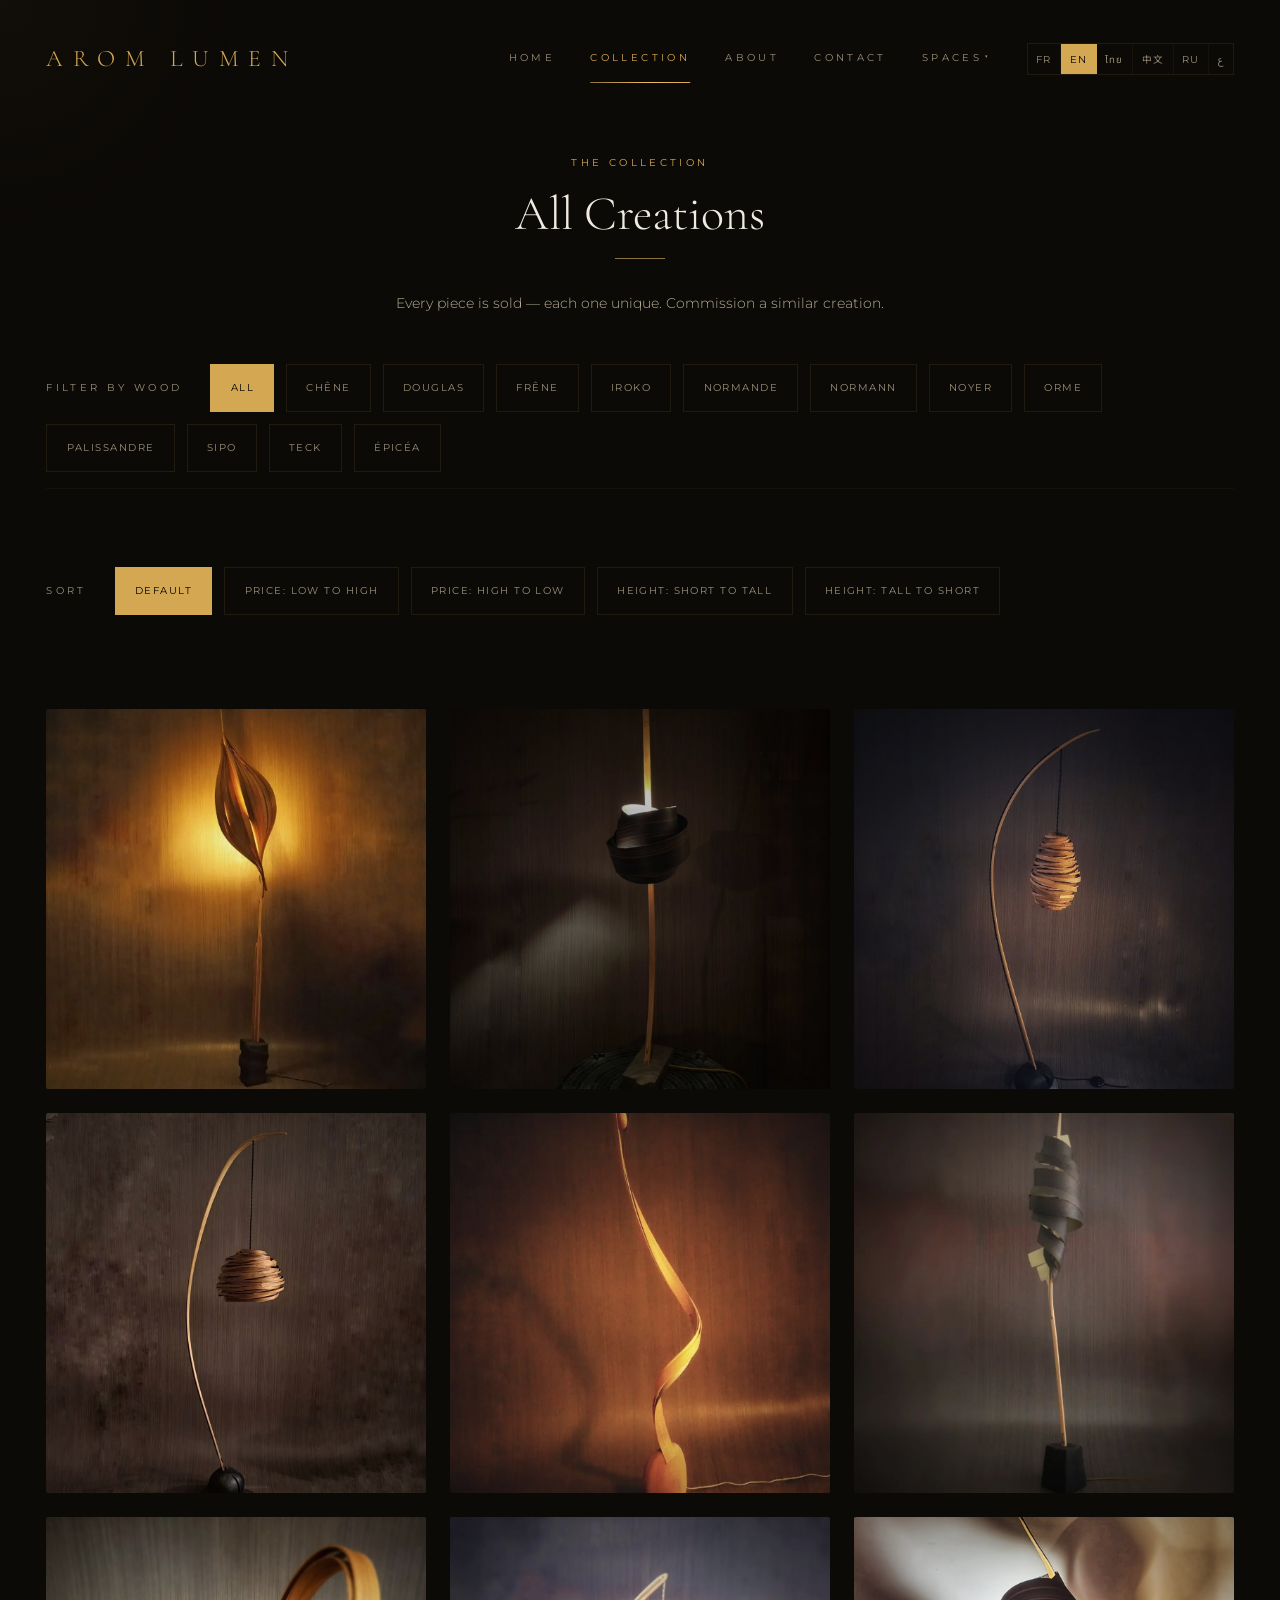
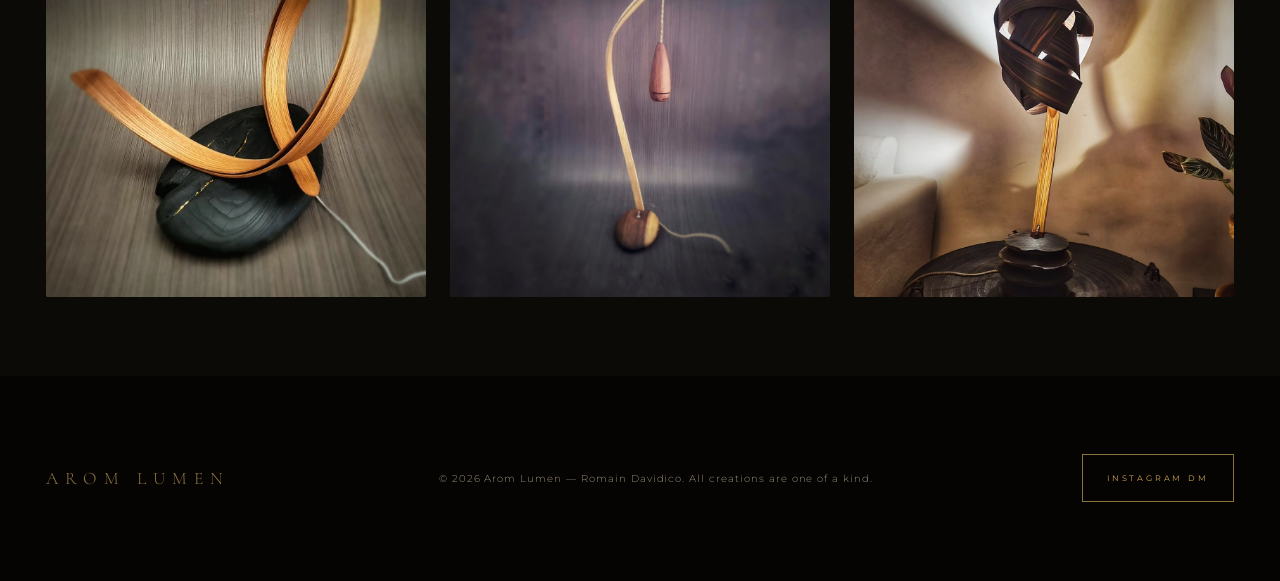
<file: piece.html>
<!DOCTYPE html>
<html lang="en" dir="ltr">
<head>
    <meta charset="UTF-8">
    <meta name="viewport" content="width=device-width, initial-scale=1.0">
    <meta name="view-transition" content="same-origin">
    <title>AROM LUMEN — Piece Detail</title>
    <meta name="description" content="Unique handcrafted sculptural lamp by Arom Lumen. View specifications, gallery, and commission a similar piece.">
    <link rel="canonical" href="https://aromlumen.com/piece.html">
    <link rel="icon" href="favicon.svg">

    <!-- Open Graph (updated dynamically by JS) -->
    <meta property="og:type" content="product">
    <meta property="og:title" content="AROM LUMEN — Handcrafted Sculptural Lamp">
    <meta property="og:description" content="Unique handcrafted sculptural lamp by Arom Lumen. One of a kind.">
    <meta property="og:image" content="https://aromlumen.com/images/06.jpg">
    <meta property="og:url" content="https://aromlumen.com/piece.html">
    <meta property="og:site_name" content="Arom Lumen">

    <!-- Twitter Card -->
    <meta name="twitter:card" content="summary_large_image">
    <meta name="twitter:title" content="AROM LUMEN — Handcrafted Sculptural Lamp">
    <meta name="twitter:description" content="Unique handcrafted sculptural lamp by Arom Lumen.">
    <meta name="twitter:image" content="https://aromlumen.com/images/06.jpg">

    <!-- Preconnect & Fonts -->
    <link rel="preconnect" href="https://fonts.googleapis.com">
    <link rel="preconnect" href="https://fonts.gstatic.com" crossorigin>
    <link href="https://fonts.googleapis.com/css2?family=Cormorant+Garamond:ital,wght@0,300;0,400;0,500;0,600;0,700;1,300;1,400&family=Montserrat:wght@200;300;400;500;600&family=Noto+Sans+Thai:wght@200;300;400;500&family=Noto+Sans+SC:wght@200;300;400;500&family=Noto+Sans+Arabic:wght@200;300;400;500&display=swap" rel="stylesheet">

    <link rel="stylesheet" href="css/style.css">

    <!-- Structured Data: Product (updated dynamically by JS) -->
    <script type="application/ld+json" id="productSchema">
    {
        "@context": "https://schema.org",
        "@type": "Product",
        "name": "Arom Lumen Sculptural Lamp",
        "description": "Unique handcrafted sculptural lamp by Arom Lumen.",
        "brand": {
            "@type": "Brand",
            "name": "Arom Lumen"
        },
        "manufacturer": {
            "@type": "Organization",
            "@id": "https://aromlumen.com/#organization"
        },
        "category": "Decorative Lighting",
        "material": "Wood",
        "isHandmade": true
    }
    </script>
</head>
<body>

<!-- Skip to content -->
<a href="#main-content" class="skip-link" aria-label="Skip to main content">Skip to main content</a>

<!-- Loader -->
<div class="loader" id="loader" role="status" aria-label="Loading page">
    <div class="loader-logo">Arom Lumen</div>
    <div class="loader-bar"></div>
</div>

<!-- Cursor Glow -->
<div class="cursor-glow" id="cursorGlow" aria-hidden="true"></div>

<!-- Navigation -->
<header>
    <nav id="navbar" aria-label="Main navigation">
        <a href="index.html" class="nav-logo" aria-label="Arom Lumen — Home">Arom Lumen</a>
        <div class="nav-right">
            <ul class="nav-links" id="navLinks" role="list">
                <li><a href="index.html" data-i18n="nav_home">Home</a></li>
                <li><a href="collection.html" class="active" data-i18n="nav_collection">Collection</a></li>
                <li><a href="about.html" data-i18n="nav_about">About</a></li>
                <li><a href="contact.html" data-i18n="nav_contact">Contact</a></li>
                <li class="nav-dropdown">
                    <a href="#" data-i18n="nav_spaces">Spaces <span class="dd-arrow" aria-hidden="true">&#9662;</span></a>
                    <ul class="nav-dropdown-menu">
                        <li><a href="hotels.html" data-i18n="nav_hotels">Hotels</a></li>
                        <li><a href="villas.html" data-i18n="nav_villas">Villas</a></li>
                        <li><a href="offices.html" data-i18n="nav_offices">Offices</a></li>
                        <li><a href="restaurants.html" data-i18n="nav_restaurants">Restaurants</a></li>
                        <li><a href="exhibitions.html" data-i18n="nav_exhibitions">Exhibitions</a></li>
                        <li><a href="architects.html" data-i18n="nav_architects">Architects</a></li>
                    </ul>
                </li>
            </ul>
            <div class="lang-switch" id="langSwitch" role="group" aria-label="Language switcher">
                <button class="lang-btn" data-lang="fr" aria-label="Fran&#231;ais">FR</button>
                <button class="lang-btn active" data-lang="en" aria-label="English" aria-pressed="true">EN</button>
                <button class="lang-btn" data-lang="th" aria-label="&#xE44;&#xE17;&#xE22;">&#xE44;&#xE17;&#xE22;</button>
                <button class="lang-btn" data-lang="zh" aria-label="&#x4E2D;&#x6587;">&#x4E2D;&#x6587;</button>
                <button class="lang-btn" data-lang="ru" aria-label="&#x0420;&#x0443;&#x0441;&#x0441;&#x043A;&#x0438;&#x0439;">RU</button>
                <button class="lang-btn" data-lang="ar" aria-label="&#x0627;&#x0644;&#x0639;&#x0631;&#x0628;&#x064A;&#x0629;">&#x0639;</button>
            </div>
            <button class="nav-hamburger" id="hamburger" aria-label="Toggle menu" aria-expanded="false"><span></span><span></span><span></span></button>
        </div>
    </nav>
</header>

<main id="main-content">
    <!-- PRODUCT DETAIL (rendered by JS) -->
    <article class="product-hero" id="productHero" aria-labelledby="pieceName">
        <!-- Gallery side -->
        <figure class="product-gallery" id="productGallery" aria-label="Product image gallery">
            <div class="main-image" id="mainImage">
                <img src="" alt="" id="mainImg" width="600" height="800" fetchpriority="high">
            </div>
            <div class="thumbnails" id="thumbnails" role="list" aria-label="Image thumbnails"></div>
        </figure>
        <!-- Info side -->
        <div class="product-info" id="productInfo">
            <nav aria-label="Breadcrumb">
                <p class="s-label"><a href="collection.html" style="color:var(--gold);text-decoration:none" data-i18n="nav_collection">Collection</a> &mdash;</p>
            </nav>
            <h1 id="pieceName"></h1>
            <div class="product-price" id="piecePrice" aria-label="Price"></div>
            <div class="product-status" id="pieceStatus" data-i18n="piece_sold" role="status">Sold Out</div>
            <p class="product-description" id="pieceDesc"></p>
            <h3 style="font-family:var(--serif);font-size:1rem;font-weight:400;color:var(--cream);margin-bottom:1rem" data-i18n="piece_specs">Specifications</h3>
            <ul class="product-specs" id="pieceSpecs" aria-label="Product specifications"></ul>
            <div class="pc-actions">
                <a href="https://ig.me/m/arom_lumen" target="_blank" rel="noopener noreferrer" class="btn-p" data-i18n="piece_commission">Commission Similar Piece</a>
                <a href="" target="_blank" rel="noopener noreferrer" class="btn-o" id="pieceInsta" data-i18n="piece_view_ig">View on Instagram</a>
            </div>
        </div>
    </article>

    <!-- PREV / NEXT NAV -->
    <nav class="piece-nav" aria-label="Product navigation">
        <div class="piece-nav-inner">
            <a href="#" id="prevPiece" class="btn-o" aria-label="Previous piece"><span data-i18n="piece_prev">Previous</span></a>
            <a href="collection.html" class="btn-o" data-i18n="nav_collection">Collection</a>
            <a href="#" id="nextPiece" class="btn-o" aria-label="Next piece"><span data-i18n="piece_next">Next</span></a>
        </div>
    </nav>

    <!-- YOU MAY ALSO LIKE -->
    <section class="creations" id="alsoLike" aria-labelledby="also-like-heading">
        <div style="text-align:center;max-width:600px;margin:0 auto 4rem">
            <p class="s-label" id="also-like-heading" data-i18n="piece_also_like">You May Also Like</p>
            <div class="s-div" style="margin:0 auto 2rem" aria-hidden="true"></div>
        </div>
        <div class="gallery-grid" id="alsoLikeGrid" role="list" aria-label="Related products"></div>
    </section>

    <!-- CTA -->
    <section class="hotel-cta" aria-labelledby="piece-cta-heading">
        <div class="inner reveal">
            <h2 class="s-title" id="piece-cta-heading" data-i18n="ct_title">Let's Create Together</h2>
            <div class="s-div" style="margin:0 auto 2rem" aria-hidden="true"></div>
            <p data-i18n="ct_desc">Whether for a single statement piece or a full hotel collection, we bring your vision to life with bespoke craftsmanship.</p>
            <div style="display:flex;gap:1.5rem;justify-content:center;margin-top:2.5rem;flex-wrap:wrap">
                <a href="https://ig.me/m/arom_lumen" target="_blank" rel="noopener noreferrer" class="btn-p" data-i18n="ct_dm">Message us on Instagram</a>
            </div>
        </div>
    </section>
</main>

<footer role="contentinfo">
    <div class="footer-content">
        <div class="footer-logo">Arom Lumen</div>
        <p class="footer-text">&copy; 2026 Arom Lumen — Romain Davidico. <span data-i18n="footer">All creations are one of a kind.</span></p>
        <a href="https://ig.me/m/arom_lumen" target="_blank" rel="noopener noreferrer" class="btn-o" style="padding:.6rem 1.5rem;font-size:.5rem" aria-label="Contact us via Instagram Direct Message">Instagram DM</a>
    </div>
</footer>

<script src="js/products.js"></script>
<script src="js/main.js"></script>
<script>
function renderPiece() {
    if (typeof PRODUCTS === 'undefined') return;

    const params = new URLSearchParams(window.location.search);
    const id = params.get('id');
    if (!id) { window.location.href = 'collection.html'; return; }

    const idx = PRODUCTS.findIndex(p => p.id === id);
    if (idx === -1) { window.location.href = 'collection.html'; return; }

    const product = PRODUCTS[idx];

    // Update page title & meta
    document.title = product.name + ' — AROM LUMEN';
    const metaDesc = document.querySelector('meta[name="description"]');
    if (metaDesc) metaDesc.content = product.name + ' — Unique handcrafted sculptural lamp by Arom Lumen. ' + (product.desc.en || '');
    const ogTitle = document.querySelector('meta[property="og:title"]');
    if (ogTitle) ogTitle.content = product.name + ' — AROM LUMEN';
    const ogDesc = document.querySelector('meta[property="og:description"]');
    if (ogDesc) ogDesc.content = product.name + ' — Unique handcrafted sculptural lamp by Arom Lumen.';
    const ogImg = document.querySelector('meta[property="og:image"]');
    if (ogImg) ogImg.content = 'https://aromlumen.com/' + product.images[0];
    const canonical = document.querySelector('link[rel="canonical"]');
    if (canonical) canonical.href = 'https://aromlumen.com/piece.html?id=' + product.id;

    // Update structured data
    const schemaEl = document.getElementById('productSchema');
    if (schemaEl) {
        const schema = {
            "@context": "https://schema.org",
            "@type": "Product",
            "name": product.name,
            "description": product.desc.en || product.desc.fr || '',
            "image": product.images.map(img => 'https://aromlumen.com/' + img),
            "brand": { "@type": "Brand", "name": "Arom Lumen" },
            "manufacturer": { "@type": "Organization", "@id": "https://aromlumen.com/#organization" },
            "category": "Decorative Lighting",
            "material": product.woods.join(', '),
            "height": { "@type": "QuantitativeValue", "value": product.heightNum, "unitCode": "CMT" },
            "offers": {
                "@type": "Offer",
                "price": product.priceNum,
                "priceCurrency": "EUR",
                "availability": product.sold ? "https://schema.org/SoldOut" : "https://schema.org/InStock",
                "url": "https://aromlumen.com/piece.html?id=" + product.id
            }
        };
        schemaEl.textContent = JSON.stringify(schema);
    }

    // Main image
    const mainImg = document.getElementById('mainImg');
    mainImg.src = product.images[0];
    mainImg.alt = product.name + ' — handcrafted sculptural lamp by Arom Lumen';

    // Thumbnails
    const thumbs = document.getElementById('thumbnails');
    thumbs.innerHTML = product.images.map((img, i) =>
        '<div class="thumb' + (i === 0 ? ' active' : '') + '" data-img="' + img + '" role="listitem">' +
        '<img src="' + img + '" alt="' + product.name + ' — view ' + (i + 1) + '" loading="lazy" width="120" height="120">' +
        '</div>'
    ).join('');

    // Thumbnail click
    thumbs.querySelectorAll('.thumb').forEach(th => {
        th.addEventListener('click', () => {
            mainImg.src = th.dataset.img;
            mainImg.alt = product.name + ' — ' + th.querySelector('img').alt;
            thumbs.querySelectorAll('.thumb').forEach(t => t.classList.remove('active'));
            th.classList.add('active');
        });
    });

    // Product info
    document.getElementById('pieceName').textContent = product.name;
    document.getElementById('piecePrice').textContent = product.price;
    document.getElementById('pieceDesc').textContent = getProductDesc(product);
    document.getElementById('pieceInsta').href = product.insta;

    // Specs
    document.getElementById('pieceSpecs').innerHTML = product.specs.map(s =>
        '<li><span>' + s.key + '</span><span>' + s.val + '</span></li>'
    ).join('');

    // Prev/Next
    const prevIdx = idx > 0 ? idx - 1 : PRODUCTS.length - 1;
    const nextIdx = idx < PRODUCTS.length - 1 ? idx + 1 : 0;
    const prevLink = document.getElementById('prevPiece');
    const nextLink = document.getElementById('nextPiece');
    prevLink.href = 'piece.html?id=' + PRODUCTS[prevIdx].id;
    prevLink.setAttribute('aria-label', 'Previous piece: ' + PRODUCTS[prevIdx].name);
    nextLink.href = 'piece.html?id=' + PRODUCTS[nextIdx].id;
    nextLink.setAttribute('aria-label', 'Next piece: ' + PRODUCTS[nextIdx].name);

    // You May Also Like (3 random others)
    const others = PRODUCTS.filter(p => p.id !== id);
    const shuffled = others.sort(() => 0.5 - Math.random()).slice(0, 3);
    const alsoGrid = document.getElementById('alsoLikeGrid');
    alsoGrid.innerHTML = shuffled.map(p =>
        '<a href="piece.html?id=' + p.id + '" class="g-item reveal" role="listitem" aria-label="' + p.name + ' — ' + p.price + '">' +
        '<img src="' + p.images[0] + '" alt="' + p.name + ' — handcrafted sculptural lamp" loading="lazy" width="600" height="800">' +
        '<div class="g-overlay">' +
        '<h3>' + p.name + '</h3>' +
        '<span>' + p.height + '</span>' +
        '<div class="price">' + p.price + '</div>' +
        '<div class="sold">Sold Out</div>' +
        '</div></a>'
    ).join('');

    // Re-observe reveals
    const obs = new IntersectionObserver(e => e.forEach(en => { if (en.isIntersecting) { en.target.classList.add('visible'); obs.unobserve(en.target); } }), { threshold: 0.12 });
    document.querySelectorAll('#alsoLikeGrid .reveal').forEach(el => obs.observe(el));
}

document.addEventListener('DOMContentLoaded', renderPiece);
</script>
</body>
</html>
</file>
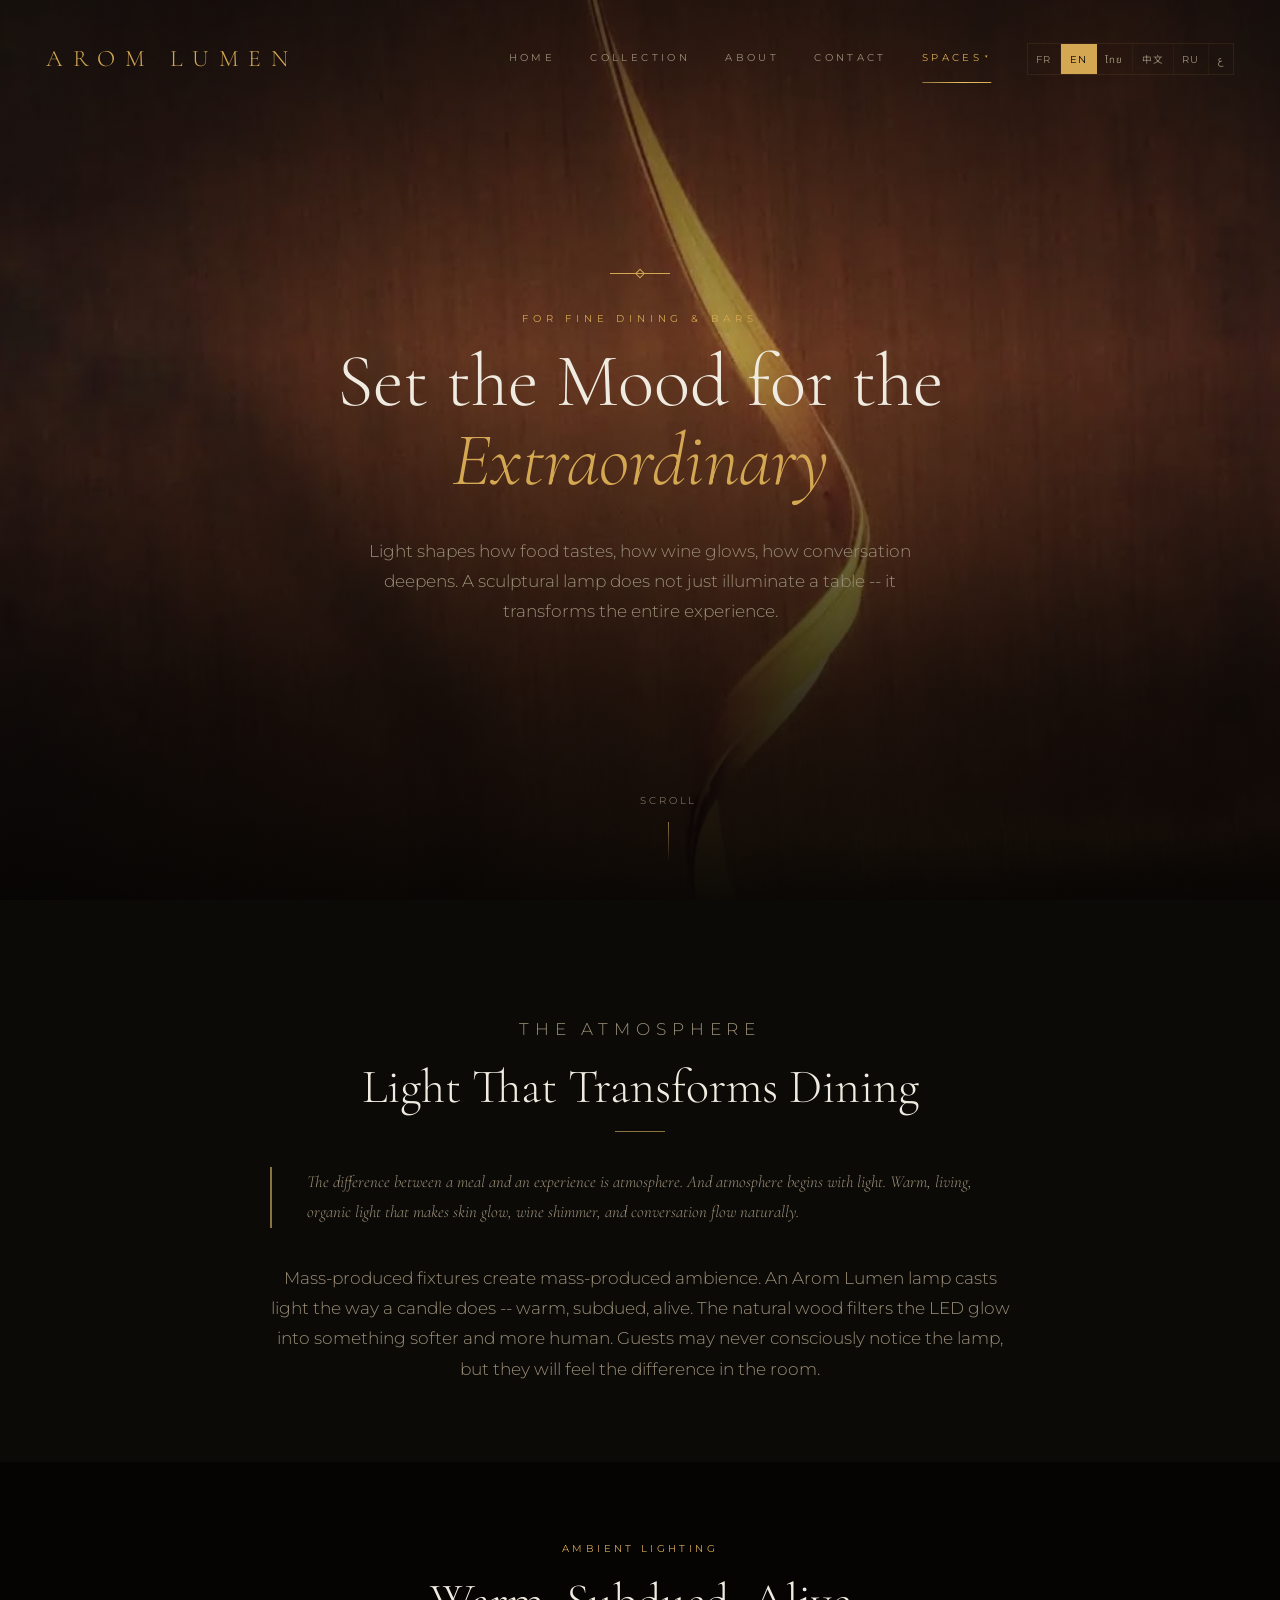
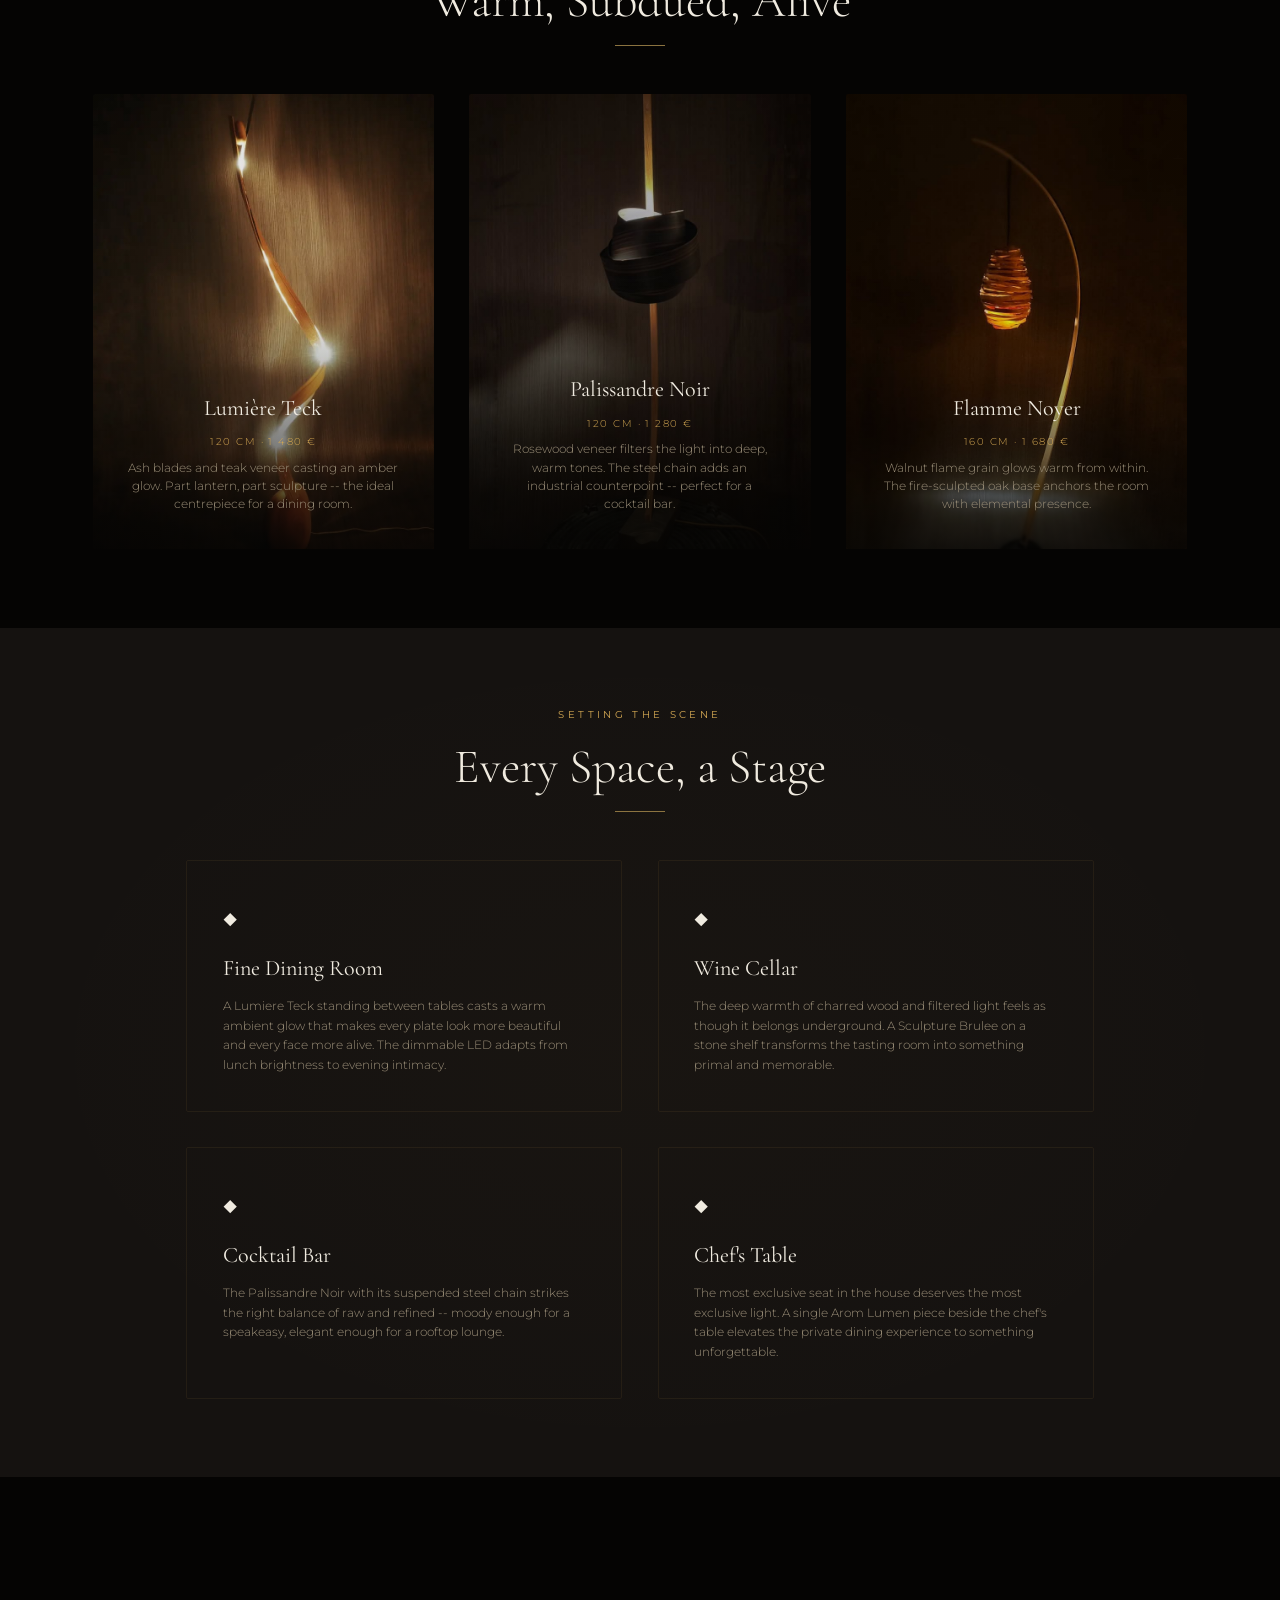
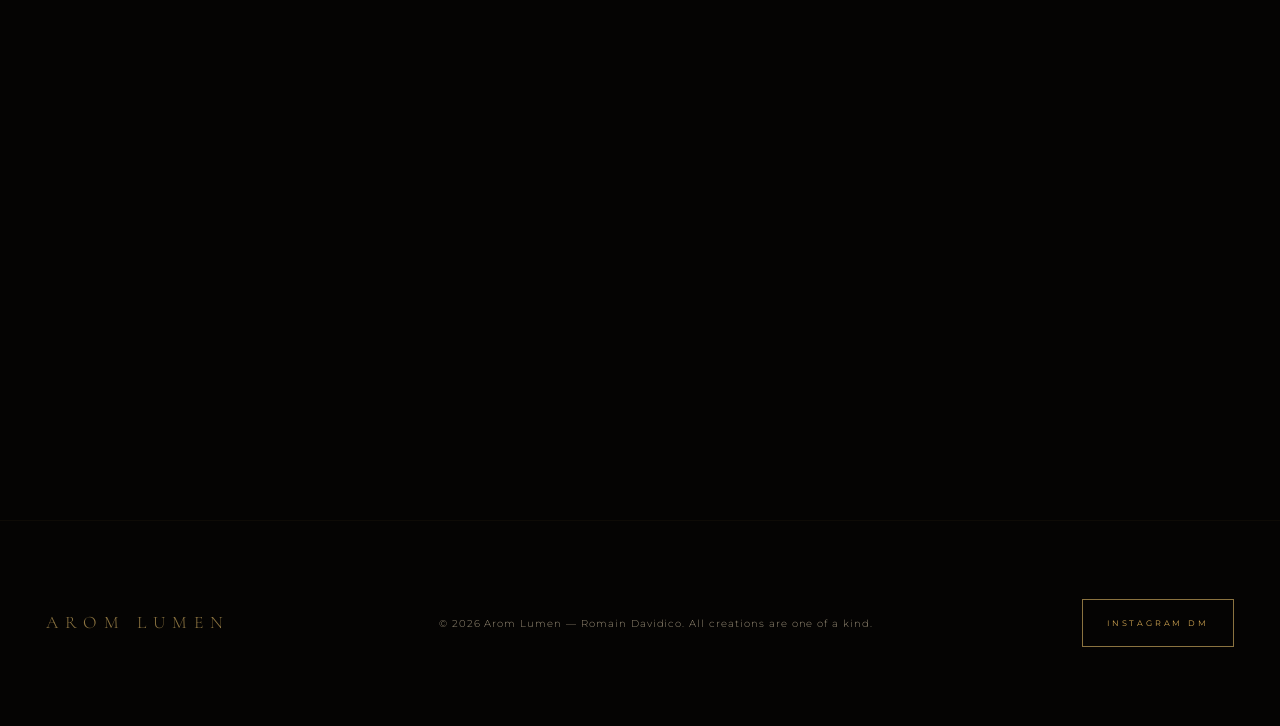
<file: restaurants.html>
<!DOCTYPE html>
<html lang="en" dir="ltr">
<head>
    <meta charset="UTF-8">
    <meta name="viewport" content="width=device-width, initial-scale=1.0">
    <meta name="view-transition" content="same-origin">
    <title>Restaurant &amp; Bar Lighting — AROM LUMEN | Sculptural Lamps for Fine Dining</title>
    <meta name="description" content="Handcrafted sculptural lamps for fine dining restaurants and bars. Ambient wood lighting that transforms the dining experience. By Romain Davidico.">
    <link rel="canonical" href="https://aromlumen.com/restaurants.html">
    <link rel="icon" href="favicon.svg">

    <!-- Open Graph -->
    <meta property="og:type" content="website">
    <meta property="og:title" content="Restaurant &amp; Bar Lighting — AROM LUMEN">
    <meta property="og:description" content="Handcrafted sculptural lamps for fine dining restaurants and bars.">
    <meta property="og:image" content="https://aromlumen.com/images/10.jpg">
    <meta property="og:url" content="https://aromlumen.com/restaurants.html">
    <meta property="og:site_name" content="Arom Lumen">

    <!-- Twitter Card -->
    <meta name="twitter:card" content="summary_large_image">
    <meta name="twitter:title" content="Restaurant &amp; Bar Lighting — AROM LUMEN">
    <meta name="twitter:description" content="Handcrafted sculptural lamps for fine dining restaurants and bars.">
    <meta name="twitter:image" content="https://aromlumen.com/images/10.jpg">

    <!-- Preconnect & Fonts -->
    <link rel="preconnect" href="https://fonts.googleapis.com">
    <link rel="preconnect" href="https://fonts.gstatic.com" crossorigin>
    <link href="https://fonts.googleapis.com/css2?family=Cormorant+Garamond:ital,wght@0,300;0,400;0,500;0,600;0,700;1,300;1,400&family=Montserrat:wght@200;300;400;500;600&family=Noto+Sans+Thai:wght@200;300;400;500&family=Noto+Sans+SC:wght@200;300;400;500&family=Noto+Sans+Arabic:wght@200;300;400;500&display=swap" rel="stylesheet">

    <link rel="preload" as="image" href="images/10.jpg">
    <link rel="stylesheet" href="css/style.css">
</head>
<body>

<!-- Skip to content -->
<a href="#main-content" class="skip-link" aria-label="Skip to main content">Skip to main content</a>

<!-- Loader -->
<div class="loader" id="loader" role="status" aria-label="Loading page">
    <div class="loader-logo">Arom Lumen</div>
    <div class="loader-bar"></div>
</div>

<!-- Cursor Glow -->
<div class="cursor-glow" id="cursorGlow" aria-hidden="true"></div>

<!-- Navigation -->
<header>
    <nav id="navbar" aria-label="Main navigation">
        <a href="index.html" class="nav-logo" aria-label="Arom Lumen — Home">Arom Lumen</a>
        <div class="nav-right">
            <ul class="nav-links" id="navLinks" role="list">
                <li><a href="index.html" data-i18n="nav_home">Home</a></li>
                <li><a href="collection.html" data-i18n="nav_collection">Collection</a></li>
                <li><a href="about.html" data-i18n="nav_about">About</a></li>
                <li><a href="contact.html" data-i18n="nav_contact">Contact</a></li>
                <li class="nav-dropdown">
                    <a href="#" data-i18n="nav_spaces" class="active" aria-current="page">Spaces <span class="dd-arrow" aria-hidden="true">&#9662;</span></a>
                    <ul class="nav-dropdown-menu">
                        <li><a href="hotels.html" data-i18n="nav_hotels">Hotels</a></li>
                        <li><a href="villas.html" data-i18n="nav_villas">Villas</a></li>
                        <li><a href="offices.html" data-i18n="nav_offices">Offices</a></li>
                        <li><a href="restaurants.html" class="active" aria-current="page" data-i18n="nav_restaurants">Restaurants</a></li>
                        <li><a href="exhibitions.html" data-i18n="nav_exhibitions">Exhibitions</a></li>
                        <li><a href="architects.html" data-i18n="nav_architects">Architects</a></li>
                    </ul>
                </li>
            </ul>
            <div class="lang-switch" id="langSwitch" role="group" aria-label="Language switcher">
                <button class="lang-btn" data-lang="fr" aria-label="Fran&#231;ais">FR</button>
                <button class="lang-btn active" data-lang="en" aria-label="English" aria-pressed="true">EN</button>
                <button class="lang-btn" data-lang="th" aria-label="&#xE44;&#xE17;&#xE22;">&#xE44;&#xE17;&#xE22;</button>
                <button class="lang-btn" data-lang="zh" aria-label="&#x4E2D;&#x6587;">&#x4E2D;&#x6587;</button>
                <button class="lang-btn" data-lang="ru" aria-label="&#x0420;&#x0443;&#x0441;&#x0441;&#x043A;&#x0438;&#x0439;">RU</button>
                <button class="lang-btn" data-lang="ar" aria-label="&#x0627;&#x0644;&#x0639;&#x0631;&#x0628;&#x064A;&#x0629;">&#x0639;</button>
            </div>
            <button class="nav-hamburger" id="hamburger" aria-label="Toggle menu" aria-expanded="false"><span></span><span></span><span></span></button>
        </div>
    </nav>
</header>

<main id="main-content">

    <!-- HERO -->
    <section class="persona-hero" aria-label="Hero">
        <div class="hero-bg" style="background: linear-gradient(180deg, rgba(5,4,3,0.7) 0%, rgba(5,4,3,0.3) 40%, rgba(5,4,3,0.8) 75%, rgba(5,4,3,1) 100%), url('images/10.jpg') center/cover no-repeat;" aria-hidden="true"></div>
        <div class="hero-content">
            <div class="hero-ornament" aria-hidden="true"></div>
            <p class="hero-sub" data-i18n="restaurants_hero_sub">For Fine Dining &amp; Bars</p>
            <h1 class="hero-title" data-i18n="restaurants_hero_title">Set the Mood for the <em>Extraordinary</em></h1>
            <p class="hero-desc" data-i18n="restaurants_hero_desc">Light shapes how food tastes, how wine glows, how conversation deepens. A sculptural lamp does not just illuminate a table -- it transforms the entire experience.</p>
        </div>
        <div class="hero-scroll" aria-hidden="true"><span data-i18n="scroll">Scroll</span><div class="line"></div></div>
    </section>

    <!-- PROBLEM / DESIRE -->
    <section class="persona-problem" aria-labelledby="resto-problem-heading">
        <div class="inner reveal">
            <p class="s-label" data-i18n="restaurants_problem_label">The Atmosphere</p>
            <h2 class="s-title" id="resto-problem-heading" data-i18n="restaurants_problem_title">Light That Transforms Dining</h2>
            <div class="s-div" style="margin:0 auto 2rem" aria-hidden="true"></div>
            <blockquote>
                <p data-i18n="restaurants_problem_quote">The difference between a meal and an experience is atmosphere. And atmosphere begins with light. Warm, living, organic light that makes skin glow, wine shimmer, and conversation flow naturally.</p>
            </blockquote>
            <p data-i18n="restaurants_problem_desc">Mass-produced fixtures create mass-produced ambience. An Arom Lumen lamp casts light the way a candle does -- warm, subdued, alive. The natural wood filters the LED glow into something softer and more human. Guests may never consciously notice the lamp, but they will feel the difference in the room.</p>
        </div>
    </section>

    <!-- RECOMMENDED PRODUCTS -->
    <section class="persona-products" aria-labelledby="resto-products-heading">
        <div class="reveal">
            <p class="s-label" data-i18n="restaurants_products_label">Ambient Lighting</p>
            <h2 class="s-title" id="resto-products-heading" data-i18n="restaurants_products_title">Warm, Subdued, Alive</h2>
            <div class="s-div" style="margin:0 auto 3rem" aria-hidden="true"></div>
        </div>
        <div class="product-grid" style="padding:0 var(--space-section-x)">
            <a href="piece.html?id=lumiere-teck" class="persona-product-card reveal" aria-label="Lumiere Teck — 120 cm">
                <img src="images/24.jpg" alt="Lumiere Teck — ash blades and teak veneer, amber LED glow" loading="lazy" width="600" height="800">
                <div class="card-overlay">
                    <h3>Lumi&egrave;re Teck</h3>
                    <span class="card-meta">120 cm &middot; 1 480 &euro;</span>
                    <p class="card-desc">Ash blades and teak veneer casting an amber glow. Part lantern, part sculpture -- the ideal centrepiece for a dining room.</p>
                </div>
            </a>
            <a href="piece.html?id=palissandre-noir" class="persona-product-card reveal" aria-label="Palissandre Noir — 120 cm">
                <img src="images/04.jpg" alt="Palissandre Noir — rosewood veneer, ebonised elm, steel chain" loading="lazy" width="600" height="800">
                <div class="card-overlay">
                    <h3>Palissandre Noir</h3>
                    <span class="card-meta">120 cm &middot; 1 280 &euro;</span>
                    <p class="card-desc">Rosewood veneer filters the light into deep, warm tones. The steel chain adds an industrial counterpoint -- perfect for a cocktail bar.</p>
                </div>
            </a>
            <a href="piece.html?id=flamme-noyer" class="persona-product-card reveal" aria-label="Flamme Noyer — 160 cm">
                <img src="images/21.jpg" alt="Flamme Noyer — flamed walnut veneer, fire-sculpted oak base" loading="lazy" width="600" height="800">
                <div class="card-overlay">
                    <h3>Flamme Noyer</h3>
                    <span class="card-meta">160 cm &middot; 1 680 &euro;</span>
                    <p class="card-desc">Walnut flame grain glows warm from within. The fire-sculpted oak base anchors the room with elemental presence.</p>
                </div>
            </a>
        </div>
    </section>

    <!-- USE CASE SCENARIOS -->
    <section class="persona-scenarios" aria-labelledby="resto-scenarios-heading">
        <div class="reveal" style="text-align:center">
            <p class="s-label" data-i18n="restaurants_scenarios_label">Setting the Scene</p>
            <h2 class="s-title" id="resto-scenarios-heading" data-i18n="restaurants_scenarios_title">Every Space, a Stage</h2>
            <div class="s-div" style="margin:0 auto 3rem" aria-hidden="true"></div>
        </div>
        <div class="scenarios-grid" style="padding:0 var(--space-section-x)">
            <div class="scenario-card reveal">
                <span class="scenario-icon" aria-hidden="true">&#9670;</span>
                <h3 data-i18n="restaurants_sc1_title">Fine Dining Room</h3>
                <p data-i18n="restaurants_sc1_desc">A Lumiere Teck standing between tables casts a warm ambient glow that makes every plate look more beautiful and every face more alive. The dimmable LED adapts from lunch brightness to evening intimacy.</p>
            </div>
            <div class="scenario-card reveal">
                <span class="scenario-icon" aria-hidden="true">&#9670;</span>
                <h3 data-i18n="restaurants_sc2_title">Wine Cellar</h3>
                <p data-i18n="restaurants_sc2_desc">The deep warmth of charred wood and filtered light feels as though it belongs underground. A Sculpture Brulee on a stone shelf transforms the tasting room into something primal and memorable.</p>
            </div>
            <div class="scenario-card reveal">
                <span class="scenario-icon" aria-hidden="true">&#9670;</span>
                <h3 data-i18n="restaurants_sc3_title">Cocktail Bar</h3>
                <p data-i18n="restaurants_sc3_desc">The Palissandre Noir with its suspended steel chain strikes the right balance of raw and refined -- moody enough for a speakeasy, elegant enough for a rooftop lounge.</p>
            </div>
            <div class="scenario-card reveal">
                <span class="scenario-icon" aria-hidden="true">&#9670;</span>
                <h3 data-i18n="restaurants_sc4_title">Chef's Table</h3>
                <p data-i18n="restaurants_sc4_desc">The most exclusive seat in the house deserves the most exclusive light. A single Arom Lumen piece beside the chef's table elevates the private dining experience to something unforgettable.</p>
            </div>
        </div>
    </section>

    <!-- CTA -->
    <section class="persona-cta" aria-labelledby="resto-cta-heading">
        <div class="inner reveal">
            <p class="s-label" data-i18n="restaurants_cta_label">Define Your Atmosphere</p>
            <h2 class="s-title" id="resto-cta-heading" data-i18n="restaurants_cta_title">Create Your Restaurant's Signature Light</h2>
            <div class="s-div" style="margin:0 auto 2rem" aria-hidden="true"></div>
            <p data-i18n="restaurants_cta_desc">Romain works with restaurateurs and bar owners to craft lighting that becomes part of the identity of the space. Share the mood you envision, and he will translate it into wood, fire, and light.</p>
            <p class="persona-note" data-i18n="restaurants_cta_note">Multi-piece commissions with coordinated material palettes available. Custom heights and light intensity to match your ambience.</p>
            <div style="margin-top:2.5rem">
                <a href="https://ig.me/m/arom_lumen" target="_blank" rel="noopener noreferrer" class="btn-p" data-i18n="restaurants_cta_btn">Create Your Restaurant's Signature Light</a>
            </div>
        </div>
    </section>

</main>

<footer role="contentinfo">
    <div class="footer-content">
        <div class="footer-logo">Arom Lumen</div>
        <p class="footer-text">&copy; 2026 Arom Lumen — Romain Davidico. <span data-i18n="footer">All creations are one of a kind.</span></p>
        <a href="https://ig.me/m/arom_lumen" target="_blank" rel="noopener noreferrer" class="btn-o" style="padding:.6rem 1.5rem;font-size:.5rem" aria-label="Contact us via Instagram Direct Message">Instagram DM</a>
    </div>
</footer>

<script src="js/products.js"></script>
<script src="js/main.js"></script>
</body>
</html>
</file>
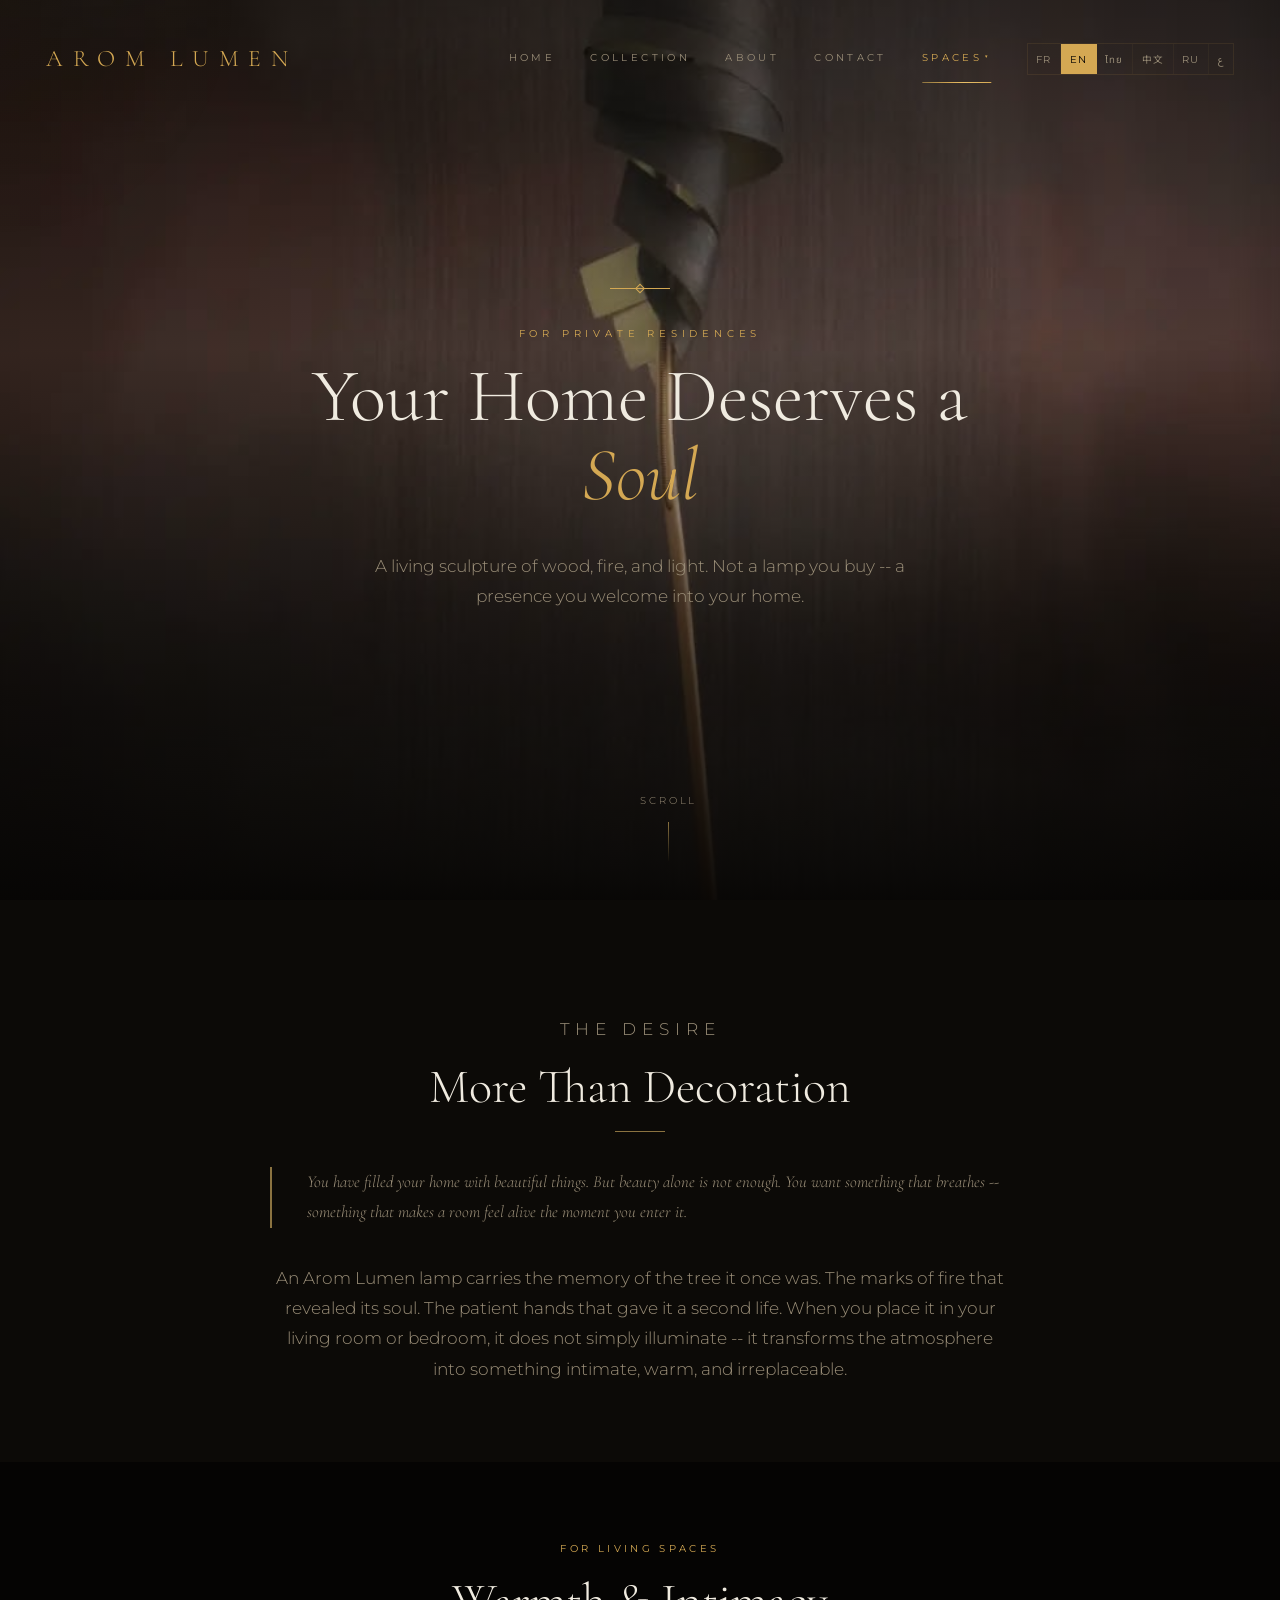
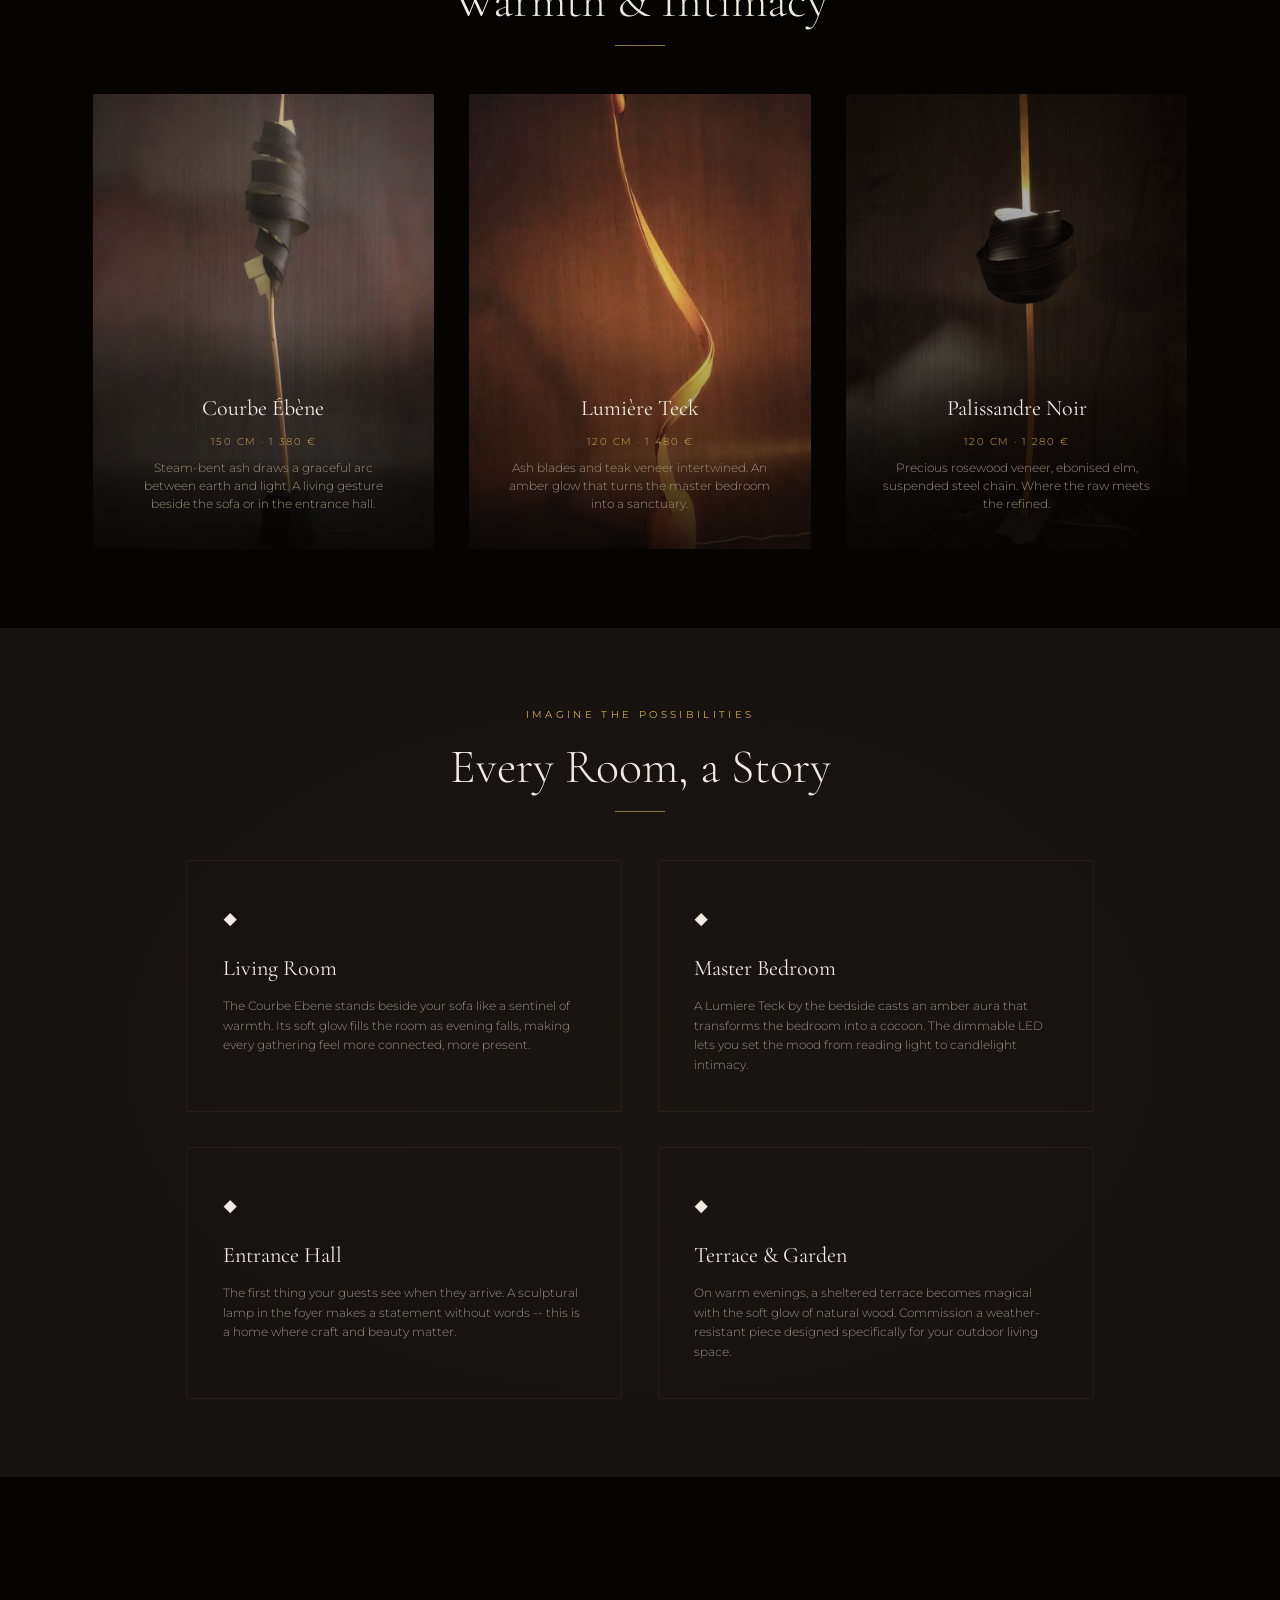
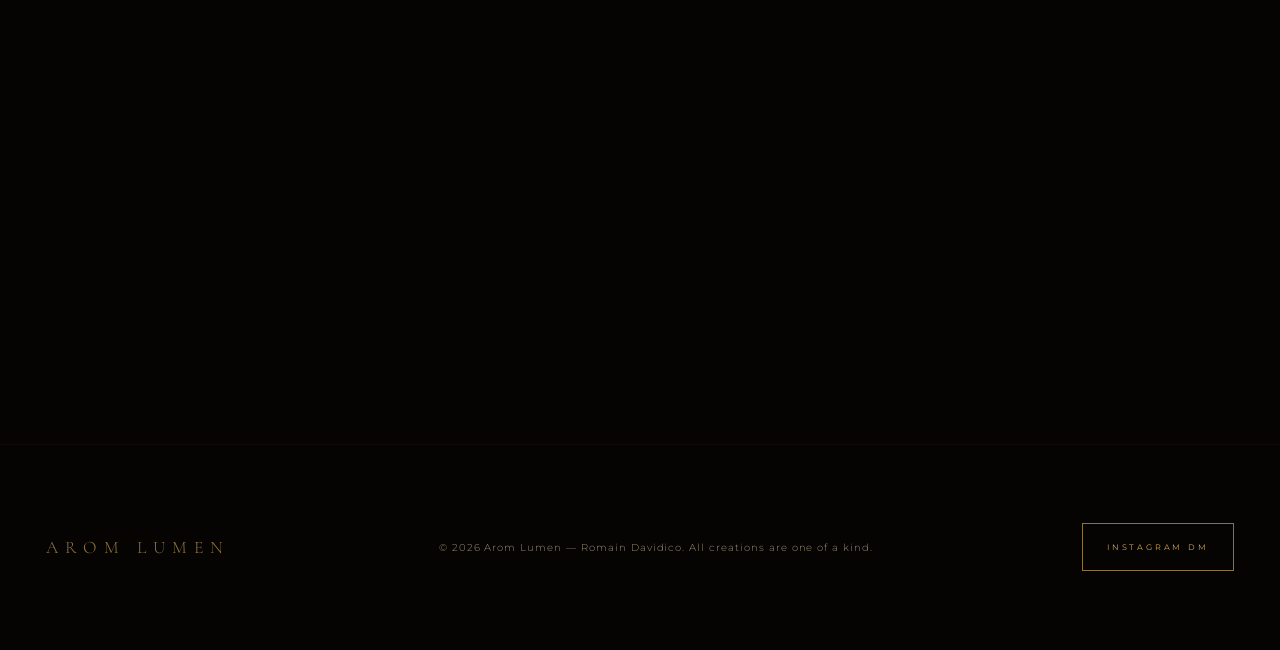
<file: villas.html>
<!DOCTYPE html>
<html lang="en" dir="ltr">
<head>
    <meta charset="UTF-8">
    <meta name="viewport" content="width=device-width, initial-scale=1.0">
    <meta name="view-transition" content="same-origin">
    <title>Private Villa Lighting — AROM LUMEN | Sculptural Lamps for Residences</title>
    <meta name="description" content="Handcrafted sculptural lamps for private villas and luxury residences. Intimate, warm, one-of-a-kind lighting by artisan Romain Davidico.">
    <link rel="canonical" href="https://aromlumen.com/villas.html">
    <link rel="icon" href="favicon.svg">

    <!-- Open Graph -->
    <meta property="og:type" content="website">
    <meta property="og:title" content="Private Villa Lighting — AROM LUMEN">
    <meta property="og:description" content="Handcrafted sculptural lamps for private villas and luxury residences.">
    <meta property="og:image" content="https://aromlumen.com/images/05.jpg">
    <meta property="og:url" content="https://aromlumen.com/villas.html">
    <meta property="og:site_name" content="Arom Lumen">

    <!-- Twitter Card -->
    <meta name="twitter:card" content="summary_large_image">
    <meta name="twitter:title" content="Private Villa Lighting — AROM LUMEN">
    <meta name="twitter:description" content="Handcrafted sculptural lamps for private villas and luxury residences.">
    <meta name="twitter:image" content="https://aromlumen.com/images/05.jpg">

    <!-- Preconnect & Fonts -->
    <link rel="preconnect" href="https://fonts.googleapis.com">
    <link rel="preconnect" href="https://fonts.gstatic.com" crossorigin>
    <link href="https://fonts.googleapis.com/css2?family=Cormorant+Garamond:ital,wght@0,300;0,400;0,500;0,600;0,700;1,300;1,400&family=Montserrat:wght@200;300;400;500;600&family=Noto+Sans+Thai:wght@200;300;400;500&family=Noto+Sans+SC:wght@200;300;400;500&family=Noto+Sans+Arabic:wght@200;300;400;500&display=swap" rel="stylesheet">

    <link rel="preload" as="image" href="images/05.jpg">
    <link rel="stylesheet" href="css/style.css">
</head>
<body>

<!-- Skip to content -->
<a href="#main-content" class="skip-link" aria-label="Skip to main content">Skip to main content</a>

<!-- Loader -->
<div class="loader" id="loader" role="status" aria-label="Loading page">
    <div class="loader-logo">Arom Lumen</div>
    <div class="loader-bar"></div>
</div>

<!-- Cursor Glow -->
<div class="cursor-glow" id="cursorGlow" aria-hidden="true"></div>

<!-- Navigation -->
<header>
    <nav id="navbar" aria-label="Main navigation">
        <a href="index.html" class="nav-logo" aria-label="Arom Lumen — Home">Arom Lumen</a>
        <div class="nav-right">
            <ul class="nav-links" id="navLinks" role="list">
                <li><a href="index.html" data-i18n="nav_home">Home</a></li>
                <li><a href="collection.html" data-i18n="nav_collection">Collection</a></li>
                <li><a href="about.html" data-i18n="nav_about">About</a></li>
                <li><a href="contact.html" data-i18n="nav_contact">Contact</a></li>
                <li class="nav-dropdown">
                    <a href="#" data-i18n="nav_spaces" class="active" aria-current="page">Spaces <span class="dd-arrow" aria-hidden="true">&#9662;</span></a>
                    <ul class="nav-dropdown-menu">
                        <li><a href="hotels.html" data-i18n="nav_hotels">Hotels</a></li>
                        <li><a href="villas.html" class="active" aria-current="page" data-i18n="nav_villas">Villas</a></li>
                        <li><a href="offices.html" data-i18n="nav_offices">Offices</a></li>
                        <li><a href="restaurants.html" data-i18n="nav_restaurants">Restaurants</a></li>
                        <li><a href="exhibitions.html" data-i18n="nav_exhibitions">Exhibitions</a></li>
                        <li><a href="architects.html" data-i18n="nav_architects">Architects</a></li>
                    </ul>
                </li>
            </ul>
            <div class="lang-switch" id="langSwitch" role="group" aria-label="Language switcher">
                <button class="lang-btn" data-lang="fr" aria-label="Fran&#231;ais">FR</button>
                <button class="lang-btn active" data-lang="en" aria-label="English" aria-pressed="true">EN</button>
                <button class="lang-btn" data-lang="th" aria-label="&#xE44;&#xE17;&#xE22;">&#xE44;&#xE17;&#xE22;</button>
                <button class="lang-btn" data-lang="zh" aria-label="&#x4E2D;&#x6587;">&#x4E2D;&#x6587;</button>
                <button class="lang-btn" data-lang="ru" aria-label="&#x0420;&#x0443;&#x0441;&#x0441;&#x043A;&#x0438;&#x0439;">RU</button>
                <button class="lang-btn" data-lang="ar" aria-label="&#x0627;&#x0644;&#x0639;&#x0631;&#x0628;&#x064A;&#x0629;">&#x0639;</button>
            </div>
            <button class="nav-hamburger" id="hamburger" aria-label="Toggle menu" aria-expanded="false"><span></span><span></span><span></span></button>
        </div>
    </nav>
</header>

<main id="main-content">

    <!-- HERO -->
    <section class="persona-hero" aria-label="Hero">
        <div class="hero-bg" style="background: linear-gradient(180deg, rgba(5,4,3,0.65) 0%, rgba(5,4,3,0.25) 40%, rgba(5,4,3,0.75) 75%, rgba(5,4,3,1) 100%), url('images/05.jpg') center/cover no-repeat;" aria-hidden="true"></div>
        <div class="hero-content">
            <div class="hero-ornament" aria-hidden="true"></div>
            <p class="hero-sub" data-i18n="villas_hero_sub">For Private Residences</p>
            <h1 class="hero-title" data-i18n="villas_hero_title">Your Home Deserves a <em>Soul</em></h1>
            <p class="hero-desc" data-i18n="villas_hero_desc">A living sculpture of wood, fire, and light. Not a lamp you buy -- a presence you welcome into your home.</p>
        </div>
        <div class="hero-scroll" aria-hidden="true"><span data-i18n="scroll">Scroll</span><div class="line"></div></div>
    </section>

    <!-- PROBLEM / DESIRE -->
    <section class="persona-problem" aria-labelledby="villa-problem-heading">
        <div class="inner reveal">
            <p class="s-label" data-i18n="villas_problem_label">The Desire</p>
            <h2 class="s-title" id="villa-problem-heading" data-i18n="villas_problem_title">More Than Decoration</h2>
            <div class="s-div" style="margin:0 auto 2rem" aria-hidden="true"></div>
            <blockquote>
                <p data-i18n="villas_problem_quote">You have filled your home with beautiful things. But beauty alone is not enough. You want something that breathes -- something that makes a room feel alive the moment you enter it.</p>
            </blockquote>
            <p data-i18n="villas_problem_desc">An Arom Lumen lamp carries the memory of the tree it once was. The marks of fire that revealed its soul. The patient hands that gave it a second life. When you place it in your living room or bedroom, it does not simply illuminate -- it transforms the atmosphere into something intimate, warm, and irreplaceable.</p>
        </div>
    </section>

    <!-- RECOMMENDED PRODUCTS -->
    <section class="persona-products" aria-labelledby="villa-products-heading">
        <div class="reveal">
            <p class="s-label" data-i18n="villas_products_label">For Living Spaces</p>
            <h2 class="s-title" id="villa-products-heading" data-i18n="villas_products_title">Warmth &amp; Intimacy</h2>
            <div class="s-div" style="margin:0 auto 3rem" aria-hidden="true"></div>
        </div>
        <div class="product-grid" style="padding:0 var(--space-section-x)">
            <a href="piece.html?id=courbe-ebene" class="persona-product-card reveal" aria-label="Courbe Ebene — 150 cm">
                <img src="images/05.jpg" alt="Courbe Ebene sculptural lamp — 150 cm, steam-bent ash and ebonised oak" loading="lazy" width="600" height="800">
                <div class="card-overlay">
                    <h3>Courbe &Eacute;b&egrave;ne</h3>
                    <span class="card-meta">150 cm &middot; 1 380 &euro;</span>
                    <p class="card-desc">Steam-bent ash draws a graceful arc between earth and light. A living gesture beside the sofa or in the entrance hall.</p>
                </div>
            </a>
            <a href="piece.html?id=lumiere-teck" class="persona-product-card reveal" aria-label="Lumiere Teck — 120 cm">
                <img src="images/10.jpg" alt="Lumiere Teck sculptural lamp — 120 cm, ash blades and teak veneer" loading="lazy" width="600" height="800">
                <div class="card-overlay">
                    <h3>Lumi&egrave;re Teck</h3>
                    <span class="card-meta">120 cm &middot; 1 480 &euro;</span>
                    <p class="card-desc">Ash blades and teak veneer intertwined. An amber glow that turns the master bedroom into a sanctuary.</p>
                </div>
            </a>
            <a href="piece.html?id=palissandre-noir" class="persona-product-card reveal" aria-label="Palissandre Noir — 120 cm">
                <img src="images/01.jpg" alt="Palissandre Noir sculptural lamp — 120 cm, rosewood veneer shade" loading="lazy" width="600" height="800">
                <div class="card-overlay">
                    <h3>Palissandre Noir</h3>
                    <span class="card-meta">120 cm &middot; 1 280 &euro;</span>
                    <p class="card-desc">Precious rosewood veneer, ebonised elm, suspended steel chain. Where the raw meets the refined.</p>
                </div>
            </a>
        </div>
    </section>

    <!-- USE CASE SCENARIOS -->
    <section class="persona-scenarios" aria-labelledby="villa-scenarios-heading">
        <div class="reveal" style="text-align:center">
            <p class="s-label" data-i18n="villas_scenarios_label">Imagine the Possibilities</p>
            <h2 class="s-title" id="villa-scenarios-heading" data-i18n="villas_scenarios_title">Every Room, a Story</h2>
            <div class="s-div" style="margin:0 auto 3rem" aria-hidden="true"></div>
        </div>
        <div class="scenarios-grid" style="padding:0 var(--space-section-x)">
            <div class="scenario-card reveal">
                <span class="scenario-icon" aria-hidden="true">&#9670;</span>
                <h3 data-i18n="villas_sc1_title">Living Room</h3>
                <p data-i18n="villas_sc1_desc">The Courbe Ebene stands beside your sofa like a sentinel of warmth. Its soft glow fills the room as evening falls, making every gathering feel more connected, more present.</p>
            </div>
            <div class="scenario-card reveal">
                <span class="scenario-icon" aria-hidden="true">&#9670;</span>
                <h3 data-i18n="villas_sc2_title">Master Bedroom</h3>
                <p data-i18n="villas_sc2_desc">A Lumiere Teck by the bedside casts an amber aura that transforms the bedroom into a cocoon. The dimmable LED lets you set the mood from reading light to candlelight intimacy.</p>
            </div>
            <div class="scenario-card reveal">
                <span class="scenario-icon" aria-hidden="true">&#9670;</span>
                <h3 data-i18n="villas_sc3_title">Entrance Hall</h3>
                <p data-i18n="villas_sc3_desc">The first thing your guests see when they arrive. A sculptural lamp in the foyer makes a statement without words -- this is a home where craft and beauty matter.</p>
            </div>
            <div class="scenario-card reveal">
                <span class="scenario-icon" aria-hidden="true">&#9670;</span>
                <h3 data-i18n="villas_sc4_title">Terrace &amp; Garden</h3>
                <p data-i18n="villas_sc4_desc">On warm evenings, a sheltered terrace becomes magical with the soft glow of natural wood. Commission a weather-resistant piece designed specifically for your outdoor living space.</p>
            </div>
        </div>
    </section>

    <!-- CTA -->
    <section class="persona-cta" aria-labelledby="villa-cta-heading">
        <div class="inner reveal">
            <p class="s-label" data-i18n="villas_cta_label">Make It Yours</p>
            <h2 class="s-title" id="villa-cta-heading" data-i18n="villas_cta_title">Imagine Your Space with Romain</h2>
            <div class="s-div" style="margin:0 auto 2rem" aria-hidden="true"></div>
            <p data-i18n="villas_cta_desc">Every home is different. Romain can adapt dimensions, wood species, and finishes to harmonize with your interior. Share a photo of your space and he will sketch possibilities you had not imagined. The conversation starts with a simple message.</p>
            <p class="persona-note" data-i18n="villas_cta_note">Bespoke commissions welcome. Custom heights, wood species, and finishes tailored to your interior.</p>
            <div style="margin-top:2.5rem">
                <a href="https://ig.me/m/arom_lumen" target="_blank" rel="noopener noreferrer" class="btn-p" data-i18n="villas_cta_btn">Imagine Your Space with Romain</a>
            </div>
        </div>
    </section>

</main>

<footer role="contentinfo">
    <div class="footer-content">
        <div class="footer-logo">Arom Lumen</div>
        <p class="footer-text">&copy; 2026 Arom Lumen — Romain Davidico. <span data-i18n="footer">All creations are one of a kind.</span></p>
        <a href="https://ig.me/m/arom_lumen" target="_blank" rel="noopener noreferrer" class="btn-o" style="padding:.6rem 1.5rem;font-size:.5rem" aria-label="Contact us via Instagram Direct Message">Instagram DM</a>
    </div>
</footer>

<script src="js/products.js"></script>
<script src="js/main.js"></script>
</body>
</html>
</file>
<file: css/style.css>
@import url('base.css');
@import url('nav.css');
@import url('hero.css');
@import url('sections.css');
@import url('gallery.css');
@import url('product.css');
@import url('pages.css');
@import url('responsive.css');
</file>
